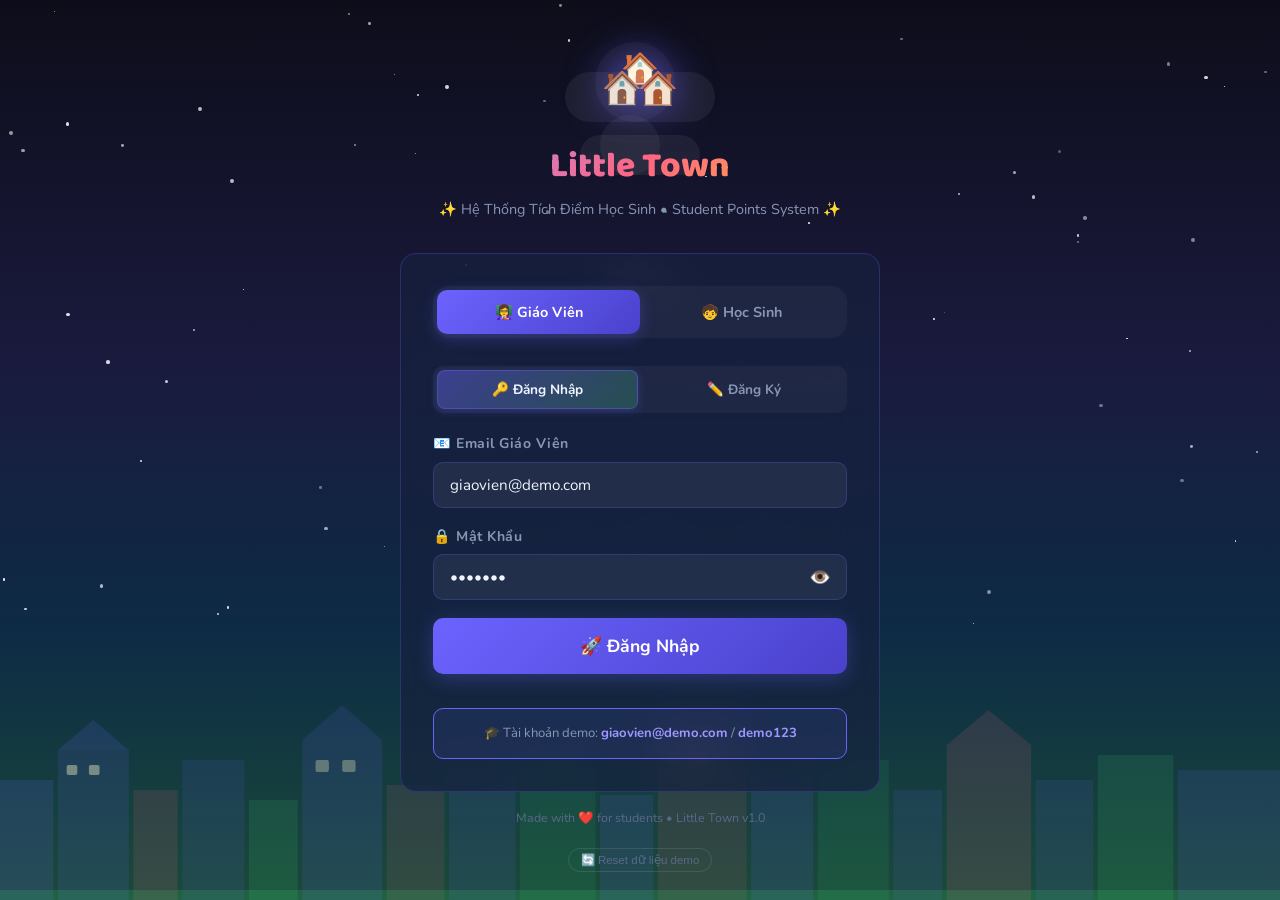
<file: index.html>
<!DOCTYPE html>
<html lang="vi">
<head>
  <meta charset="UTF-8">
  <meta name="viewport" content="width=device-width, initial-scale=1.0">
  <title>Little Town 🏘️ - Hệ Thống Tích Điểm Học Sinh</title>
  <meta name="description" content="Little Town - Trang web tích điểm học sinh thú vị với thú cưng, nhà cửa và con phố sôi động!">
  <link rel="stylesheet" href="css/main.css?v=3">
  <link rel="stylesheet" href="css/login.css?v=3">
  <link rel="stylesheet" href="css/shop.css?v=3">
</head>
<body>
  <div class="login-bg" id="loginBg">
    <!-- Stars -->
    <div class="stars-layer" id="starsLayer"></div>

    <!-- Animated clouds -->
    <div class="cloud" style="width:120px;height:40px;top:15%;--speed:18s;--delay:0s;"><div style="width:60px;height:60px;background:rgba(255,255,255,0.05);border-radius:50%;position:absolute;top:-20px;left:20px;"></div></div>
    <div class="cloud" style="width:80px;height:28px;top:30%;--speed:25s;--delay:-8s;"><div style="width:40px;height:40px;background:rgba(255,255,255,0.04);border-radius:50%;position:absolute;top:-12px;left:15px;"></div></div>
    <div class="cloud" style="width:150px;height:50px;top:8%;--speed:22s;--delay:-5s;"><div style="width:80px;height:80px;background:rgba(255,255,255,0.04);border-radius:50%;position:absolute;top:-30px;left:30px;"></div></div>

    <!-- Bottom town silhouette -->
    <div class="login-town-scene">
      <svg viewBox="0 0 1440 200" preserveAspectRatio="none" width="100%" height="100%">
        <!-- Buildings silhouette -->
        <rect x="0" y="80" width="60" height="120" fill="rgba(108,99,255,0.15)"/>
        <rect x="65" y="50" width="80" height="150" fill="rgba(108,99,255,0.12)"/>
        <rect x="150" y="90" width="50" height="110" fill="rgba(255,101,132,0.12)"/>
        <rect x="205" y="60" width="70" height="140" fill="rgba(108,99,255,0.1)"/>
        <rect x="280" y="100" width="55" height="100" fill="rgba(67,233,123,0.1)"/>
        <rect x="340" y="40" width="90" height="160" fill="rgba(108,99,255,0.12)"/>
        <rect x="435" y="85" width="65" height="115" fill="rgba(255,101,132,0.1)"/>
        <rect x="505" y="70" width="75" height="130" fill="rgba(108,99,255,0.1)"/>
        <rect x="585" y="55" width="85" height="145" fill="rgba(67,233,123,0.08)"/>
        <rect x="675" y="95" width="60" height="105" fill="rgba(108,99,255,0.12)"/>
        <rect x="740" y="35" width="100" height="165" fill="rgba(255,101,132,0.1)"/>
        <rect x="845" y="75" width="70" height="125" fill="rgba(108,99,255,0.12)"/>
        <rect x="920" y="60" width="80" height="140" fill="rgba(67,233,123,0.08)"/>
        <rect x="1005" y="90" width="55" height="110" fill="rgba(108,99,255,0.1)"/>
        <rect x="1065" y="45" width="95" height="155" fill="rgba(255,101,132,0.12)"/>
        <rect x="1165" y="80" width="65" height="120" fill="rgba(108,99,255,0.1)"/>
        <rect x="1235" y="55" width="85" height="145" fill="rgba(67,233,123,0.1)"/>
        <rect x="1325" y="70" width="115" height="130" fill="rgba(108,99,255,0.12)"/>
        <!-- Roof triangles -->
        <polygon points="65,50 105,20 145,50" fill="rgba(108,99,255,0.15)"/>
        <polygon points="340,40 385,5 430,40" fill="rgba(108,99,255,0.12)"/>
        <polygon points="740,35 790,0 840,35" fill="rgba(255,101,132,0.12)"/>
        <polygon points="1065,45 1112,10 1160,45" fill="rgba(255,101,132,0.12)"/>
        <!-- Ground -->
        <rect x="0" y="190" width="1440" height="10" fill="rgba(67,233,123,0.15)"/>
        <!-- Windows lit up -->
        <rect x="75" y="65" width="12" height="10" rx="2" fill="rgba(255,255,200,0.4)"/>
        <rect x="100" y="65" width="12" height="10" rx="2" fill="rgba(255,255,200,0.4)"/>
        <rect x="355" y="60" width="15" height="12" rx="2" fill="rgba(255,255,200,0.3)"/>
        <rect x="385" y="60" width="15" height="12" rx="2" fill="rgba(255,255,200,0.3)"/>
        <rect x="750" y="50" width="18" height="14" rx="2" fill="rgba(255,255,200,0.3)"/>
        <rect x="780" y="50" width="18" height="14" rx="2" fill="rgba(255,255,200,0.3)"/>
      </svg>
    </div>

    <!-- Main Login Card -->
    <div class="login-container">
      <div class="login-logo">
        <span class="login-logo-icon">🏘️</span>
        <div class="login-logo-title">Little Town</div>
        <div class="login-logo-sub">✨ Hệ Thống Tích Điểm Học Sinh • Student Points System ✨</div>
      </div>

      <div class="glass login-card">
        <!-- Tabs -->
        <div class="login-tabs">
          <button class="login-tab active" id="tabTeacher" onclick="switchLoginTab('teacher')">
            👩‍🏫 Giáo Viên
          </button>
          <button class="login-tab" id="tabStudent" onclick="switchLoginTab('student')">
            🧒 Học Sinh
          </button>
        </div>

        <!-- Teacher Login / Register -->
        <div id="teacherPanel">
          <!-- Sub-tabs: Đăng nhập | Đăng ký -->
          <div class="teacher-subtabs">
            <button class="teacher-subtab active" id="subTabLogin" onclick="switchTeacherSubTab('login')">
              🔑 Đăng Nhập
            </button>
            <button class="teacher-subtab" id="subTabRegister" onclick="switchTeacherSubTab('register')">
              ✏️ Đăng Ký
            </button>
          </div>

          <!-- LOGIN FORM -->
          <div id="teacherLoginForm" class="teacher-form">
            <div class="input-group">
              <label>📧 Email Giáo Viên</label>
              <input class="input" type="email" id="teacherEmail" placeholder="giaovien@truong.edu.vn" value="giaovien@demo.com">
            </div>
            <div class="input-group">
              <label>🔒 Mật Khẩu</label>
              <div class="input-password-wrap">
                <input class="input" type="password" id="teacherPass" placeholder="••••••••" value="demo123">
                <button type="button" class="pass-toggle-btn" onclick="togglePass('teacherPass',this)" title="Hiện/ẩn mật khẩu">👁️</button>
              </div>
            </div>
            <button class="btn btn-primary btn-block btn-lg" onclick="loginTeacher()" id="loginTeacherBtn">
              🚀 Đăng Nhập
            </button>
            <div class="demo-hint">
              🎓 Tài khoản demo: <strong>giaovien@demo.com</strong> / <strong>demo123</strong>
            </div>
          </div>

          <!-- REGISTER FORM -->
          <div id="teacherRegisterForm" class="teacher-form" style="display:none;">
            <div class="input-group">
              <label>👩‍🏫 Họ và tên</label>
              <input class="input" type="text" id="regName" placeholder="Nguyễn Thị Lan">
            </div>
            <div class="input-group">
              <label>📧 Email</label>
              <input class="input" type="email" id="regEmail" placeholder="giaovien@truong.edu.vn">
            </div>
            <div class="input-group">
              <label>🔒 Mật khẩu</label>
              <div class="input-password-wrap">
                <input class="input" type="password" id="regPass" placeholder="Tối thiểu 6 ký tự">
                <button type="button" class="pass-toggle-btn" onclick="togglePass('regPass',this)" title="Hiện/ẩn">👁️</button>
              </div>
            </div>
            <div class="input-group">
              <label>🔒 Xác nhận mật khẩu</label>
              <div class="input-password-wrap">
                <input class="input" type="password" id="regPassConfirm" placeholder="Nhập lại mật khẩu">
                <button type="button" class="pass-toggle-btn" onclick="togglePass('regPassConfirm',this)" title="Hiện/ẩn">👁️</button>
              </div>
            </div>
            <button class="btn btn-accent btn-block btn-lg" onclick="registerTeacher()" id="registerTeacherBtn">
              🎉 Tạo Tài Khoản
            </button>
          </div>
        </div>

        <!-- Student Login -->
        <div id="studentPanel" style="display:none;">
          <div id="studentMethodSelect">
            <p style="text-align:center;color:var(--text-muted);font-size:0.88rem;margin-bottom:16px;">
              Chọn cách đăng nhập của bạn 👇
            </p>
            <div class="student-login-methods">
              <div class="student-method-card" onclick="showStudentMethod('class')">
                <div class="student-method-icon">🏫</div>
                <div class="student-method-label">Chọn Lớp & Tên</div>
                <div class="student-method-desc">Tìm lớp và chọn tên học sinh</div>
              </div>
              <div class="student-method-card" onclick="showStudentMethod('link')">
                <div class="student-method-icon">🔗</div>
                <div class="student-method-label">Nhập Link</div>
                <div class="student-method-desc">Dán link đăng nhập từ giáo viên</div>
              </div>
            </div>
          </div>

          <!-- Class picker -->
          <div id="studentClassPicker" style="display:none;">
            <div class="back-btn" onclick="backToMethod()">← Quay lại</div>
            <div class="class-picker" id="classPicker"></div>
          </div>

          <!-- Student list -->
          <div id="studentListView" style="display:none;">
            <div class="back-btn" onclick="backToClassPicker()">← Chọn lớp khác</div>
            <div style="margin-bottom:12px; font-weight:700; font-size:0.9rem;">Chọn tên của bạn:</div>
            <div class="student-list-small" id="studentListSmall"></div>
          </div>

          <!-- Link input -->
          <div id="studentLinkInput" style="display:none;">
            <div class="back-btn" onclick="backToMethod()">← Quay lại</div>
            <div class="input-group">
              <label>🔗 Link đăng nhập</label>
              <input class="input" type="text" id="studentLinkVal" placeholder="Dán link đăng nhập vào đây...">
            </div>
            <button class="btn btn-accent btn-block mt-12" onclick="loginByLink()">
              ✅ Đăng Nhập
            </button>
          </div>
        </div>
      </div>

      <!-- Footer -->
      <div style="text-align:center;margin-top:16px;font-size:0.78rem;color:var(--text-dim);">
        Made with ❤️ for students • Little Town v1.0
        <br><br>
        <button onclick="resetDemo()" style="background:none;border:1px solid rgba(255,255,255,0.1);color:var(--text-dim);padding:4px 12px;border-radius:20px;font-size:0.72rem;cursor:pointer;transition:all 0.2s;" 
          onmouseover="this.style.borderColor='rgba(255,255,255,0.3)';this.style.color='var(--text-muted)'"
          onmouseout="this.style.borderColor='rgba(255,255,255,0.1)';this.style.color='var(--text-dim)'">
          🔄 Reset dữ liệu demo
        </button>
      </div>
    </div>
  </div>

  <!-- Toast -->
  <div id="toast-container"></div>

  <script src="js/data.js?v=10"></script>
  <script src="js/sync.js?v=10"></script>
  <script src="js/auth.js?v=10"></script>
  <script>
    // ---- INIT (load from server first, then init) ----
    async function bootApp() {
      // Load dữ liệu từ server nếu đang chạy qua http://
      await SYNC.load();

      // Áp theme mới nhất từ server
      const t = localStorage.getItem('lt_theme') || 'dark';
      if (t === 'light') {
        document.body.classList.add('light-mode');
      } else {
        document.body.classList.remove('light-mode');
      }

      AUTH.initDefaultData();

      // Check nếu có token học sinh trong URL (lần đầu click link)
      const studentToken = AUTH.checkStudentToken();
      if (studentToken) {
        const result = AUTH.studentLogin(studentToken);
        if (result.success) {
          // Xóa token ra khỏi URL để gọn hơn (không ảnh hưởng localStorage)
          window.history.replaceState({}, '', window.location.pathname);
          window.location.href = 'student.html';
          return;
        } else {
          // Hiện thông báo lỗi nhẹ
          setTimeout(() => showToast('Không tìm thấy tài khoản. Vui lòng liên hệ giáo viên!', 'error'), 300);
        }
      }

      // Check nếu thiết bị này đã từng đăng nhập (auto-login bằng device ID)
      const deviceStudentId = AUTH.getDeviceStudentId();
      if (deviceStudentId) {
        const result = AUTH.studentLogin(deviceStudentId);
        if (result.success) {
          window.location.href = 'student.html';
          return;
        } else {
          // ID không còn tồn tại, xóa bộ nhớ thiết bị
          AUTH.clearDeviceStudent();
        }
      }

      // Check nếu đã đăng nhập (session còn tồn tại)
      if (AUTH.getCurrentTeacher()) { window.location.href = 'teacher.html'; return; }
      if (AUTH.getCurrentStudent()) { window.location.href = 'student.html'; return; }
    }
    bootApp();

    // ---- Áp theme lưu trước ----
    const _savedTheme = localStorage.getItem('lt_theme') || 'dark';
    if (_savedTheme === 'light') document.body.classList.add('light-mode');

    // ---- STARS ANIMATION ----
    const starsLayer = document.getElementById('starsLayer');
    for (let i = 0; i < 80; i++) {
      const star = document.createElement('div');
      star.className = 'star-dot';
      const size = Math.random() * 3 + 1;
      star.style.cssText = `
        width:${size}px; height:${size}px;
        left:${Math.random() * 100}%; top:${Math.random() * 70}%;
        --dur:${2 + Math.random() * 3}s; --delay:${Math.random() * 4}s;
        opacity:${0.3 + Math.random() * 0.7};
      `;
      starsLayer.appendChild(star);
    }

    // ---- TAB SWITCH (main: teacher/student) ----
    function switchLoginTab(tab) {
      document.getElementById('teacherPanel').style.display = tab === 'teacher' ? 'block' : 'none';
      document.getElementById('studentPanel').style.display = tab === 'student' ? 'block' : 'none';
      document.getElementById('tabTeacher').className = 'login-tab' + (tab === 'teacher' ? ' active' : '');
      document.getElementById('tabStudent').className = 'login-tab' + (tab === 'student' ? ' active' : '');
    }

    // ---- TEACHER SUB-TAB: Đăng nhập / Đăng ký ----
    function switchTeacherSubTab(mode) {
      const isLogin = mode === 'login';
      document.getElementById('teacherLoginForm').style.display   = isLogin ? 'block' : 'none';
      document.getElementById('teacherRegisterForm').style.display = isLogin ? 'none'  : 'block';
      document.getElementById('subTabLogin').className    = 'teacher-subtab' + (isLogin ? ' active' : '');
      document.getElementById('subTabRegister').className = 'teacher-subtab' + (!isLogin ? ' active' : '');
      // Clear form khi chuyển tab
      if (!isLogin) {
        document.getElementById('regName').value = '';
        document.getElementById('regEmail').value = '';
        document.getElementById('regPass').value = '';
        document.getElementById('regPassConfirm').value = '';
      }
    }

    // ---- TEACHER LOGIN ----
    function loginTeacher() {
      const email = document.getElementById('teacherEmail').value.trim();
      const pass = document.getElementById('teacherPass').value;
      if (!email || !pass) { showToast('Vui lòng nhập đầy đủ thông tin!', 'error'); return; }

      const btn = document.getElementById('loginTeacherBtn');
      btn.textContent = '⏳ Đang đăng nhập...'; btn.disabled = true;

      setTimeout(() => {
        const result = AUTH.teacherLogin(email, pass);
        if (result.success) {
          showToast('Chào mừng, ' + result.teacher.name + '! 👩‍🏫', 'success');
          setTimeout(() => window.location.href = 'teacher.html', 800);
        } else {
          showToast(result.error, 'error');
          btn.textContent = '🚀 Đăng Nhập'; btn.disabled = false;
        }
      }, 400);
    }
    document.getElementById('teacherPass').addEventListener('keypress', e => e.key === 'Enter' && loginTeacher());

    // ---- TEACHER REGISTER ----
    function registerTeacher() {
      const name  = document.getElementById('regName').value.trim();
      const email = document.getElementById('regEmail').value.trim().toLowerCase();
      const pass  = document.getElementById('regPass').value;
      const pass2 = document.getElementById('regPassConfirm').value;

      // Validate
      if (!name)  { showToast('Vui lòng nhập họ tên!', 'error'); return; }
      if (!email) { showToast('Vui lòng nhập email!', 'error'); return; }
      if (!/^[^@]+@[^@]+\.[^@]+$/.test(email)) { showToast('Email không hợp lệ!', 'error'); return; }
      if (!pass)  { showToast('Vui lòng nhập mật khẩu!', 'error'); return; }
      if (pass.length < 6) { showToast('Mật khẩu tối thiểu 6 ký tự!', 'error'); return; }
      if (pass !== pass2)  { showToast('Mật khẩu xác nhận không khớp!', 'error'); return; }

      const btn = document.getElementById('registerTeacherBtn');
      btn.textContent = '⏳ Đang tạo tài khoản...'; btn.disabled = true;

      setTimeout(() => {
        const result = AUTH.teacherRegister({ name, email, password: pass });
        if (result.success) {
          showToast('Tài khoản đã được tạo! Chào mừng ' + name + ' 🎉', 'success');
          setTimeout(() => window.location.href = 'teacher.html', 900);
        } else {
          showToast(result.error, 'error');
          btn.textContent = '🎉 Tạo Tài Khoản'; btn.disabled = false;
        }
      }, 500);
    }
    document.getElementById('regPassConfirm').addEventListener('keypress', e => e.key === 'Enter' && registerTeacher());


    // ---- STUDENT LOGIN METHODS ----
    function showStudentMethod(method) {
      document.getElementById('studentMethodSelect').style.display = 'none';
      if (method === 'class') {
        loadClasses();
        document.getElementById('studentClassPicker').style.display = 'block';
      } else {
        document.getElementById('studentLinkInput').style.display = 'block';
      }
    }

    function backToMethod() {
      document.getElementById('studentClassPicker').style.display = 'none';
      document.getElementById('studentListView').style.display = 'none';
      document.getElementById('studentLinkInput').style.display = 'none';
      document.getElementById('studentMethodSelect').style.display = 'block';
    }

    function backToClassPicker() {
      document.getElementById('studentListView').style.display = 'none';
      document.getElementById('studentClassPicker').style.display = 'block';
    }

    function loadClasses() {
      const classes = DB.getClasses();
      const students = DB.getStudents();
      const picker = document.getElementById('classPicker');
      picker.innerHTML = classes.length === 0 ? '<div class="empty-state"><div class="empty-state-icon">📭</div><div class="empty-state-text">Chưa có lớp nào</div></div>' : 
        classes.map(cls => {
          const count = students.filter(s => s.classId === cls.id).length;
          return `<div class="class-item" onclick="loadStudents('${cls.id}', '${cls.name}')">
            <span class="class-item-icon">🏫</span>
            <div>
              <div class="class-item-name">${cls.name}</div>
              <div class="class-item-count">${count} học sinh</div>
            </div>
            <span style="margin-left:auto;color:var(--text-dim)">›</span>
          </div>`;
        }).join('');
    }

    function loadStudents(classId, className) {
      const students = DB.getStudents().filter(s => s.classId === classId);
      document.getElementById('studentClassPicker').style.display = 'none';
      document.getElementById('studentListView').style.display = 'block';

      const listEl = document.getElementById('studentListSmall');
      const genders = { male: '👦', female: '👧' };
      listEl.innerHTML = students.length === 0 ? '<div class="empty-state"><div class="empty-state-text">Chưa có học sinh nào</div></div>' :
        students.map(s => `
          <div class="student-item-login" onclick="loginAsStudent('${s.id}')">
            <div class="student-avatar-sm">${s.gender ? genders[s.gender] : '🧒'}</div>
            <div class="student-name-sm">${s.name}</div>
            <div class="student-pts-sm">⭐ ${s.points || 0}</div>
          </div>
        `).join('');
    }

    function loginAsStudent(studentId) {
      const result = AUTH.studentLogin(studentId);
      if (result.success) {
        showToast('Chào ' + result.student.name + '! 🎉', 'success');
        setTimeout(() => window.location.href = 'student.html', 600);
      } else {
        showToast(result.error, 'error');
      }
    }

    function loginByLink() {
      const val = document.getElementById('studentLinkVal').value.trim();
      if (!val) { showToast('Vui lòng dán link vào!', 'error'); return; }
      try {
        const url = new URL(val);
        const token = url.searchParams.get('student');
        if (!token) throw new Error();
        const studentId = atob(token);
        loginAsStudent(studentId);
      } catch (e) {
        showToast('Link không hợp lệ!', 'error');
      }
    }

    // ---- TOAST ----
    function showToast(msg, type = 'info') {
      const icons = { success: '✅', error: '❌', info: 'ℹ️' };
      const el = document.createElement('div');
      el.className = `toast toast-${type}`;
      el.innerHTML = `<span>${icons[type]}</span> ${msg}`;
      document.getElementById('toast-container').appendChild(el);
      setTimeout(() => el.remove(), 3100);
    }

    // ---- TOGGLE PASSWORD VISIBILITY ----
    function togglePass(inputId, btn) {
      const input = document.getElementById(inputId);
      if (input.type === 'password') {
        input.type = 'text';
        btn.textContent = '🙈';
      } else {
        input.type = 'password';
        btn.textContent = '👁️';
      }
    }

    // ---- RESET DEMO ----
    async function resetDemo() {
      if (!confirm('⚠️ Bạn chắc chắn muốn xóa toàn bộ dữ liệu và reset về demo ban đầu?')) return;
      // Reset trên server (nếu chạy qua http)
      await SYNC.reset();
      // Reset tất cả dữ liệu (cả auth state)
      ['lt_initialized','lt_teachers','lt_classes','lt_students','lt_history',
       'lt_current_teacher','lt_current_student','lt_deleted_students','lt_deleted_classes',
       'lt_messages','lt_deleted_messages']
        .forEach(k => localStorage.removeItem(k));
      showToast('Đã reset! Đang tải lại...', 'info');
      setTimeout(() => window.location.reload(), 800);
    }
  </script>
</body>
</html>
</file>
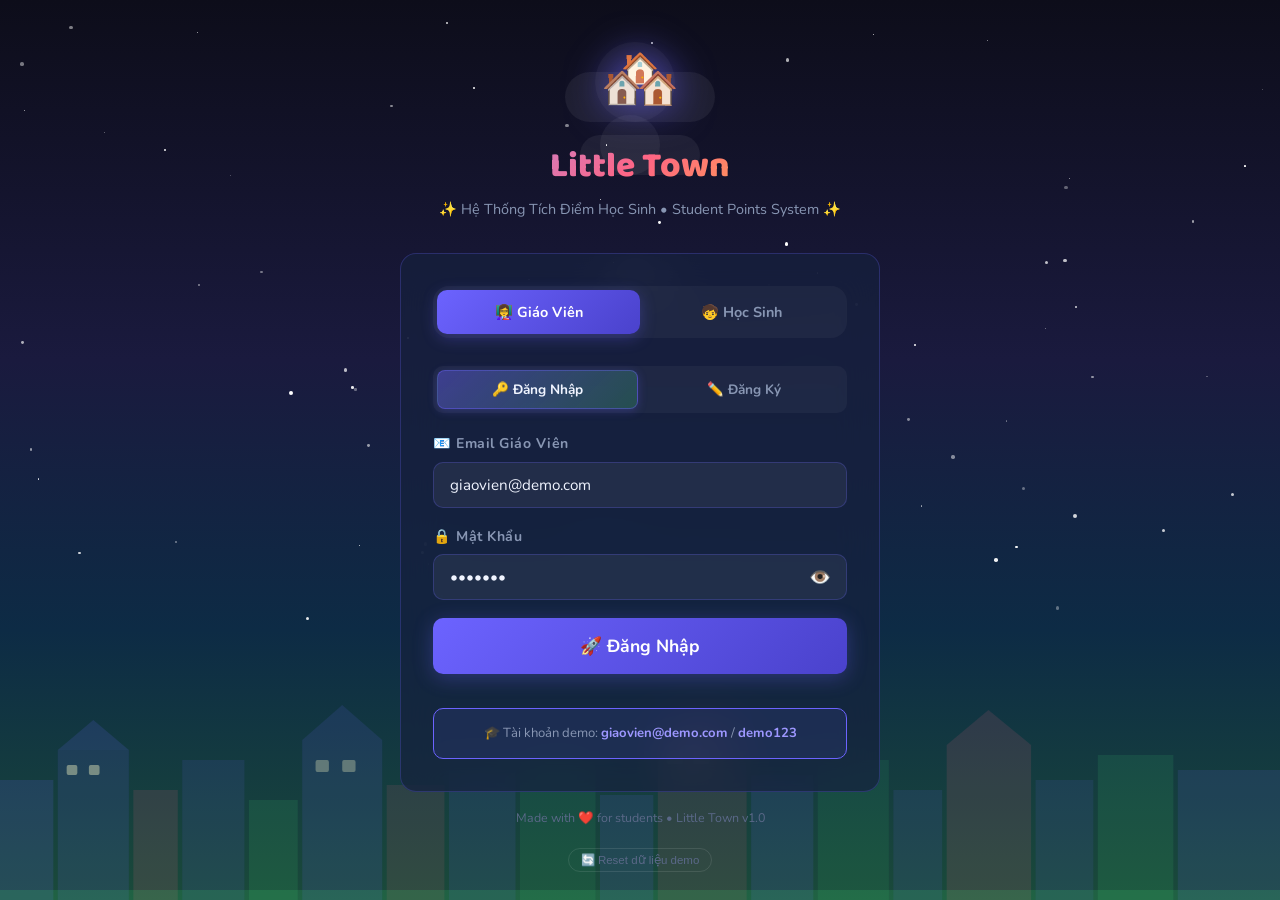
<file: student.html>
<!DOCTYPE html>
<html lang="vi">
<head>
  <meta charset="UTF-8">
  <meta name="viewport" content="width=device-width, initial-scale=1.0">
  <title>Little Town 🏘️ - Nhà của bạn</title>
  <meta name="description" content="Little Town - Student Home">
  <link rel="stylesheet" href="css/main.css?v=3">
  <link rel="stylesheet" href="css/student.css?v=3">
  <link rel="stylesheet" href="css/shop.css?v=3">
  <style>
    .remove-handle {
      position: absolute;
      top: -4px; left: -4px;
      width: 16px; height: 16px;
      background: #E74C3C;
      color: white;
      border-radius: 50%;
      cursor: pointer;
      display: flex;
      align-items: center;
      justify-content: center;
      font-size: 8px;
      font-weight: bold;
      opacity: 0;
      transition: opacity 0.2s;
      z-index: 11;
      border: 2px solid white;
      box-shadow: 0 2px 6px rgba(0,0,0,0.4);
    }
    .room-furniture-item:hover .remove-handle {
      opacity: 1;
    }
    .rotate-handle {
      position: absolute;
      top: -4px; right: -4px;
      width: 16px; height: 16px;
      background: #F7971E;
      color: white;
      border-radius: 50%;
      cursor: pointer;
      display: flex;
      align-items: center;
      justify-content: center;
      font-size: 8px;
      font-weight: bold;
      opacity: 0;
      transition: opacity 0.2s;
      z-index: 11;
      border: 2px solid white;
      box-shadow: 0 2px 6px rgba(0,0,0,0.4);
    }
    .room-furniture-item:hover .rotate-handle {
      opacity: 1;
    }
    .flip-handle {
      position: absolute;
      bottom: -4px; left: -4px;
      width: 16px; height: 16px;
      background: #3498DB;
      color: white;
      border-radius: 50%;
      cursor: pointer;
      display: flex;
      align-items: center;
      justify-content: center;
      font-size: 8px;
      font-weight: bold;
      opacity: 0;
      transition: opacity 0.2s;
      z-index: 11;
      border: 2px solid white;
      box-shadow: 0 2px 6px rgba(0,0,0,0.4);
    }
    .room-furniture-item:hover .flip-handle {
      opacity: 1;
    }
    .room-furniture-item {
      position: absolute !important;
      display: inline-block;
      user-select: none;
      touch-action: none;
    }
    .room-furniture-item.resizing, .room-furniture-item.dragging {
      animation: none !important;
    }
    
    /* Special Match-3 Tile effects */
    .board-tile.special-tile {
      box-shadow: inset 0 0 10px rgba(255, 255, 255, 0.4);
      animation: specialGlow 1.5s infinite alternate;
    }
    .board-tile.special-row::before {
      content: '';
      position: absolute;
      left: 0; right: 0; top: calc(50% - 2px);
      height: 4px;
      background: linear-gradient(to right, transparent, #FFF, transparent);
      box-shadow: 0 0 8px #FFF;
      pointer-events: none;
      z-index: 2;
    }
    .board-tile.special-col::before {
      content: '';
      position: absolute;
      top: 0; bottom: 0; left: calc(50% - 2px);
      width: 4px;
      background: linear-gradient(to bottom, transparent, #FFF, transparent);
      box-shadow: 0 0 8px #FFF;
      pointer-events: none;
      z-index: 2;
    }
    .board-tile.special-bomb {
      background: rgba(231, 76, 60, 0.25) !important;
      border: 2px solid #E74C3C;
      animation: bombPulse 0.8s infinite alternate !important;
    }
    .board-tile.special-bomb::after {
      content: '💣';
      position: absolute;
      font-size: 0.9rem;
      bottom: 2px;
      right: 2px;
      z-index: 3;
    }
    @keyframes specialGlow {
      0% { box-shadow: inset 0 0 6px rgba(255,255,255,0.2), 0 0 4px rgba(255,255,255,0.1); }
      100% { box-shadow: inset 0 0 16px rgba(255,255,255,0.6), 0 0 12px rgba(255,255,255,0.4); }
    }
    @keyframes bombPulse {
      0% { transform: scale(1); box-shadow: 0 0 5px rgba(231, 76, 60, 0.5); }
      100% { transform: scale(0.92); box-shadow: 0 0 15px rgba(231, 76, 60, 0.9); }
    }
  </style>
</head>
<body>
<!-- ===== TOP NAVIGATION ===== -->
<nav class="top-nav" id="studentNav">
  <div class="nav-logo">🏘️ Little Town</div>
  <div class="nav-menu">
    <button class="nav-btn active" id="navHome" onclick="switchView('home')">🏠 Nhà</button>
    <button class="nav-btn" id="navStreet" onclick="switchView('street')">🏘️ Phố</button>
    <button class="nav-btn" id="navShop" onclick="switchView('shop')">🛍️ Cửa hàng</button>
    <button class="nav-btn" id="navGame" onclick="switchView('game')">🎮 Giải trí</button>
  </div>
  <div class="nav-student">
    <button class="btn btn-ghost btn-sm" id="btnAudioMute" onclick="window.toggleMute()" title="Tắt/Bật âm thanh" style="padding:6px 10px; font-size:1.05rem; border-radius:50%; margin-right:4px;">🔊</button>
    <div class="nav-points" id="navPoints">⭐ 0</div>
    <div class="nav-student-name" id="navName">Loading...</div>
    <div style="position:relative;display:inline-block;">
      <button class="btn btn-ghost btn-sm" onclick="logout()" title="Thoát (thiết bị nhớ tài khoản, lần sau tự vào)" style="padding:6px 12px;font-size:0.78rem;">🚪</button>
    </div>
  </div>
</nav>

<nav class="top-nav" id="teacherModeNav" style="display:none; background: linear-gradient(135deg, var(--warm), #E65C00); border-bottom: 2px solid var(--warm-light); color: white;">
  <div class="nav-logo" style="color: white; font-weight: 800; display:flex; align-items:center; gap:8px;">
    <span>🛠️ Chế độ Giáo viên</span>
    <span id="teacherModeClassLabel" style="font-size:0.75rem; background:rgba(0,0,0,0.3); padding:2px 8px; border-radius:20px; font-weight:normal;">Lớp: -</span>
  </div>
  <div style="font-weight:700; font-size:0.9rem;" id="teacherModeName">Đang xem con phố</div>
  <div>
    <button class="btn btn-ghost btn-sm" onclick="exitTeacherMode()" style="color:white; border-color:white; font-weight:bold; background:rgba(255,255,255,0.1); padding:8px 16px;">
      🚪 Quay lại Bảng điều khiển
    </button>
  </div>
</nav>

<!-- ===== STUDENT MAIN ===== -->
<div class="student-main">

  <!-- ===================== HOME VIEW ===================== -->
  <div class="view active home-view" id="viewHome">
    <!-- Room Hero -->
    <div class="home-hero">
      <div class="room-bg bedroom">
        <div class="room-walls"></div>
        <div class="room-wall-pattern"></div>
        <div class="room-floor-pattern"></div>

        <!-- Window -->
        <div class="room-window">
          <div class="window-outside">☀️🌳</div>
        </div>

        <!-- Furniture in room -->
        <div class="room-furniture-area" id="roomFurniture"></div>

        <!-- Pet(s) -->
        <div id="roomPets"></div>

        <!-- Character -->
        <div class="room-character" id="roomCharacter">
          <div class="char-tooltip" id="charTooltip">Xin chào! 👋</div>
          <!-- Character rendered here by JS -->
        </div>
      </div>

      <!-- Room tabs -->
      <div class="room-tabs">
        <button class="room-tab-btn active" id="roomTabBedroom" onclick="switchRoomTab('bedroom')">🛏️ Phòng ngủ</button>
        <button class="room-tab-btn" id="roomTabLiving" onclick="switchRoomTab('living')">🛋️ Phòng khách</button>
        <button class="room-tab-btn" id="roomTabKitchen" onclick="switchRoomTab('kitchen')">🍳 Bếp</button>
      </div>
    </div>

    <!-- Dashboard grid -->
    <div class="home-grid">
      <!-- Pet Panel -->
      <div class="glass home-panel pet-panel">
        <div class="panel-title">
          <span class="panel-title-icon">🐾</span>
          Thú Cưng của tôi
          <span id="petCount" style="margin-left:auto;font-size:0.8rem;color:var(--text-muted);">0/3</span>
        </div>
        <div class="pets-container" id="petsContainer">
          <div class="empty-state">
            <div class="empty-state-icon">🐾</div>
            <div class="empty-state-text">Chưa có thú cưng. Ghé cửa hàng để mua!</div>
          </div>
        </div>
      </div>

      <!-- Outfit Panel -->
      <div class="glass home-panel outfit-panel">
        <div class="panel-title">
          <span class="panel-title-icon">👗</span>
          Trang Phục Nhân Vật
        </div>
        <div class="character-display" id="outfitDisplay">
          <div id="outfitCharPreview" style="flex-shrink:0;"></div>
          <div class="outfit-slots" id="outfitSlots"></div>
        </div>
        <button class="btn btn-primary btn-sm btn-block" onclick="openOutfitModal()">
          ✨ Thay đồ
        </button>
      </div>
    </div>

    <!-- Inventory Panel -->
    <div class="glass home-panel inventory-panel" style="margin-bottom:20px;">
      <div class="panel-title" style="margin-bottom:8px;">
        <span class="panel-title-icon">🎒</span>
        Ba Lô của tôi
        <button class="btn btn-warm btn-sm" style="margin-left:auto;" onclick="switchView('shop')">🛍️ Mua thêm</button>
      </div>
      <!-- Inventory Categorized Tabs -->
      <div class="tab-nav" id="inventoryTabs" style="margin-bottom:12px; gap:4px; padding:4px; background: rgba(255,255,255,0.02); border-radius:8px; display:flex; flex-wrap:wrap;">
        <button class="tab-btn active" data-tab="all" onclick="switchInventoryTab('all')" style="padding: 6px 10px; font-size: 0.75rem; flex:1;">🎒 Tất cả</button>
        <button class="tab-btn" data-tab="furniture" onclick="switchInventoryTab('furniture')" style="padding: 6px 10px; font-size: 0.75rem; flex:1;">🛋️ Nội thất</button>
        <button class="tab-btn" data-tab="food" onclick="switchInventoryTab('food')" style="padding: 6px 10px; font-size: 0.75rem; flex:1;">🍖 Đồ ăn</button>
        <button class="tab-btn" data-tab="clothes" onclick="switchInventoryTab('clothes')" style="padding: 6px 10px; font-size: 0.75rem; flex:1;">👕 Trang phục</button>
      </div>
      <div class="inventory-grid" id="inventoryGrid">
        <div class="empty-state" style="grid-column:1/-1;">
          <div class="empty-state-text">Túi đồ trống. Mua vật phẩm từ cửa hàng!</div>
        </div>
      </div>
    </div>
  </div>

  <!-- ===================== STREET VIEW ===================== -->
  <div class="view" id="viewStreet">
    <div class="street-view">
      <!-- Sky -->
      <div class="street-sky"></div>
      <div class="street-sun"></div>

      <!-- Birds -->
      <div class="street-bird" style="top:12%;--speed:18s;--delay:0s;">🐦</div>
      <div class="street-bird" style="top:18%;--speed:22s;--delay:-7s;">🐦</div>
      <div class="street-bird" style="top:8%;--speed:15s;--delay:-3s;">🐦</div>

      <!-- Clouds -->
      <div style="position:absolute;top:10%;font-size:3rem;animation:cloudMove 20s linear infinite;opacity:0.3;">☁️</div>
      <div style="position:absolute;top:22%;font-size:2rem;animation:cloudMove 28s linear infinite;animation-delay:-10s;opacity:0.2;">☁️</div>
      <div style="position:absolute;top:5%;font-size:4rem;animation:cloudMove 25s linear infinite;animation-delay:-5s;opacity:0.15;">☁️</div>

      <!-- Trees & Lamps -->
      <div class="street-tree" style="left:5%;--delay:0s;">🌳</div>
      <div class="street-tree" style="left:25%;--delay:0.5s;">🌲</div>
      <div class="street-tree" style="left:65%;--delay:1s;">🌳</div>
      <div class="street-tree" style="left:88%;--delay:0.3s;">🌲</div>

      <!-- Lampposts -->
      <div class="street-lamp" style="left:15%;"><div class="lamp-pole"></div><div class="lamp-base"></div></div>
      <div class="street-lamp" style="left:45%;"><div class="lamp-pole"></div><div class="lamp-base"></div></div>
      <div class="street-lamp" style="left:75%;"><div class="lamp-pole"></div><div class="lamp-base"></div></div>

      <!-- Houses Row -->
      <div class="houses-row" id="housesRow"></div>

      <!-- Walking character on street -->
      <div class="street-character" id="streetWalkChar"></div>

      <!-- Ground elements -->
      <div class="street-grass"></div>
      <div class="street-sidewalk"></div>
      <div class="street-road"></div>

      <!-- Street sign -->
      <div style="position:absolute;bottom:160px;left:50%;transform:translateX(-50%);z-index:20;text-align:center;pointer-events:none;">
        <div style="background: linear-gradient(135deg, var(--primary), var(--primary-dark)); border: 2px solid var(--accent); color: #FFFFFF; padding: 8px 24px; border-radius: 30px; font-size: 1.1rem; font-weight: 800; font-family: var(--font-title); box-shadow: 0 4px 15px rgba(0,0,0,0.3); text-shadow: 0 1px 2px rgba(0,0,0,0.4); display: inline-flex; align-items: center; gap: 8px;" id="streetClassName">🏘️ Con Phố của Lớp</div>
      </div>
    </div>
  </div>

  <!-- ===================== SHOP VIEW ===================== -->
  <div class="view" id="viewShop">
    <div class="shop-view">
      <div class="section-header">
        <div class="section-title">🛍️ <span>Khu Mua Sắm</span></div>
        <div class="points-badge">
          <span class="star">⭐</span>
          <span id="shopPoints">0</span> điểm
        </div>
      </div>

      <!-- Shop Selector -->
      <div class="shop-selector">
        <div class="shop-selector-card active" id="shopCard-pets" onclick="selectShop('pets')">
          <div class="shop-selector-icon">🐾</div>
          <div class="shop-selector-name">Thú Cưng</div>
          <div class="shop-selector-count">10 loại</div>
        </div>
        <div class="shop-selector-card" id="shopCard-food" onclick="selectShop('food')">
          <div class="shop-selector-icon">🍖</div>
          <div class="shop-selector-name">Đồ Ăn</div>
          <div class="shop-selector-count">15 loại</div>
        </div>
        <div class="shop-selector-card" id="shopCard-clothes" onclick="selectShop('clothes')">
          <div class="shop-selector-icon">👗</div>
          <div class="shop-selector-name">Quần Áo</div>
          <div class="shop-selector-count">200 loại</div>
        </div>
        <div class="shop-selector-card" id="shopCard-accessories" onclick="selectShop('accessories')">
          <div class="shop-selector-icon">💍</div>
          <div class="shop-selector-name">Phụ Kiện</div>
          <div class="shop-selector-count">80 loại</div>
        </div>
        <div class="shop-selector-card" id="shopCard-furniture" onclick="selectShop('furniture')">
          <div class="shop-selector-icon">🛋️</div>
          <div class="shop-selector-name">Nội Thất</div>
          <div class="shop-selector-count">100 loại</div>
        </div>
        <div class="shop-selector-card" id="shopCard-decor" onclick="selectShop('decor')">
          <div class="shop-selector-icon">🌸</div>
          <div class="shop-selector-name">Trang Trí</div>
          <div class="shop-selector-count">60 loại</div>
        </div>
      </div>

      <!-- Shop Content -->
      <div class="shop-content-area glass">
        <div class="shop-header">
          <span class="shop-header-icon" id="currentShopIcon">🐾</span>
          <div>
            <div class="shop-header-name" id="currentShopName">Cửa Hàng Thú Cưng</div>
            <div class="shop-header-desc" id="currentShopDesc">Chọn bạn đồng hành lý tưởng</div>
          </div>
          <div class="shop-filter" id="shopFilterArea"></div>
        </div>
        <div class="shop-items-grid">
          <div class="shop-grid" id="shopItemsGrid"></div>
        </div>
      </div>
    </div>
  </div>

  <!-- ===================== GAME VIEW ===================== -->
  <div class="view" id="viewGame">
    <div class="game-view-container">
      <div class="section-header">
        <div class="section-title">🎮 <span>Hành Trình Tri Thức</span></div>
        <div class="game-lives-container">
          <div class="game-lives-badge" id="gameLivesDisplay">❤️ 3/3</div>
          <div class="game-timer-badge" id="gameRegenTimer" style="display: none;">Hồi phục: 15:00</div>
          <button class="btn btn-sm btn-warning" onclick="buyGameLife()">Mua lượt (+1 ❤️): 10 ⭐</button>
        </div>
      </div>

      <div class="game-layout">
        <!-- Left: Level list -->
        <div class="game-levels-panel glass">
          <h3>Màn Chơi</h3>
          <div class="levels-list" id="gameLevelsList">
            <!-- Rendered by JS -->
          </div>
        </div>

        <!-- Right: Board or Level start preview -->
        <div class="game-board-panel glass">
          <div id="gameStartScreen" class="game-screen">
            <!-- Level info preview before start -->
            <div class="level-intro">
              <h2 id="introLevelTitle">Màn 1</h2>
              <p id="introLevelDesc">Xếp các đồ dùng giống nhau để ghi điểm học tập!</p>
              <div class="level-target-card">
                <div>Mục tiêu: <strong id="introLevelTarget">1000</strong> điểm</div>
                <div>Giới hạn: <strong id="introLevelMoves">30</strong> lượt đi</div>
              </div>
              <button class="btn btn-lg btn-primary" id="btnStartGame" onclick="startGamePlay()">Bắt đầu học tập 🎒</button>
            </div>
          </div>

          <div id="gamePlayScreen" class="game-screen" style="display: none;">
            <div class="game-hud">
              <div class="hud-item">
                <span class="hud-label">Điểm</span>
                <span class="hud-val" id="hudScore">0 / 1000</span>
              </div>
              <div class="hud-item">
                <span class="hud-label">Lượt đi</span>
                <span class="hud-val" id="hudMoves">30</span>
              </div>
              <button class="btn btn-sm btn-ghost" onclick="exitGamePlay()">🏳️ Đầu hàng</button>
              <button class="btn btn-sm btn-ghost" onclick="window.toggleDebugControls()" title="Mở bảng gỡ lỗi" style="margin-left: 5px;">⚙️</button>
            </div>
            
            <!-- Debug Panel -->
            <div id="debugMatch3Controls" style="display: none; margin: 10px 0; padding: 10px; background: rgba(0,0,0,0.5); border-radius: 8px; flex-wrap: wrap; gap: 8px; justify-content: center; z-index: 100;">
              <button class="btn btn-sm btn-warning" onclick="window.setup4MatchTest()" id="btnDebug4Match">Setup 4-Match</button>
              <button class="btn btn-sm btn-warning" onclick="window.setup5MatchTest()" id="btnDebug5Match">Setup 5-Match</button>
              <button class="btn btn-sm btn-warning" onclick="window.setupLineLineCombo()" id="btnDebugLineLine">Setup Line-Line</button>
              <button class="btn btn-sm btn-warning" onclick="window.setupLineBombCombo()" id="btnDebugLineBomb">Setup Line-Bomb</button>
              <button class="btn btn-sm btn-warning" onclick="window.setupBombBombCombo()" id="btnDebugBombBomb">Setup Bomb-Bomb</button>
              <button class="btn btn-sm btn-danger" onclick="if(window.currentStudent){currentStudent.gameLives=3;gameMovesLeft=30;updateGameLivesRegen();updateNavInfo();document.getElementById('hudMoves').textContent=gameMovesLeft;}" id="btnDebugLives">Lives/Moves</button>
            </div>
            
            <div class="game-grid-container">
              <div id="match3Board" class="match3-board">
                <!-- Rendered dynamically by JS -->
              </div>
            </div>
          </div>
        </div>
      </div>
    </div>
  </div>

</div><!-- /student-main -->

<!-- ===================== SETUP OVERLAY ===================== -->
<div class="setup-overlay" id="setupOverlay" style="display:none;">
  <div class="glass setup-card">
    <div style="text-align:center;margin-bottom:4px;font-size:2.5rem;">🏘️</div>

    <div class="setup-progress" id="setupProgress">
      <div class="setup-progress-dot active" id="setupDot0"></div>
      <div class="setup-progress-dot" id="setupDot1"></div>
      <div class="setup-progress-dot" id="setupDot2"></div>
      <div class="setup-progress-dot" id="setupDot3"></div>
    </div>

    <!-- Step 0: Welcome -->
    <div class="setup-step active" id="setupStep0">
      <div class="setup-title">Chào mừng đến Little Town! 🎉</div>
      <div class="setup-desc">Hãy cùng thiết lập nhân vật của bạn trước nhé. Chỉ mất vài phút thôi!</div>
      <div style="text-align:center;padding:20px 0;">
        <div style="font-size:4rem;animation:bounce 2s ease-in-out infinite;">🏘️</div>
        <div style="margin-top:12px;color:var(--text-muted);font-size:0.88rem;">Con phố xinh đẹp đang chờ bạn khám phá...</div>
      </div>
      <button class="btn btn-primary btn-block btn-lg" onclick="nextSetupStep()">Bắt đầu thôi! 🚀</button>
    </div>

    <!-- Step 1: Gender -->
    <div class="setup-step" id="setupStep1">
      <div class="setup-title">Bạn là ai? 👤</div>
      <div class="setup-desc">Chọn giới tính cho nhân vật của bạn</div>
      <div class="gender-cards">
        <div class="gender-card" id="genderMale" onclick="selectGender('male')">
          <div class="gender-icon">👦</div>
          <div class="gender-label">Bạn Nam</div>
        </div>
        <div class="gender-card" id="genderFemale" onclick="selectGender('female')">
          <div class="gender-icon">👧</div>
          <div class="gender-label">Bạn Nữ</div>
        </div>
      </div>
      <div style="text-align:center;margin-top:8px;">
        <button class="btn btn-ghost btn-sm" onclick="prevSetupStep()">← Quay lại</button>
      </div>
    </div>

    <!-- Step 2: Character Style -->
    <div class="setup-step" id="setupStep2">
      <div class="setup-title">Chọn kiểu nhân vật ✨</div>
      <div class="setup-desc">Chọn kiểu dáng nhân vật bạn thích</div>
      <div class="style-grid" id="styleGrid"></div>
      <div style="text-align:center;margin-top:16px;">
        <button class="btn btn-ghost btn-sm" onclick="prevSetupStep()">← Quay lại</button>
      </div>
    </div>

    <!-- Step 3: Pet -->
    <div class="setup-step" id="setupStep3">
      <div class="setup-title">Chọn thú cưng đầu tiên 🐾</div>
      <div class="setup-desc">Người bạn đồng hành đặc biệt của bạn!</div>
      <div class="pet-type-tabs">
        <button class="pet-type-btn active" id="petTypedog" onclick="filterSetupPets('dog')">🐕 Chó</button>
        <button class="pet-type-btn" id="petTypecat" onclick="filterSetupPets('cat')">🐈 Mèo</button>
      </div>
      <div class="pet-grid" id="petGrid"></div>
      <div style="text-align:center;margin-top:16px;">
        <button class="btn btn-ghost btn-sm" onclick="prevSetupStep()">← Quay lại</button>
      </div>
    </div>
  </div>
</div>

<!-- ===================== MODALS ===================== -->

<!-- Outfit Modal -->
<div class="modal-overlay" id="outfitModal">
  <div class="modal glass" style="max-width:700px;">
    <div class="modal-header">
      <div class="modal-title">👗 Thay Đồ Cho Nhân Vật</div>
      <button class="btn btn-ghost btn-sm btn-icon" onclick="closeModal('outfitModal')">✕</button>
    </div>
    <div class="modal-body">
      <div style="display:grid;grid-template-columns:140px 1fr;gap:20px;">
        <!-- Character preview -->
        <div style="text-align:center;">
          <div id="outfitPreviewChar" style="margin-bottom:12px;"></div>
          <div style="font-size:0.8rem;color:var(--text-muted);">Xem trước</div>
          <div style="margin-top:8px;font-size:0.78rem;color:var(--text-muted);">Đang mặc:</div>
          <div id="outfitCurrentList" style="margin-top:4px;font-size:0.75rem;color:var(--text-white);"></div>
        </div>
        <!-- Slot tabs and items -->
        <div>
          <div class="tab-nav" id="outfitSlotTabs" style="margin-bottom:16px;flex-wrap:wrap;"></div>
          <div id="outfitSlotItems" style="display:grid;grid-template-columns:repeat(auto-fill,minmax(90px,1fr));gap:8px;max-height:350px;overflow-y:auto;"></div>
        </div>
      </div>
    </div>
    <div class="modal-footer">
      <button class="btn btn-ghost" onclick="closeModal('outfitModal')">Đóng</button>
      <button class="btn btn-accent" onclick="saveOutfit()">✅ Lưu trang phục</button>
    </div>
  </div>
</div>

<!-- Feed Pet Modal -->
<div class="modal-overlay" id="feedModal">
  <div class="modal glass" style="max-width:500px;">
    <div class="modal-header">
      <div class="modal-title" id="feedModalTitle">🍖 Cho Thú Cưng Ăn</div>
      <button class="btn btn-ghost btn-sm btn-icon" onclick="closeModal('feedModal')">✕</button>
    </div>
    <div class="modal-body">
      <div id="feedPetStats" style="margin-bottom:16px;"></div>
      <div style="font-weight:700;margin-bottom:12px;font-size:0.9rem;">Chọn vật phẩm từ ba lô:</div>
      <div id="feedInventory" style="display:grid;grid-template-columns:repeat(auto-fill,minmax(100px,1fr));gap:10px;max-height:250px;overflow-y:auto;"></div>
    </div>
    <div class="modal-footer">
      <button class="btn btn-ghost" onclick="closeModal('feedModal')">Đóng</button>
    </div>
  </div>
</div>

<!-- Communal House Modal -->
<div class="modal-overlay" id="communalHouseModal">
  <div class="modal glass" style="max-width:700px; width:95vw;">
    <div class="modal-header">
      <div class="modal-title" style="display:flex; align-items:center; gap:10px;">
        <span style="font-size: 1.5rem;">🏛️</span>
        <div>
          <div style="font-weight:800; font-size:1.15rem;">Nhà Chung Lớp Học</div>
          <div id="communalClassSubtitle" style="font-size:0.75rem; color:var(--text-muted); font-weight:normal;">Bảng tin lớp học</div>
        </div>
      </div>
      <button class="btn btn-ghost btn-sm btn-icon" onclick="closeModal('communalHouseModal')">✕</button>
    </div>
    <div class="modal-body" style="display:flex; flex-direction:column; gap:16px;">
      <!-- Post message area -->
      <div class="glass-light" style="padding:16px; border:1px solid var(--border); display:flex; flex-direction:column; gap:12px;">
        <div style="display:flex; gap:12px; align-items:flex-start;">
          <div id="communalUserAvatar" style="width:40px; height:40px; border-radius:50%; background:linear-gradient(135deg, var(--primary), var(--secondary)); display:flex; align-items:center; justify-content:center; font-size:1.2rem; flex-shrink:0;">👤</div>
          <textarea class="input" id="communalPostInput" placeholder="Viết bài viết mới hoặc để lại lời nhắn... ✍️" rows="3" style="resize:none; background:rgba(0,0,0,0.15); border-color:var(--border-light); font-size:0.9rem; flex-grow:1;"></textarea>
        </div>
        <div style="display:flex; justify-content:flex-end;">
          <button class="btn btn-accent btn-sm" onclick="submitNewMessage()" style="padding: 8px 16px;">🚀 Đăng bài</button>
        </div>
      </div>
      
      <!-- Messages timeline scrollbox -->
      <div id="communalMessagesContainer" style="max-height:400px; overflow-y:auto; display:flex; flex-direction:column; gap:12px; padding-right:4px;">
        <!-- Dynamically rendered -->
      </div>
    </div>
    <div class="modal-footer">
      <button class="btn btn-ghost" onclick="closeModal('communalHouseModal')">Đóng</button>
    </div>
  </div>
</div>

<!-- Visit House Modal -->
<div class="visit-overlay" id="visitOverlay">
  <div class="glass visit-card" style="max-width:700px;max-height:90vh;overflow-y:auto;">
    <div class="visit-header">
      <div>
        <div style="font-weight:800;font-size:1.1rem;" id="visitStudentName">-</div>
        <div style="font-size:0.8rem;color:var(--text-muted);" id="visitClassLabel">-</div>
      </div>
      <button class="btn btn-ghost btn-sm btn-icon" onclick="closeVisit()">✕</button>
    </div>
    <div style="padding:24px;" id="visitContent"></div>
  </div>
</div>

<!-- Toast -->
<div id="toast-container"></div>

<script src="js/audio.js?v=10"></script>
<script src="js/data.js?v=10"></script>
<script src="js/sync.js?v=10"></script>
<script src="js/auth.js?v=10"></script>
<script src="js/ui.js?v=10"></script>
<script>
// ============================================
// LITTLE TOWN - STUDENT.JS (inline)
// ============================================

// ---- Apply saved theme ----
(function() {
  const t = localStorage.getItem('lt_theme') || 'dark';
  if (t === 'light') document.body.classList.add('light-mode');
})();

AUTH.initDefaultData();
let currentStudent = AUTH.getCurrentStudent();

// ---- TEACHER MODE STATE ----
let isTeacherMode = false;
let teacherClassId = null;
let teacherInfo = null;

// ---- Boot: load từ server rồi init (có guard tránh double-init) ----
let _studentInited = false;
async function _startStudent() {
  if (_studentInited) return;
  _studentInited = true;

  // Check teacher mode query params first
  const urlParams = new URLSearchParams(window.location.search);
  const teacherModeParam = urlParams.get('teacherMode') === 'true';
  const classIdParam = urlParams.get('classId');
  
  if (teacherModeParam && classIdParam) {
    const teacherStored = Object.getPrototypeOf(localStorage).getItem.call(localStorage, 'lt_current_teacher');
    if (teacherStored) {
      isTeacherMode = true;
      teacherClassId = classIdParam;
      teacherInfo = JSON.parse(teacherStored);
    }
  }

  if (isTeacherMode) {
    initTeacherMode();
    return;
  }

  // Thử lấy session hiện tại
  currentStudent = AUTH.getCurrentStudent();

  // Nếu không có session → thử auto-login bằng device ID đã lưu
  if (!currentStudent) {
    const deviceId = AUTH.getDeviceStudentId();
    if (deviceId) {
      const result = AUTH.studentLogin(deviceId);
      if (result.success) {
        currentStudent = result.student;
      }
    }
  }

  if (!currentStudent) {
    // Không có tài khoản → về trang đăng nhập
    window.location.href = 'index.html';
    return;
  }
  init();
}
SYNC.load().then(_startStudent);

function initTeacherMode() {
  if (window.AudioSynth) {
    AudioSynth.init();
  }
  
  // Hide normal student nav and show teacher mode nav
  document.getElementById('studentNav').style.display = 'none';
  const teacherNav = document.getElementById('teacherModeNav');
  teacherNav.style.display = 'flex';
  
  // Set class label and name
  const cls = DB.getClasses().find(c => c.id === teacherClassId);
  document.getElementById('teacherModeClassLabel').textContent = 'Lớp: ' + (cls?.name || '');
  document.getElementById('teacherModeName').textContent = 'Đang xem với tư cách: GV ' + (teacherInfo?.name || '');
  
  applyTheme();
  
  // Switch to street view directly
  switchView('street');
  
  // Start polling
  startPolling();
}

function exitTeacherMode() {
  window.location.href = `teacher.html?page=classes`;
}

// ---- SETUP STATE ----
let setupState = { gender: null, style: null, pet: null, petName: null, currentStep: 0 };
let currentOutfitDraft = {};
let currentOutfitSlot = 'top';
let feedingPetIndex = 0;
let currentInventoryTab = 'all';

// ---- INIT ----
function init() {
  if (window.AudioSynth) {
    AudioSynth.init();
    const startAudioOnInteraction = () => {
      AudioSynth.getContext();
      if (!AudioSynth.isMuted) {
        // Play main BGM only if not in match-3 play screen
        const gamePlayVisible = document.getElementById('gamePlayScreen') && document.getElementById('gamePlayScreen').style.display === 'flex';
        const gameViewActive = document.getElementById('viewGame') && document.getElementById('viewGame').classList.contains('active');
        if (gameViewActive && gamePlayVisible) {
          AudioSynth.startGameBgm();
        } else {
          AudioSynth.startMainBgm();
        }
      }
      document.removeEventListener('click', startAudioOnInteraction);
      document.removeEventListener('touchstart', startAudioOnInteraction);
    };
    document.addEventListener('click', startAudioOnInteraction);
    document.addEventListener('touchstart', startAudioOnInteraction);
  }

  currentStudent = AUTH.getCurrentStudent();
  updateNavInfo();
  applyTheme();

  if (!currentStudent.setupDone) {
    showSetupOverlay();
  } else {
    renderHome();
    renderStreet();
    renderShop('pets');
  }
  PET_DECAY.startDecay();
  startPolling();
  if (currentStudent && currentStudent.setupDone) {
    if (currentStudent.gameLevel === undefined) currentStudent.gameLevel = 1;
    if (currentStudent.gameLives === undefined) currentStudent.gameLives = 3;
    if (currentStudent.lastLifeLostTime === undefined) currentStudent.lastLifeLostTime = null;
    updateGameLivesRegen();
  }
}

function startPolling() {
  setInterval(async () => {
    const dataChanged = await SYNC.load();
    if (dataChanged) {
      console.log('Dữ liệu mạng nội bộ đã được đồng bộ!');
      applyTheme();
      if (isTeacherMode) {
        renderStreet();
        if (document.getElementById('communalHouseModal') && document.getElementById('communalHouseModal').classList.contains('active')) {
          renderCommunalMessages();
        }
        return;
      }
      currentStudent = AUTH.getCurrentStudent();
      if (currentStudent) {
        updateNavInfo();
        if (currentStudent.setupDone) {
          renderRoomCharacter();
          renderRoomPets();
          renderRoomFurniture();
          renderPetsPanel();
          renderOutfitPanel();
          renderInventory();
          renderStreet();
          if (document.getElementById('communalHouseModal') && document.getElementById('communalHouseModal').classList.contains('active')) {
            renderCommunalMessages();
          }
        }
      }
    }
  }, 8000);
}

function applyTheme() {
  const t = localStorage.getItem('lt_theme') || 'dark';
  if (t === 'light') {
    document.body.classList.add('light-mode');
  } else {
    document.body.classList.remove('light-mode');
  }
}

function updateNavInfo() {
  document.getElementById('navName').textContent = currentStudent.name;
  document.getElementById('navPoints').textContent = '⭐ ' + (currentStudent.points || 0);
  document.getElementById('shopPoints').textContent = currentStudent.points || 0;
}

// ---- VIEW SWITCHING ----
function switchView(viewName) {
  if (isTeacherMode && viewName !== 'street') return;

  document.querySelectorAll('.view').forEach(v => v.classList.remove('active'));
  document.querySelectorAll('.nav-btn').forEach(b => b.classList.remove('active'));
  document.getElementById('view' + viewName.charAt(0).toUpperCase() + viewName.slice(1)).classList.add('active');
  const navBtn = document.getElementById('nav' + viewName.charAt(0).toUpperCase() + viewName.slice(1));
  if (navBtn) navBtn.classList.add('active');

  if (viewName === 'home') renderHome();
  if (viewName === 'street') renderStreet();
  if (viewName === 'shop') { renderShop(currentShop); updateNavInfo(); }
  if (viewName === 'game') initGameView();

  // BGM Transition on View Switch
  if (window.AudioSynth) {
    const gamePlayVisible = document.getElementById('gamePlayScreen') && document.getElementById('gamePlayScreen').style.display === 'flex';
    if (viewName === 'game' && gamePlayVisible) {
      AudioSynth.startGameBgm();
    } else {
      AudioSynth.startMainBgm();
    }
  }
}

// ============================================
// HOME VIEW
// ============================================
let currentRoom = 'bedroom';

function renderHome() {
  currentStudent = AUTH.getCurrentStudent();
  updateNavInfo();
  renderRoomCharacter();
  renderRoomPets();
  renderRoomFurniture();
  renderPetsPanel();
  renderOutfitPanel();
  renderInventory();
}

function renderRoomCharacter() {
  const charEl = document.getElementById('roomCharacter');
  if (!currentStudent.characterStyle || !currentStudent.gender) {
    charEl.innerHTML = `
      <div class="char-tooltip" id="charTooltip">Xin chào! 👋</div>
      <div style="font-size:3rem;animation:charBob 0.6s ease-in-out infinite alternate;">🧒</div>`;
    return;
  }
  charEl.innerHTML = `
    <div class="char-tooltip" id="charTooltip">Xin chào, ${escapeHTML(currentStudent.name)}! 👋</div>
    ${UI.renderCharacter(currentStudent.gender, currentStudent.characterStyle, currentStudent.outfit, 100, true)}
  `;

  if (typeof startRoomRoaming === 'function') {
    startRoomRoaming();
  }
}

function renderRoomPets() {
  const petsEl = document.getElementById('roomPets');
  const pets = currentStudent.pets || [];
  const positions = ['room-pet room-pet-1', 'room-pet room-pet-2', 'room-pet room-pet-3'];
  petsEl.innerHTML = pets.slice(0, 3).map((pet, i) => `
    <div class="${positions[i]}" id="room_pet_${i}" onclick="window.playPetSound('${pet.type}')" style="cursor:pointer;">
      ${UI.renderPet(pet, 70, true)}
    </div>
  `).join('');

  if (typeof startRoomRoaming === 'function') {
    startRoomRoaming();
  }
}

function getFurnitureZIndex(item, allItems) {
  const bottom = item.bottom || 10;
  return Math.round(150 - bottom);
}

function rotatePlacedFurniture(instId) {
  const placed = [...(currentStudent.placedFurniture || [])];
  const idx = placed.findIndex(item => item.id === instId);
  if (idx !== -1) {
    placed[idx].rotation = ((placed[idx].rotation || 0) + 90) % 360;
    DB.updateStudent(currentStudent.id, { placedFurniture: placed });
    currentStudent = AUTH.getCurrentStudent();
    renderRoomFurniture();
    showToast('Đã xoay vật phẩm 🔄', 'info');
    if (window.playFurnitureSound) window.playFurnitureSound();
  }
}

function flipPlacedFurniture(instId) {
  const placed = [...(currentStudent.placedFurniture || [])];
  const idx = placed.findIndex(item => item.id === instId);
  if (idx !== -1) {
    placed[idx].flipX = !placed[idx].flipX;
    DB.updateStudent(currentStudent.id, { placedFurniture: placed });
    currentStudent = AUTH.getCurrentStudent();
    renderRoomFurniture();
    showToast('Đã lật đối xứng vật phẩm ↔️', 'info');
    if (window.playFurnitureSound) window.playFurnitureSound();
  }
}

function renderRoomFurniture() {
  const placed = currentStudent.placedFurniture || [];
  const currentRoomItems = placed.filter(item => item.room === currentRoom);
  const furEl = document.getElementById('roomFurniture');
  
  if (currentRoomItems.length === 0) {
    furEl.innerHTML = `
      <div class="empty-state-hint" style="position:absolute; bottom:12px; left:50%; transform:translateX(-50%); font-size:0.78rem; color:rgba(255,255,255,0.4); pointer-events:none; white-space:nowrap;">
        Trống. Mở ba lô và chọn đồ để đặt vào phòng!
      </div>`;
    return;
  }
  
  furEl.innerHTML = currentRoomItems.map((item) => {
    const dbItem = GAME_DATA.shops.furniture.items.find(f => f.id === item.itemId) ||
                   GAME_DATA.shops.decor.items.find(d => d.id === item.itemId);
    if (!dbItem) return '';
    const size = item.scale || 2.2;
    const left = item.left || 50;
    const bottom = item.bottom || 10;
    
    // Get actual dimensions and convert to em
    const dims = UI.ITEM_DIMENSIONS[item.itemId] || { w: 50, h: 50 };
    const wEm = (dims.w / 35).toFixed(2) + "em";
    const hEm = (dims.h / 35).toFixed(2) + "em";
    const svgHtml = UI.renderFurnitureSVG(item.itemId, wEm, hEm);
    
    const zIndex = getFurnitureZIndex(item, currentRoomItems);
    
    return `
    <div class="room-furniture-item" id="fur_${item.id}"
         style="font-size:${size}em; left:${left}%; bottom:${bottom}px; position:absolute; z-index:${zIndex};"
         title="${dbItem.nameVi} — Kéo để di chuyển, kéo góc để phóng to/thu nhỏ"
         onmousedown="startFurnitureDrag(event, '${item.id}')"
         ontouchstart="startFurnitureDrag(event, '${item.id}')">
      <div style="transform: rotate(${item.rotation || 0}deg) scaleX(${item.flipX ? -1 : 1}); transition: transform 0.2s; display: flex; justify-content: center; align-items: center;">
        ${svgHtml}
      </div>
      <div class="resize-size-label">${size.toFixed(1)}x</div>
      <div class="resize-handle" onmousedown="startFurnitureResize(event,'${item.id}')" ontouchstart="startFurnitureResize(event,'${item.id}')"></div>
      <div class="remove-handle" onmousedown="event.stopPropagation(); removePlacedFurniture('${item.id}')" ontouchstart="event.stopPropagation(); removePlacedFurniture('${item.id}')" title="Thu hồi về ba lô">✕</div>
      <div class="rotate-handle" onmousedown="event.stopPropagation(); rotatePlacedFurniture('${item.id}')" ontouchstart="event.stopPropagation(); rotatePlacedFurniture('${item.id}')" title="Xoay 90°">🔄</div>
      <div class="flip-handle" onmousedown="event.stopPropagation(); flipPlacedFurniture('${item.id}')" ontouchstart="event.stopPropagation(); flipPlacedFurniture('${item.id}')" title="Lật đối xứng">↔️</div>
    </div>`;
  }).join('');
}

// ---- 2D ROAMING LOGIC ----
let roamingEntities = [];
let roamingInterval = null;

function startRoomRoaming() {
  const prevCoords = {};
  roamingEntities.forEach(ent => {
    if (ent.id) prevCoords[ent.id] = { x: ent.x, y: ent.y, tx: ent.tx, ty: ent.ty };
  });

  roamingEntities = [];

  const charEl = document.getElementById('roomCharacter');
  if (charEl) {
    charEl.style.animation = 'none';
    const prev = prevCoords['char'];
    roamingEntities.push({
      id: 'char',
      el: charEl,
      x: prev ? prev.x : 50,
      y: prev ? prev.y : 20,
      tx: prev ? prev.tx : 50,
      ty: prev ? prev.ty : 20,
      speed: 0.15,
      isChar: true
    });
  }

  const pets = currentStudent.pets || [];
  pets.slice(0, 3).forEach((pet, i) => {
    const petEl = document.getElementById(`room_pet_${i}`);
    if (petEl) {
      petEl.style.animation = 'none';
      const prev = prevCoords[`pet_${i}`];
      
      const stats = pet.stats || { hunger: 100, happiness: 100, cleanliness: 100, energy: 100 };
      const hunger = stats.hunger !== undefined ? stats.hunger : 100;
      const energy = stats.energy !== undefined ? stats.energy : 100;
      
      const isSleeping = energy < 15;
      const isSlow = (hunger < 35) || (energy < 35);
      
      let speed = 0.1 + Math.random() * 0.1;
      if (isSleeping) {
        speed = 0;
      } else if (isSlow) {
        speed = 0.03;
      }
      
      // Determine initial coordinates if sleeping and there's a pet bed
      let x = prev ? prev.x : (20 + i * 25);
      let y = prev ? prev.y : 15;
      
      if (isSleeping) {
        const placed = currentStudent.placedFurniture || [];
        const petBed = placed.find(item => item.itemId === 'fur_pet_bed' && item.room === currentRoom);
        if (petBed) {
          x = petBed.left;
          y = petBed.bottom + 6;
        } else {
          x = 80;
          y = 10;
        }
      }
      
      roamingEntities.push({
        id: `pet_${i}`,
        el: petEl,
        x: x,
        y: y,
        tx: x,
        ty: y,
        speed: speed,
        isChar: false,
        petIndex: i,
        petId: pet.id
      });
    }
  });

  if (roamingInterval) clearInterval(roamingInterval);
  roamingInterval = setInterval(() => {
    roamingEntities.forEach(ent => {
      // Fetch latest stats for this pet dynamically
      let isSleeping = false;
      let isSlow = false;
      let targetPetBed = null;
      
      if (!ent.isChar) {
        const petObj = (currentStudent.pets || [])[ent.petIndex];
        if (petObj) {
          const stats = petObj.stats || { hunger: 100, happiness: 100, cleanliness: 100, energy: 100 };
          const hunger = stats.hunger !== undefined ? stats.hunger : 100;
          const energy = stats.energy !== undefined ? stats.energy : 100;
          
          isSleeping = energy < 15;
          isSlow = (hunger < 35) || (energy < 35);
          
          if (isSleeping) {
            ent.speed = 0;
            // Look for pet bed
            const placed = currentStudent.placedFurniture || [];
            targetPetBed = placed.find(item => item.itemId === 'fur_pet_bed' && item.room === currentRoom);
          } else if (isSlow) {
            ent.speed = 0.03;
          } else {
            // Restore speed
            if (ent.speed === 0 || ent.speed === 0.03) {
              ent.speed = 0.1 + Math.random() * 0.1;
            }
          }
        }
      }

      if (isSleeping) {
        if (targetPetBed) {
          ent.tx = targetPetBed.left;
          ent.ty = targetPetBed.bottom + 6;
        } else {
          ent.tx = 80;
          ent.ty = 10;
        }
        ent.x = ent.tx;
        ent.y = ent.ty;
        
        ent.el.style.left = ent.x + '%';
        ent.el.style.bottom = ent.y + 'px';
        ent.el.style.zIndex = Math.round(150 - ent.y);
        ent.el.style.transform = `scaleX(1)`;
        return;
      }

      const dx = ent.tx - ent.x;
      const dy = ent.ty - ent.y;
      const dist = Math.sqrt(dx * dx + dy * dy);

      if (dist < 2) {
        ent.tx = 10 + Math.random() * 80;
        ent.ty = 5 + Math.random() * 75;
        if (Math.random() < 0.25) {
          ent.tx = ent.x;
          ent.ty = ent.y;
        }
      } else {
        const angle = Math.atan2(ent.ty - ent.y, ent.tx - ent.x);
        ent.x += Math.cos(angle) * ent.speed;
        ent.y += Math.sin(angle) * ent.speed;

        ent.el.style.left = ent.x + '%';
        ent.el.style.bottom = ent.y + 'px';
        ent.el.style.zIndex = Math.round(150 - ent.y);

        const isRight = Math.cos(angle) >= 0;
        if (ent.isChar) {
          ent.el.style.transform = `translateX(-50%) scaleX(${isRight ? 1 : -1})`;
        } else {
          ent.el.style.transform = `scaleX(${isRight ? 1 : -1})`;
        }
      }
    });
  }, 30);
}

// ---- FURNITURE DRAG, RESIZE, REMOVE LOGIC ----
function startFurnitureDrag(e, instId) {
  if (e.target.classList.contains('resize-handle') || 
      e.target.classList.contains('remove-handle') ||
      e.target.classList.contains('rotate-handle') ||
      e.target.classList.contains('flip-handle')) {
    return;
  }
  e.preventDefault();
  
  const isTouch = e.type.startsWith('touch');
  const clientX = isTouch ? e.touches[0].clientX : e.clientX;
  const clientY = isTouch ? e.touches[0].clientY : e.clientY;

  const el = document.getElementById('fur_' + instId);
  if (!el) return;
  el.classList.add('dragging');

  const parent = el.parentElement;
  const parentRect = parent.getBoundingClientRect();

  const startX = clientX;
  const startY = clientY;

  const startLeftPct = parseFloat(el.style.left) || 50;
  const startBottomPx = parseFloat(el.style.bottom) || 10;

  function onMove(ev) {
    const curX = ev.type.startsWith('touch') ? ev.touches[0].clientX : ev.clientX;
    const curY = ev.type.startsWith('touch') ? ev.touches[0].clientY : ev.clientY;

    const dx = curX - startX;
    const dy = curY - startY;

    const dLeftPct = (dx / parentRect.width) * 100;
    const dBottomPx = -dy;

    let newLeft = startLeftPct + dLeftPct;
    let newBottom = startBottomPx + dBottomPx;

    newLeft = Math.max(0, Math.min(95, newLeft));
    newBottom = Math.max(0, Math.min(140, newBottom));

    el.style.left = newLeft.toFixed(1) + '%';
    el.style.bottom = newBottom.toFixed(0) + 'px';
    
    // Preview standard z-index during drag (actual z-index will re-evaluate on up)
    el.style.zIndex = Math.round(150 - newBottom);
  }

  function onUp() {
    el.classList.remove('dragging');
    if (isTouch) {
      document.removeEventListener('touchmove', onMove);
      document.removeEventListener('touchend', onUp);
    } else {
      document.removeEventListener('mousemove', onMove);
      document.removeEventListener('mouseup', onUp);
    }

    const finalLeft = parseFloat(el.style.left);
    const finalBottom = parseFloat(el.style.bottom);

    const placed = [...(currentStudent.placedFurniture || [])];
    const idx = placed.findIndex(item => item.id === instId);
    if (idx !== -1) {
      placed[idx].left = +finalLeft.toFixed(1);
      placed[idx].bottom = +finalBottom.toFixed(0);
      DB.updateStudent(currentStudent.id, { placedFurniture: placed });
      currentStudent = AUTH.getCurrentStudent();
      renderRoomFurniture();
      if (window.playFurnitureSound) window.playFurnitureSound();
    }
  }

  if (isTouch) {
    document.addEventListener('touchmove', onMove, { passive: false });
    document.addEventListener('touchend', onUp);
  } else {
    document.addEventListener('mousemove', onMove);
    document.addEventListener('mouseup', onUp);
  }
}

function startFurnitureResize(e, instId) {
  e.preventDefault();
  e.stopPropagation();
  
  const isTouch = e.type.startsWith('touch');
  const startX = isTouch ? e.touches[0].clientX : e.clientX;
  
  const el = document.getElementById('fur_' + instId);
  if (!el) return;
  
  const startFontSize = parseFloat(el.style.fontSize) || 2.2;
  el.classList.add('resizing');

  function onMove(ev) {
    const curX = ev.type.startsWith('touch') ? ev.touches[0].clientX : ev.clientX;
    const dx = curX - startX;
    const newSize = Math.min(5.0, Math.max(0.8, startFontSize + dx * 0.025));
    el.style.fontSize = newSize.toFixed(2) + 'em';
    const label = el.querySelector('.resize-size-label');
    if (label) label.textContent = newSize.toFixed(1) + 'x';
  }
  
  function onUp() {
    const newSize = parseFloat(el.style.fontSize);
    el.classList.remove('resizing');
    
    if (isTouch) {
      document.removeEventListener('touchmove', onMove);
      document.removeEventListener('touchend', onUp);
    } else {
      document.removeEventListener('mousemove', onMove);
      document.removeEventListener('mouseup', onUp);
    }
    
    const placed = [...(currentStudent.placedFurniture || [])];
    const idx = placed.findIndex(item => item.id === instId);
    if (idx !== -1) {
      placed[idx].scale = +newSize.toFixed(2);
      DB.updateStudent(currentStudent.id, { placedFurniture: placed });
      currentStudent = AUTH.getCurrentStudent();
      showToast('Đã lưu kích cỡ ' + newSize.toFixed(1) + 'x ✅', 'info');
      if (window.playFurnitureSound) window.playFurnitureSound();
    }
  }

  if (isTouch) {
    document.addEventListener('touchmove', onMove, { passive: false });
    document.addEventListener('touchend', onUp);
  } else {
    document.addEventListener('mousemove', onMove);
    document.addEventListener('mouseup', onUp);
  }
}

function removePlacedFurniture(instId) {
  const placed = [...(currentStudent.placedFurniture || [])];
  const idx = placed.findIndex(item => item.id === instId);
  if (idx !== -1) {
    placed.splice(idx, 1);
    DB.updateStudent(currentStudent.id, { placedFurniture: placed });
    currentStudent = AUTH.getCurrentStudent();
    renderRoomFurniture();
    showToast('Đã thu hồi vật phẩm về ba lô 📦', 'info');
    if (window.playFurnitureSound) window.playFurnitureSound();
  }
}

function switchRoomTab(room) {
  currentRoom = room;
  document.querySelectorAll('.room-tab-btn').forEach(b => b.classList.remove('active'));
  document.getElementById('roomTab' + room.charAt(0).toUpperCase() + room.slice(1)).classList.add('active');
  
  // Cập nhật giao diện hình ảnh nền và sàn của phòng
  const roomBg = document.querySelector('.home-hero .room-bg');
  if (roomBg) {
    roomBg.className = 'room-bg ' + room;
  }
  
  renderRoomFurniture();
}

// ---- PET PANEL ----
function renderPetsPanel() {
  const pets = currentStudent.pets || [];
  const container = document.getElementById('petsContainer');
  document.getElementById('petCount').textContent = pets.length + '/3';

  if (pets.length === 0) {
    container.innerHTML = `<div class="empty-state">
      <div class="empty-state-icon">🐾</div>
      <div class="empty-state-text">Chưa có thú cưng. Ghé cửa hàng để mua!</div>
      <button class="btn btn-primary btn-sm mt-12" onclick="switchView('shop')">🛍️ Mua ngay</button>
    </div>`;
    return;
  }

  container.innerHTML = pets.map((pet, i) => `
    <div class="pet-card" id="petCard${i}">
      <div class="pet-card-header">
        <div style="position:relative; cursor:pointer;" onclick="window.playPetSound('${pet.type}')">
          ${UI.renderPet(pet, 50, true)}
          <div class="pet-happy-aura ${pet.stats?.happiness >= 60 ? 'happy' : 'sad'}"></div>
        </div>
        <div>
          <div class="pet-name" style="display:flex;align-items:center;gap:6px;">
            <input class="pet-name-editable" value="${escapeHTML(pet.customName || pet.nameVi)}"
              onchange="renamePet(${i}, this.value)"
              onclick="this.select()"
              title="Nhấn để đổi tên"
            />
            <span title="Nhấn vào tên để đổi" style="font-size:0.7rem;cursor:pointer;">✏️</span>
          </div>
          <div style="font-size:0.75rem;color:var(--text-muted);">${pet.nameVi}</div>
        </div>
        <span class="pet-type-badge">${pet.type === 'dog' ? '🐕 Chó' : '🐈 Mèo'}</span>
      </div>
      <div class="pet-stats">${UI.renderPetStats(pet)}</div>
      <div class="pet-actions">
        <button class="pet-action-btn pet-action-feed" onclick="openFeedModal(${i})">🍖 Cho ăn</button>
        <button class="pet-action-btn pet-action-play" onclick="playWithPet(${i})">🎮 Vui chơi</button>
        <button class="pet-action-btn pet-action-clean" onclick="cleanPet(${i})">🛁 Tắm</button>
      </div>
    </div>
  `).join('');
}

// ---- OUTFIT PANEL ----
function getSlotsForTab(tabKey) {
  if (tabKey === 'neck') return ['neck', 'chest', 'wrist', 'ring', 'ears'];
  if (tabKey === 'back') return ['back', 'bag'];
  return [tabKey];
}

function renderOutfitPanel() {
  const outfit = currentStudent.outfit || {};
  const charEl = document.getElementById('outfitCharPreview');
  charEl.innerHTML = UI.renderCharacter(currentStudent.gender, currentStudent.characterStyle, outfit, 85, false);

  const slots = [
    { key: 'top', label: 'Áo', icon: '👕' },
    { key: 'bottom', label: 'Quần/Váy', icon: '👖' },
    { key: 'shoes', label: 'Giày', icon: '👟' },
    { key: 'head', label: 'Mũ', icon: '🧢' },
    { key: 'glasses', label: 'Kính', icon: '👓' },
    { key: 'neck', label: 'Cổ', icon: '🧣' },
    { key: 'hair', label: 'Tóc', icon: '🎀' },
    { key: 'back', label: 'Lưng/Cánh', icon: '🧚' },
    { key: 'hand', label: 'Cầm tay', icon: '☂️' },
    { key: 'face', label: 'Mặt nạ', icon: '🎭' },
  ];
  
  const allItems = [
    ...GAME_DATA.shops.clothes.items,
    ...GAME_DATA.shops.accessories.items
  ];

  document.getElementById('outfitSlots').innerHTML = slots.map(s => {
    const subSlots = getSlotsForTab(s.key);
    let equippedItem = null;
    for (const slotKey of subSlots) {
      if (outfit[slotKey]) {
        equippedItem = allItems.find(i => i.id === outfit[slotKey]);
        if (equippedItem) break;
      }
    }
    return `<div class="outfit-slot" onclick="openOutfitModal('${s.key}')">
      <span class="outfit-slot-icon">${s.icon}</span>
      <span class="outfit-slot-name">${s.label}:</span>
      <span class="outfit-slot-item">${equippedItem ? equippedItem.nameVi : 'Trống'}</span>
    </div>`;
  }).join('');
}

// ---- INVENTORY ----
function switchInventoryTab(tab) {
  currentInventoryTab = tab;
  const tabs = document.querySelectorAll('#inventoryTabs .tab-btn');
  tabs.forEach(btn => {
    if (btn.getAttribute('data-tab') === tab) {
      btn.classList.add('active');
    } else {
      btn.classList.remove('active');
    }
  });
  renderInventory();
}

function renderInventory() {
  let inv = (currentStudent.inventory || []).filter(i => !i.type || (i.type !== 'dog' && i.type !== 'cat'));
  
  // Apply category filtering
  if (currentInventoryTab === 'furniture') {
    inv = inv.filter(item => item.id.startsWith('fur_') || item.id.startsWith('dec_'));
  } else if (currentInventoryTab === 'food') {
    inv = inv.filter(item => item.effect);
  } else if (currentInventoryTab === 'clothes') {
    inv = inv.filter(item => item.id.startsWith('top_') || item.id.startsWith('bot_') || item.id.startsWith('shoe_') || item.id.startsWith('head_') || item.id.startsWith('acc_'));
  }

  const grid = document.getElementById('inventoryGrid');
  if (inv.length === 0) {
    grid.innerHTML = '<div class="empty-state" style="grid-column:1/-1;"><div class="empty-state-text">Ngăn này trống rỗng!</div></div>';
    return;
  }
  grid.innerHTML = inv.map((item, i) => {
    let iconHtml = `<span>${item.icon || item.emoji || '📦'}</span>`;
    if (item.id.startsWith('fur_') || item.id.startsWith('dec_')) {
      iconHtml = `<div style="width:40px; height:40px; display:flex; align-items:center; justify-content:center; margin: 0 auto 4px;">${UI.renderFurnitureSVG(item.id, "100%", "100%")}</div>`;
    }
    return `
      <div class="inv-slot" title="${item.nameVi}" onclick="useInventoryItem('${item.id}')">
        ${iconHtml}
        <span class="inv-slot-qty">x${item.qty || 1}</span>
        <span class="inv-slot-name">${item.nameVi?.substring(0,12)}</span>
      </div>
    `;
  }).join('');
}

function useInventoryItem(itemId) {
  const inv = (currentStudent.inventory || []);
  const item = inv.find(i => i.id === itemId);
  if (!item) return;

  // Food items - open feed modal
  if (item.effect) {
    if ((currentStudent.pets || []).length === 0) {
      showToast('Bạn chưa có thú cưng!', 'error'); return;
    }
    feedingPetIndex = 0;
    openFeedModal(0);
    return;
  }

  // Furniture/decor - place in house
  const houseItem = GAME_DATA.shops.furniture.items.find(f => f.id === itemId) ||
                    GAME_DATA.shops.decor.items.find(d => d.id === itemId);
  if (houseItem) {
    const placed = currentStudent.placedFurniture || [];
    const countPlaced = placed.filter(p => p.itemId === itemId).length;
    const invItem = currentStudent.inventory.find(i => i.id === itemId);
    const qtyOwned = invItem ? (invItem.qty || 1) : 0;
    
    if (countPlaced >= qtyOwned) {
      showToast('Bạn đã đặt hết số lượng vật phẩm này có trong ba lô!', 'error');
      return;
    }

    showToast(item.nameVi + ' đã được đặt vào phòng! 🏠', 'success');
    
    const newInstance = {
      id: itemId + '_' + Date.now(),
      itemId: itemId,
      left: 30 + Math.random() * 40,
      bottom: 10 + Math.random() * 40,
      scale: 2.2,
      room: currentRoom
    };
    placed.push(newInstance);
    DB.updateStudent(currentStudent.id, { placedFurniture: placed });
    currentStudent = AUTH.getCurrentStudent();
    renderRoomFurniture();
    if (window.playFurnitureSound) window.playFurnitureSound();
    return;
  }

  // Clothing/accessories - equip
  const clothItem = GAME_DATA.shops.clothes.items.find(c => c.id === itemId) ||
                    GAME_DATA.shops.accessories.items.find(a => a.id === itemId);
  if (clothItem && clothItem.slot) {
    const outfit = { ...(currentStudent.outfit || {}), [clothItem.slot]: itemId };
    DB.updateStudent(currentStudent.id, { outfit });
    currentStudent = AUTH.getCurrentStudent();
    renderOutfitPanel();
    renderRoomCharacter();
    showToast(item.nameVi + ' đã được mặc! 👗', 'success');
  }
}

// ============================================
// STREET VIEW
// ============================================
function renderStreet() {
  if (isTeacherMode) {
    const cls = DB.getClasses().find(c => c.id === teacherClassId);
    document.getElementById('streetClassName').textContent = '🏘️ ' + (cls?.name || 'Con Phố');

    const students = DB.getStudents().filter(s => s.classId === teacherClassId);
    const row = document.getElementById('housesRow');

    let html = `
      <div class="house-wrapper" onclick="openCommunalHouseModal()" style="transform: scale(1.05); filter: drop-shadow(0 4px 8px rgba(0,0,0,0.3));">
        ${UI.renderCommunalHouse(105)}
        <div class="house-name-tag" style="border-color:var(--accent);color:var(--accent);font-weight:900;">🏛️ Nhà Chung</div>
        <div class="house-pts-tag" style="background:var(--accent);color:#000;font-weight:bold;">Bản tin lớp</div>
      </div>
    `;

    html += students.map(s => `
      <div class="house-wrapper" onclick="visitHouse('${s.id}')">
        ${UI.renderHouseFront(s, 90)}
        <div class="house-name-tag">${escapeHTML(s.name)}</div>
        <div class="house-pts-tag">⭐${s.points || 0}</div>
      </div>
    `).join('');

    row.innerHTML = html;

    const walkEl = document.getElementById('streetWalkChar');
    walkEl.innerHTML = UI.renderCharacter('girl', 'gen_skin_medium', {}, 70, true);
    return;
  }

  currentStudent = AUTH.getCurrentStudent();
  const cls = DB.getClasses().find(c => c.id === currentStudent.classId);
  document.getElementById('streetClassName').textContent = '🏘️ ' + (cls?.name || 'Con Phố');

  const students = DB.getStudents().filter(s => s.classId === currentStudent.classId);
  const row = document.getElementById('housesRow');

  let html = `
    <div class="house-wrapper" onclick="openCommunalHouseModal()" style="transform: scale(1.05); filter: drop-shadow(0 4px 8px rgba(0,0,0,0.3));">
      ${UI.renderCommunalHouse(105)}
      <div class="house-name-tag" style="border-color:var(--accent);color:var(--accent);font-weight:900;">🏛️ Nhà Chung</div>
      <div class="house-pts-tag" style="background:var(--accent);color:#000;font-weight:bold;">Bản tin lớp</div>
    </div>
  `;

  html += students.map(s => `
    <div class="house-wrapper" onclick="${s.id !== currentStudent.id ? `visitHouse('${s.id}')` : 'showToast(\"Đây là nhà của bạn! 🏠\", \"info\")'}">
      ${UI.renderHouseFront(s, 90)}
      <div class="house-name-tag" style="${s.id === currentStudent.id ? 'border-color:var(--accent);color:var(--accent)' : ''}">${s.id === currentStudent.id ? '🏠' : ''} ${escapeHTML(s.name)}</div>
      <div class="house-pts-tag">⭐${s.points || 0}</div>
    </div>
  `).join('');

  row.innerHTML = html;

  // Walking character on street
  const walkEl = document.getElementById('streetWalkChar');
  walkEl.innerHTML = UI.renderCharacter(currentStudent.gender, currentStudent.characterStyle, currentStudent.outfit, 70, true);
}

// ============================================
// SHOP VIEW
// ============================================
let currentShop = 'pets';
let shopFilter = '';
let shopGenderFilter = 'all';

function selectShop(shopId) {
  currentShop = shopId;
  shopFilter = '';
  shopGenderFilter = 'all';
  document.querySelectorAll('.shop-selector-card').forEach(c => c.classList.remove('active'));
  document.getElementById('shopCard-' + shopId)?.classList.add('active');
  renderShop(shopId);
}

function renderShop(shopId) {
  currentStudent = AUTH.getCurrentStudent();
  const shop = GAME_DATA.shops[shopId];
  if (!shop) return;

  document.getElementById('currentShopIcon').textContent = shop.icon;
  document.getElementById('currentShopName').textContent = shop.nameVi;
  const descs = { pets: 'Chọn bạn đồng hành lý tưởng', food: 'Đồ ăn cho thú cưng yêu', clothes: 'Thời trang học sinh năng động', accessories: 'Phụ kiện cá tính', furniture: 'Trang bị nội thất cho nhà', decor: 'Làm đẹp không gian sống' };
  document.getElementById('currentShopDesc').textContent = descs[shopId] || '';

  const inventory = (currentStudent.inventory || []);
  const ownedIds = inventory.map(i => i.id);
  const petsOwned = (currentStudent.pets || []).map(p => p.id);

  // Filters for clothes, accessories, and furniture
  const filterArea = document.getElementById('shopFilterArea');
  let filterHtml = '';
  
  if (shopId === 'clothes' || shopId === 'accessories') {
    const genders = [
      { id: 'all', label: '🌟 Tất cả' },
      { id: 'male', label: '👦 Đồ Nam' },
      { id: 'female', label: '👧 Đồ Nữ' }
    ];
    filterHtml += `<div class="gender-filter-row" style="display:flex; gap:6px;">` + 
      genders.map(g => `<button class="shop-filter-btn ${shopGenderFilter === g.id ? 'active' : ''}" onclick="setShopGenderFilter('${g.id}')">${g.label}</button>`).join('') +
      `</div>`;
      
    if (shopId === 'clothes') {
      const categories = [
        { id: '', label: '🌟 Tất cả' },
        { id: 'top', label: '👕 Áo' },
        { id: 'bottom', label: '👖 Quần/Váy' },
        { id: 'shoes', label: '👟 Giày' },
        { id: 'head', label: '🧢 Mũ' }
      ];
      filterHtml += `<div class="category-filter-row" style="display:flex; gap:4px; overflow-x:auto; padding-bottom:4px; max-width:400px; justify-content:flex-end;">` +
        categories.map(c => `<button class="shop-filter-btn ${shopFilter === c.id ? 'active' : ''}" onclick="setShopFilter('${c.id}')">${c.label}</button>`).join('') +
        `</div>`;
    } else if (shopId === 'accessories') {
      const categories = [
        { id: '', label: '🌟 Tất cả' },
        { id: 'glasses', label: '👓 Kính' },
        { id: 'neck', label: '🧣 Cổ/Vòng' },
        { id: 'hair', label: '🎀 Tóc' },
        { id: 'back', label: '🧚 Cánh/Túi' },
        { id: 'hand', label: '☂️ Cầm tay' },
        { id: 'face', label: '🎭 Mặt nạ' }
      ];
      filterHtml += `<div class="category-filter-row" style="display:flex; gap:4px; overflow-x:auto; padding-bottom:4px; max-width:400px; justify-content:flex-end;">` +
        categories.map(c => `<button class="shop-filter-btn ${shopFilter === c.id ? 'active' : ''}" onclick="setShopFilter('${c.id}')">${c.label}</button>`).join('') +
        `</div>`;
    }
  } else if (shopId === 'furniture') {
    const rooms = [
      { id: '', label: '🌟 Tất cả' },
      { id: 'bedroom', label: '🛏️ Phòng ngủ' },
      { id: 'living', label: '🛋️ Phòng khách' },
      { id: 'kitchen', label: '🍳 Phòng bếp/ăn' },
      { id: 'bathroom', label: '🚿 Phòng tắm/vệ sinh' }
    ];
    filterHtml += `<div class="room-filter-row" style="display:flex; gap:4px; overflow-x:auto; padding-bottom:4px; max-width:400px; justify-content:flex-end;">` +
      rooms.map(r => `<button class="shop-filter-btn ${shopFilter === r.id ? 'active' : ''}" onclick="setShopFilter('${r.id}')">${r.label}</button>`).join('') +
      `</div>`;
  }

  if (filterHtml) {
    filterArea.style.display = 'flex';
    filterArea.style.flexDirection = 'column';
    filterArea.style.alignItems = 'flex-end';
    filterArea.style.gap = '6px';
    filterArea.innerHTML = filterHtml;
  } else {
    filterArea.style.display = 'none';
    filterArea.innerHTML = '';
  }
  
  let items = shop.items;
  if (shopId === 'clothes' || shopId === 'accessories') {
    if (shopGenderFilter === 'male') {
      items = items.filter(i => i.gender === 'male' || i.gender === 'all');
    } else if (shopGenderFilter === 'female') {
      items = items.filter(i => i.gender === 'female' || i.gender === 'all');
    }
  }
  
  if (shopFilter) {
    if (shopId === 'clothes') {
      items = items.filter(i => i.slot === shopFilter);
    } else if (shopId === 'accessories') {
      if (shopFilter === 'neck') {
        items = items.filter(i => ['neck', 'chest', 'wrist', 'ring', 'ears'].includes(i.slot));
      } else if (shopFilter === 'back') {
        items = items.filter(i => ['back', 'bag'].includes(i.slot));
      } else {
        items = items.filter(i => i.slot === shopFilter);
      }
    } else if (shopId === 'furniture') {
      items = items.filter(i => i.room === shopFilter);
    }
  }

  const grid = document.getElementById('shopItemsGrid');
  grid.innerHTML = items.map(item => {
    const isOwned = ownedIds.includes(item.id) || petsOwned.includes(item.id);
    const canAfford = currentStudent.points >= item.price;
    const isPetMax = (item.type === 'dog' || item.type === 'cat') && (currentStudent.pets || []).length >= 3;
    
    const gender = currentStudent?.gender || 'male';
    const styleId = currentStudent?.characterStyle || 'boy_1';

    let iconHtml = '';
    if (shopId === 'furniture' || shopId === 'decor') {
      iconHtml = `<div style="width:60px; height:60px; display:flex; align-items:center; justify-content:center; margin:0 auto 6px;">${UI.renderItemPreview(item, gender, styleId, 60)}</div>`;
    } else if (shopId === 'clothes' || shopId === 'accessories') {
      iconHtml = `<div style="width:60px; height:60px; display:flex; align-items:center; justify-content:center; margin:0 auto 6px; overflow:visible;">${UI.renderItemPreview(item, gender, styleId, 44)}</div>`;
    } else if (shopId === 'pets') {
      iconHtml = `<div style="width:60px; height:60px; display:flex; align-items:center; justify-content:center; margin:0 auto 6px;">${UI.renderItemPreview(item, gender, styleId, 50)}</div>`;
    } else {
      iconHtml = `<div style="width:60px; height:60px; display:flex; align-items:center; justify-content:center; margin:0 auto 6px; font-size:2.2rem;">${UI.renderItemPreview(item, gender, styleId, 60)}</div>`;
    }

    return `
    <div class="shop-item ${isOwned ? 'owned' : ''} ${(!canAfford || isPetMax) ? 'cant-afford' : ''}"
         onclick="${(!canAfford || isPetMax) ? '' : `buyItem('${shopId}', '${item.id}')`}">
      <div class="shop-item-icon">${iconHtml}</div>
      <div class="shop-item-name">${item.nameVi}</div>
      ${item.desc ? `<div style="font-size:0.68rem;color:var(--text-muted);margin-bottom:4px;">${item.desc}</div>` : ''}
      <div class="shop-item-price ${!canAfford ? 'cant-afford-price' : ''}">
        <span class="coin-icon">⭐</span> ${item.price}
      </div>
      ${isOwned ? '<div class="owned-badge">Có rồi</div>' : ''}
      ${isPetMax ? '<div class="owned-badge" style="background:var(--secondary);">Đầy rồi</div>' : ''}
      ${!canAfford && !isOwned && !isPetMax ? `<div style="font-size:0.68rem;color:var(--secondary);margin-top:4px;">Thiếu ${item.price - currentStudent.points} ⭐</div>` : ''}
    </div>`;
  }).join('');
}

function setShopFilter(filter) {
  shopFilter = shopFilter === filter ? '' : filter;
  renderShop(currentShop);
}

function setShopGenderFilter(gender) {
  shopGenderFilter = gender;
  renderShop(currentShop);
}

function buyItem(shopId, itemId) {
  currentStudent = AUTH.getCurrentStudent();
  const shop = GAME_DATA.shops[shopId];
  const item = shop.items.find(i => i.id === itemId);
  if (!item) return;

  if (currentStudent.points < item.price) {
    showToast('Không đủ điểm! Cần thêm ' + (item.price - currentStudent.points) + ' ⭐', 'error');
    return;
  }

  const result = DB.buyItem(currentStudent.id, item);
  if (result.success) {
    currentStudent = AUTH.getCurrentStudent();
    showToast('Đã mua ' + item.nameVi + '! 🎉', 'success');
    spawnConfetti();
    flyPoints('-' + item.price);
    updateNavInfo();
    renderShop(shopId);
    // Add bounce class to clicked item
    const clickedItem = event?.target?.closest('.shop-item');
    if (clickedItem) clickedItem.classList.add('just-bought');
    setTimeout(() => renderHome(), 300);
  } else {
    showToast(result.error, 'error');
  }
}

// ---- CONFETTI ----
function spawnConfetti() {
  const colors = ['#6C63FF','#FF6584','#43E97B','#F7971E','#FFD700','#FF69B4','#00CED1'];
  for (let i = 0; i < 20; i++) {
    const el = document.createElement('div');
    el.className = 'confetti-piece';
    el.style.cssText = `
      left: ${Math.random() * 100}vw;
      top: 0;
      background: ${colors[Math.floor(Math.random() * colors.length)]};
      --dur: ${1.2 + Math.random() * 1}s;
      --delay: ${Math.random() * 0.5}s;
      width: ${6 + Math.random() * 8}px;
      height: ${6 + Math.random() * 8}px;
      border-radius: ${Math.random() > 0.5 ? '50%' : '2px'};
    `;
    document.body.appendChild(el);
    setTimeout(() => el.remove(), 2500);
  }
}

// ---- FLYING POINTS ----
function flyPoints(text) {
  const el = document.createElement('div');
  el.className = 'points-fly';
  el.textContent = text + ' ⭐';
  el.style.left = (Math.random() * 60 + 20) + '%';
  el.style.top = '80px';
  document.body.appendChild(el);
  setTimeout(() => el.remove(), 1200);
}

// ============================================
// PET INTERACTIONS
// ============================================
function openFeedModal(petIndex) {
  feedingPetIndex = petIndex;
  const pet = (currentStudent.pets || [])[petIndex];
  if (!pet) return;

  document.getElementById('feedModalTitle').textContent = '🍖 Cho ' + (pet.customName || pet.nameVi) + ' Ăn';
  document.getElementById('feedPetStats').innerHTML = UI.renderPetStats(pet);

  const foodItems = (currentStudent.inventory || []).filter(i => i.effect);
  const feedInv = document.getElementById('feedInventory');
  feedInv.innerHTML = foodItems.length === 0 ?
    '<div class="empty-state"><div class="empty-state-icon">🍖</div><div class="empty-state-text">Không có đồ ăn! Mua từ cửa hàng nhé.</div></div>' :
    foodItems.map(item => `
      <div class="shop-item" onclick="useFoodOnPet('${item.id}', ${petIndex})" style="padding:12px;">
        <div class="shop-item-icon">${item.icon}</div>
        <div class="shop-item-name">${item.nameVi}</div>
        <div style="font-size:0.68rem;color:var(--text-muted);">
          ${Object.entries(item.effect || {}).map(([k,v]) => {
            const labels = { hunger:'no bụng', happiness:'hạnh phúc', cleanliness:'vệ sinh', energy:'năng lượng' };
            return `+${v} ${labels[k] || k}`;
          }).join(', ')}
        </div>
        <div style="font-size:0.72rem;color:var(--warm-light);margin-top:4px;">x${item.qty || 1}</div>
      </div>
    `).join('');
  openModal('feedModal');
}

function useFoodOnPet(itemId, petIndex) {
  const result = DB.useFoodItem(currentStudent.id, itemId, petIndex);
  if (result.success) {
    currentStudent = AUTH.getCurrentStudent();
    showToast('Thú cưng đã được cho ăn! 🍖', 'success');
    renderPetsPanel();
    renderRoomPets();
    openFeedModal(petIndex); // refresh modal
  } else {
    showToast(result.error || 'Có lỗi xảy ra', 'error');
  }
}

function playWithPet(petIndex) {
  const pet = (currentStudent.pets || [])[petIndex];
  if (!pet) return;
  const pets = [...currentStudent.pets];
  pets[petIndex] = { ...pet, stats: { ...pet.stats, happiness: Math.min(100, (pet.stats?.happiness || 0) + 15), energy: Math.max(0, (pet.stats?.energy || 0) - 10) }, lastUpdate: Date.now() };
  DB.updateStudent(currentStudent.id, { pets });
  currentStudent = AUTH.getCurrentStudent();
  showToast(pet.customName + ' vui lắm! 😊', 'success');
  renderPetsPanel();
}

function cleanPet(petIndex) {
  const pet = (currentStudent.pets || [])[petIndex];
  if (!pet) return;
  const pets = [...currentStudent.pets];
  pets[petIndex] = { ...pet, stats: { ...pet.stats, cleanliness: Math.min(100, (pet.stats?.cleanliness || 0) + 40) }, lastUpdate: Date.now() };
  DB.updateStudent(currentStudent.id, { pets });
  currentStudent = AUTH.getCurrentStudent();
  showToast(pet.customName + ' đã được tắm sạch sẽ! 🛁', 'success');
  renderPetsPanel();
}

function renamePet(petIndex, newName) {
  if (!newName.trim()) return;
  const pets = [...(currentStudent.pets || [])];
  if (!pets[petIndex]) return;
  pets[petIndex] = { ...pets[petIndex], customName: newName.trim() };
  DB.updateStudent(currentStudent.id, { pets });
  currentStudent = AUTH.getCurrentStudent();
  showToast('Đã đổi tên thành ' + newName.trim() + '! ✏️', 'success');
}


// ============================================
// OUTFIT SYSTEM
// ============================================
function openOutfitModal(initSlot = 'top') {
  currentStudent = AUTH.getCurrentStudent();
  currentOutfitDraft = { ...(currentStudent.outfit || {}) };
  currentOutfitSlot = initSlot;

  renderOutfitModalUI();
  openModal('outfitModal');
}

function renderOutfitModalUI() {
  // Character preview
  document.getElementById('outfitPreviewChar').innerHTML = UI.renderCharacter(
    currentStudent.gender, currentStudent.characterStyle, currentOutfitDraft, 110, false
  );

  // Slot tabs
  const slots = [
    { key: 'top', icon: '👕', label: 'Áo' },
    { key: 'bottom', icon: '👖', label: 'Dưới' },
    { key: 'shoes', icon: '👟', label: 'Giày' },
    { key: 'head', icon: '🧢', label: 'Mũ' },
    { key: 'glasses', icon: '👓', label: 'Kính' },
    { key: 'neck', icon: '🧣', label: 'Cổ' },
    { key: 'hair', icon: '🎀', label: 'Tóc' },
    { key: 'back', icon: '🧚', label: 'Cánh' },
    { key: 'hand', icon: '☂️', label: 'Cầm tay' },
    { key: 'face', icon: '🎭', label: 'Mặt nạ' },
  ];
  document.getElementById('outfitSlotTabs').innerHTML = slots.map(s => `
    <button class="tab-btn ${currentOutfitSlot === s.key ? 'active' : ''}" onclick="switchOutfitSlot('${s.key}')" style="padding: 6px 10px; font-size: 0.75rem;">
      ${s.icon} ${s.label}
    </button>
  `).join('');

  // Owned items in current slot group (clothing + accessories)
  const slotGroup = getSlotsForTab(currentOutfitSlot);
  const owned = (currentStudent.inventory || []);
  const allSlotItems = [
    ...GAME_DATA.shops.clothes.items,
    ...GAME_DATA.shops.accessories.items
  ].filter(i => slotGroup.includes(i.slot));
  const ownedInSlot = allSlotItems.filter(i => owned.some(o => o.id === i.id));

  const noneEquipped = slotGroup.every(s => !currentOutfitDraft[s]);

  document.getElementById('outfitSlotItems').innerHTML = `
    <div class="shop-item ${noneEquipped ? 'owned' : ''}" onclick="setOutfitSlotItem(null)" style="padding:10px;">
      <div class="shop-item-icon">❌</div>
      <div class="shop-item-name">Không mặc</div>
    </div>
    ${ownedInSlot.map(item => {
      const isEquipped = slotGroup.some(s => currentOutfitDraft[s] === item.id);
      return `
        <div class="shop-item ${isEquipped ? 'owned' : ''}" onclick="setOutfitSlotItem('${item.id}')" style="padding:10px;">
          <div class="shop-item-icon">${item.icon}</div>
          <div class="shop-item-name">${item.nameVi}</div>
          ${item.color ? `<div style="width:20px;height:20px;border-radius:50%;background:${item.color};margin:4px auto;border:2px solid rgba(255,255,255,0.3);"></div>` : ''}
        </div>
      `;
    }).join('')}
    ${ownedInSlot.length === 0 ? `<div class="empty-state" style="grid-column:1/-1;"><div class="empty-state-icon">${slots.find(s=>s.key===currentOutfitSlot)?.icon || '👕'}</div><div class="empty-state-text">Chưa có đồ! Mua từ cửa hàng.</div><button class="btn btn-primary btn-sm mt-12" onclick="closeModal(\'outfitModal\');switchView(\'shop\')">🛍️ Mua ngay</button></div>` : ''}
  `;

  // Current outfit list (all 15 slots)
  const allSlots = ['top', 'bottom', 'shoes', 'head', 'glasses', 'neck', 'chest', 'wrist', 'ring', 'ears', 'hair', 'back', 'bag', 'hand', 'face'];
  document.getElementById('outfitCurrentList').innerHTML = allSlots.map(s => {
    const item = [
      ...GAME_DATA.shops.clothes.items,
      ...GAME_DATA.shops.accessories.items
    ].find(i => i.id === currentOutfitDraft[s]);
    return item ? `<div style="margin-bottom:2px;">${item.icon} ${item.nameVi}</div>` : '';
  }).filter(Boolean).join('') || '<div style="color:var(--text-dim);">Chưa mặc gì</div>';
}

function switchOutfitSlot(slot) {
  currentOutfitSlot = slot;
  renderOutfitModalUI();
}

function setOutfitSlotItem(itemId) {
  const slotGroup = getSlotsForTab(currentOutfitSlot);
  if (itemId === null) {
    slotGroup.forEach(s => delete currentOutfitDraft[s]);
  } else {
    const item = [
      ...GAME_DATA.shops.clothes.items,
      ...GAME_DATA.shops.accessories.items
    ].find(i => i.id === itemId);
    if (item && item.slot) {
      slotGroup.forEach(s => delete currentOutfitDraft[s]);
      currentOutfitDraft[item.slot] = itemId;
    }
  }
  renderOutfitModalUI();
}

function saveOutfit() {
  DB.updateStudent(currentStudent.id, { outfit: currentOutfitDraft });
  currentStudent = AUTH.getCurrentStudent();
  closeModal('outfitModal');
  renderOutfitPanel();
  renderRoomCharacter();
  renderStreet();
  showToast('Trang phục đã được lưu! 👗', 'success');
}

// ============================================
// VISIT HOUSE
// ============================================
let visitStudentData = null;

function visitHouse(studentId) {
  const student = DB.getStudent(studentId);
  if (!student) return;
  visitStudentData = student;
  const cls = DB.getClasses().find(c => c.id === student.classId);
  
  document.getElementById('visitStudentName').textContent = student.name + ' 🏠';
  document.getElementById('visitClassLabel').textContent = cls?.name || '';

  const characterHtml = `
    <div class="room-character" style="position:absolute; bottom:10px; left:50%; transform:translateX(-50%); z-index:10; pointer-events:none;">
      ${UI.renderCharacter(student.gender, student.characterStyle, student.outfit, 95, false)}
    </div>`;

  document.getElementById('visitContent').innerHTML = `
    <!-- Mini room visual -->
    <div class="room-bg" style="width:100%; min-height:280px; border-radius:var(--radius-lg); overflow:hidden; position:relative; margin-bottom:16px; border: 1px solid var(--border);">
      <div class="room-walls"></div>
      <div class="room-wall-pattern"></div>
      <div class="room-floor-pattern"></div>
      <div class="room-window"><div class="window-outside">☀️🌳</div></div>
      
      <!-- Furniture container -->
      <div id="visitRoomFurniture" style="position:absolute; left:0; right:0; bottom:0; top:0; pointer-events:none;">
      </div>

      <!-- Pets container -->
      <div id="visitRoomPets" style="position:absolute; left:0; right:0; bottom:0; top:0; pointer-events:none;">
      </div>

      <!-- Character -->
      ${characterHtml}
    </div>

    <!-- Room tabs -->
    <div class="room-tabs" style="justify-content:center;margin-bottom:16px;margin-top:0;">
      <button class="room-tab-btn visit-room-tab-btn active" id="visitTab_bedroom" onclick="switchVisitRoomTab('bedroom')">🛏️ Phòng ngủ</button>
      <button class="room-tab-btn visit-room-tab-btn" id="visitTab_living" onclick="switchVisitRoomTab('living')">🛋️ Phòng khách</button>
      <button class="room-tab-btn visit-room-tab-btn" id="visitTab_kitchen" onclick="switchVisitRoomTab('kitchen')">🍳 Bếp</button>
    </div>

    <div style="display:grid;grid-template-columns:1fr 1fr;gap:16px;margin-top:16px;">
      <div style="text-align:center;background:var(--bg-surface2);padding:16px;border-radius:var(--radius);border:1px solid var(--border);">
        <div style="font-weight:800;font-size:1.2rem;">${escapeHTML(student.name)}</div>
        <div class="points-badge" style="margin:8px auto;display:inline-flex;">⭐ ${student.points || 0} điểm</div>
      </div>
      <div style="background:var(--bg-surface2);padding:16px;border-radius:var(--radius);border:1px solid var(--border);">
        <div style="font-weight:700;margin-bottom:10px;">🐾 Thú cưng (${(student.pets || []).length}):</div>
        ${(student.pets || []).length === 0 ? '<div style="color:var(--text-muted);font-size:0.85rem;">Không có thú cưng</div>' :
          student.pets.map(pet => `
            <div style="display:flex;align-items:center;gap:10px;margin-bottom:8px;">
              <span>${pet.emoji}</span>
              <div>
                <span style="font-weight:700;font-size:0.85rem;">${escapeHTML(pet.customName || pet.nameVi)}</span>
                <span style="font-size:0.75rem;color:var(--text-muted);"> (${pet.nameVi})</span>
              </div>
            </div>
          `).join('')
        }
      </div>
    </div>
  `;

  // Load default room bedroom
  switchVisitRoomTab('bedroom');

  document.getElementById('visitOverlay').classList.add('active');
}

function switchVisitRoomTab(room) {
  if (!visitStudentData) return;
  const placed = visitStudentData.placedFurniture || [];
  const roomItems = placed.filter(item => item.room === room);
  
  // Cập nhật giao diện hình ảnh nền và sàn của phòng khi đi thăm
  const visitBg = document.querySelector('#visitContent .room-bg');
  if (visitBg) {
    visitBg.className = 'room-bg ' + room;
  }
  
  const furnitureHtml = roomItems.map((item) => {
    const dbItem = GAME_DATA.shops.furniture.items.find(f => f.id === item.itemId) ||
                   GAME_DATA.shops.decor.items.find(d => d.id === item.itemId);
    if (!dbItem) return '';
    const size = item.scale || 2.2;
    const left = item.left || 50;
    const bottom = item.bottom || 10;
    
    // Get actual dimensions and convert to em
    const dims = UI.ITEM_DIMENSIONS[item.itemId] || { w: 50, h: 50 };
    const wEm = (dims.w / 35).toFixed(2) + "em";
    const hEm = (dims.h / 35).toFixed(2) + "em";
    const svgHtml = UI.renderFurnitureSVG(item.itemId, wEm, hEm);
    
    const zIndex = getFurnitureZIndex(item, roomItems);
    
    return `
    <div class="room-furniture-item" 
         style="font-size:${size}em; left:${left}%; bottom:${bottom}px; position:absolute; pointer-events:none; z-index:${zIndex};">
      <div style="transform: rotate(${item.rotation || 0}deg) scaleX(${item.flipX ? -1 : 1}); transition: transform 0.2s; display: flex; justify-content: center; align-items: center;">
        ${svgHtml}
      </div>
    </div>`;
  }).join('');

  document.getElementById('visitRoomFurniture').innerHTML = furnitureHtml;

  // Render pets dynamically with stat-dependent position (using pet bed if sleeping)
  const petBed = placed.find(item => item.itemId === 'fur_pet_bed' && item.room === room);
  const petsHtml = (visitStudentData.pets || []).slice(0, 3).map((pet, i) => {
    const stats = pet.stats || { hunger: 100, happiness: 100, cleanliness: 100, energy: 100 };
    const energy = stats.energy !== undefined ? stats.energy : 100;
    const isSleeping = energy < 15;
    
    let left = 25 + i * 20;
    let bottom = 8 + i * 2;
    if (isSleeping) {
      if (petBed) {
        left = petBed.left;
        bottom = petBed.bottom + 6;
      } else {
        left = 80;
        bottom = 10;
      }
    }
    
    return `
    <div style="position:absolute; bottom:${bottom}px; left:${left}%; z-index:${Math.round(150 - bottom)}; pointer-events:none;">
      ${UI.renderPet(pet, 65, false)}
    </div>`;
  }).join('');

  document.getElementById('visitRoomPets').innerHTML = petsHtml;
  
  document.querySelectorAll('.visit-room-tab-btn').forEach(btn => btn.classList.remove('active'));
  document.getElementById('visitTab_' + room).classList.add('active');
}

function closeVisit() {
  document.getElementById('visitOverlay').classList.remove('active');
  visitStudentData = null;
}

// ============================================
// SETUP FLOW
// ============================================
function showSetupOverlay() {
  document.getElementById('setupOverlay').style.display = 'flex';
  setupState.currentStep = 0;
  updateSetupProgress(0);
}

function nextSetupStep() {
  const step = setupState.currentStep;
  if (step === 1 && !setupState.gender) { showToast('Chọn giới tính trước nhé!', 'error'); return; }
  if (step === 2 && !setupState.style) { showToast('Chọn kiểu nhân vật trước nhé!', 'error'); return; }
  if (step === 3 && !setupState.pet) { showToast('Chọn thú cưng trước nhé!', 'error'); return; }

  if (step < 3) {
    setupState.currentStep++;
    showSetupStep(setupState.currentStep);
  } else {
    finishSetup();
  }
}

function prevSetupStep() {
  if (setupState.currentStep > 0) {
    setupState.currentStep--;
    showSetupStep(setupState.currentStep);
  }
}

function showSetupStep(n) {
  document.querySelectorAll('.setup-step').forEach(s => s.classList.remove('active'));
  document.getElementById('setupStep' + n).classList.add('active');
  updateSetupProgress(n);

  if (n === 2 && setupState.gender) renderStyleGrid();
  if (n === 3) renderPetGrid('dog');
}

function updateSetupProgress(activeStep) {
  for (let i = 0; i < 4; i++) {
    const dot = document.getElementById('setupDot' + i);
    dot.classList.remove('active', 'done');
    if (i < activeStep) dot.classList.add('done');
    else if (i === activeStep) dot.classList.add('active');
  }
}

function selectGender(gender) {
  setupState.gender = gender;
  setupState.style = null;
  document.querySelectorAll('.gender-card').forEach(c => c.classList.remove('selected'));
  document.getElementById('gender' + gender.charAt(0).toUpperCase() + gender.slice(1)).classList.add('selected');
  setTimeout(() => nextSetupStep(), 300);
}

function renderStyleGrid() {
  const styles = CHARACTER_STYLES[setupState.gender] || [];
  document.getElementById('styleGrid').innerHTML = styles.map(s => `
    <div class="style-card ${setupState.style === s.id ? 'selected' : ''}" id="style_${s.id}" onclick="selectStyle('${s.id}')">
      <div class="style-preview">
        ${UI.renderCharacter(setupState.gender, s.id, {}, 70, false)}
      </div>
      <div class="style-name">${s.name}</div>
    </div>
  `).join('');
}

function selectStyle(styleId) {
  setupState.style = styleId;
  document.querySelectorAll('.style-card').forEach(c => c.classList.remove('selected'));
  document.getElementById('style_' + styleId)?.classList.add('selected');
  setTimeout(() => nextSetupStep(), 300);
}

function filterSetupPets(type) {
  document.querySelectorAll('.pet-type-btn').forEach(b => b.classList.remove('active'));
  document.getElementById('petType' + type)?.classList.add('active');
  renderPetGrid(type);
}

function renderPetGrid(type) {
  const pets = type === 'dog' ? GAME_DATA.pets.dogs : GAME_DATA.pets.cats;
  document.getElementById('petGrid').innerHTML = pets.map(pet => `
    <div class="pet-option ${setupState.pet?.id === pet.id ? 'selected' : ''}" id="petOpt_${pet.id}" onclick="selectPet('${pet.id}', '${type}')">
      ${UI.renderPet({ ...pet, stats: { hunger: 100, happiness: 100, cleanliness: 100, energy: 100 } }, 55, true)}
      <div class="pet-option-name">${pet.nameVi}</div>
    </div>
  `).join('');
}

function selectPet(petId, type) {
  const pets = type === 'dog' ? GAME_DATA.pets.dogs : GAME_DATA.pets.cats;
  setupState.pet = pets.find(p => p.id === petId);
  document.querySelectorAll('.pet-option').forEach(c => c.classList.remove('selected'));
  document.getElementById('petOpt_' + petId)?.classList.add('selected');
  setTimeout(() => finishSetup(), 400);
}

function finishSetup() {
  if (!setupState.gender || !setupState.style || !setupState.pet) {
    showToast('Hãy hoàn tất tất cả các bước!', 'error');
    return;
  }
  const pet = {
    ...setupState.pet,
    customName: setupState.pet.nameVi,
    stats: { hunger: 100, happiness: 100, cleanliness: 100, energy: 100 },
    lastUpdate: Date.now()
  };
  DB.updateStudent(currentStudent.id, {
    gender: setupState.gender,
    characterStyle: setupState.style,
    pets: [pet],
    setupDone: true,
    houseColor: Math.floor(Math.random() * HOUSE_COLORS.length)
  });
  currentStudent = AUTH.getCurrentStudent();
  document.getElementById('setupOverlay').style.display = 'none';
  showToast('Chào mừng đến Little Town, ' + currentStudent.name + '! 🎉', 'success');
  renderHome();
  renderStreet();
  renderShop('pets');
}

// ============================================
// COMMUNAL HOUSE (NHÀ CHUNG)
// ============================================
function openCommunalHouseModal() {
  const classId = isTeacherMode ? teacherClassId : currentStudent.classId;
  const cls = DB.getClasses().find(c => c.id === classId);
  document.getElementById('communalClassSubtitle').textContent = 'Con phố ' + (cls?.name || 'lớp học') + ' • Bản tin và thảo luận';
  
  // Render user avatar in input area
  const userAvatarEl = document.getElementById('communalUserAvatar');
  if (userAvatarEl) {
    userAvatarEl.innerHTML = isTeacherMode ? '👨‍🏫' : (currentStudent.gender === 'boy' ? '👦' : '👧');
  }
  
  // Clean input
  document.getElementById('communalPostInput').value = '';
  
  // Render messages
  renderCommunalMessages();
  
  openModal('communalHouseModal');
}

function renderCommunalMessages() {
  const classId = isTeacherMode ? teacherClassId : currentStudent.classId;
  const messages = DB.getMessagesForClass(classId);
  const container = document.getElementById('communalMessagesContainer');
  
  if (messages.length === 0) {
    container.innerHTML = `
      <div class="empty-state">
        <div class="empty-state-icon">🏛️</div>
        <div class="empty-state-text">Nhà Chung chưa có tin nhắn nào.<br>Hãy là người đầu tiên chia sẻ lời nhắn!</div>
      </div>
    `;
    return;
  }
  
  // Sort messages descending by timestamp
  messages.sort((a, b) => b.timestamp - a.timestamp);
  
  let html = '';
  messages.forEach(msg => {
    const isTeacher = msg.authorRole === 'teacher';
    const isOwnMsg = isTeacherMode ? true : (msg.authorId === currentStudent.id);
    
    // Style differently for teacher posts
    const borderStyle = isTeacher ? 'border: 2.5px solid var(--warm); background: rgba(247,151,30,0.08);' : '';
    const nameColor = isTeacher ? 'color: var(--warm-light);' : 'color: var(--primary-light);';
    const badgeHtml = isTeacher 
      ? `<span class="badge badge-warm" style="font-size:0.75rem; padding: 2px 8px;">📢 Giáo Viên</span>` 
      : `<span class="badge badge-primary" style="font-size:0.75rem; padding: 2px 8px;">Học Sinh</span>`;
      
    const formattedTime = new Date(msg.timestamp).toLocaleString('vi-VN', { hour: '2-digit', minute: '2-digit', day: '2-digit', month: '2-digit', year: 'numeric' });
    const escapedContent = escapeHTML(msg.content).replace(/\n/g, '<br>');
    
    // Render delete button if it's the student's own message (or under teacher mode)
    const deleteBtn = isOwnMsg 
      ? `<button class="btn btn-ghost btn-sm" onclick="deleteOwnMessage('${msg.id}')" style="padding:4px 10px; font-size:0.75rem; border-color:rgba(255,101,132,0.4); color:var(--secondary); height:auto; min-height:unset;">${isTeacherMode ? 'Kiểm duyệt / Xóa' : 'Xóa'}</button>` 
      : '';
      
    // Replies HTML
    let repliesHtml = '';
    const replies = msg.replies || [];
    // Sort replies ascending by timestamp
    replies.sort((a, b) => a.timestamp - b.timestamp);
    
    if (replies.length > 0) {
      repliesHtml = `
        <div style="margin-top:12px; padding-left:16px; border-left: 2px solid var(--border-light); display:flex; flex-direction:column; gap:8px;">
          ${replies.map(r => {
            const isRepTeacher = r.authorRole === 'teacher';
            const isOwnRep = isTeacherMode ? true : (r.authorId === currentStudent.id);
            const repNameColor = isRepTeacher ? 'color: var(--warm-light); font-weight: 800;' : 'color: var(--primary-light); font-weight: 700;';
            const repBadgeHtml = isRepTeacher 
              ? `<span class="badge badge-warm" style="font-size:0.65rem; padding: 1px 5px; transform: scale(0.9); margin-left: 4px;">GV</span>` 
              : ``;
            const formattedRepTime = new Date(r.timestamp).toLocaleString('vi-VN', { hour: '2-digit', minute: '2-digit', day: '2-digit', month: '2-digit' });
            const escapedRepContent = escapeHTML(r.content).replace(/\n/g, '<br>');
            const repDeleteBtn = isOwnRep 
              ? `<button class="btn btn-ghost btn-icon" onclick="deleteOwnReply('${msg.id}', '${r.id}')" style="width:20px; height:20px; font-size:0.65rem; border:none; color:var(--secondary); padding:0; display:inline-flex; align-items:center; justify-content:center;">✕</button>` 
              : '';
              
            return `
              <div style="background: rgba(255,255,255,0.02); padding: 8px 12px; border-radius: var(--radius-sm); font-size:0.85rem; position:relative; border: 1px solid var(--border-light);">
                <div style="display:flex; justify-content:space-between; align-items:center; margin-bottom:4px;">
                  <div style="display:flex; align-items:center; gap:6px;">
                    <span style="${repNameColor}">${escapeHTML(r.authorName)}</span>
                    ${repBadgeHtml}
                    <span style="font-size:0.7rem; color:var(--text-muted);">${formattedRepTime}</span>
                  </div>
                  <div style="margin-left: auto;">
                    ${repDeleteBtn}
                  </div>
                </div>
                <div style="color:var(--text-white); word-break:break-word; line-height: 1.4;">${escapedRepContent}</div>
              </div>
            `;
          }).join('')}
        </div>
      `;
    }
    
    html += `
      <div class="glass-light fade-in" style="padding:16px; border-radius:var(--radius); border-color:var(--border-light); ${borderStyle}">
        <!-- Author info & timestamp -->
        <div style="display:flex; justify-content:space-between; align-items:flex-start; margin-bottom:10px;">
          <div style="display:flex; align-items:center; gap:10px;">
            <div style="width: 36px; height: 36px; border-radius: 50%; background: rgba(255,255,255,0.08); display:flex; align-items:center; justify-content:center; font-size: 1.1rem; border: 1.5px solid var(--border-light);">
              ${isTeacher ? '👨‍🏫' : '👤'}
            </div>
            <div>
              <div style="display:flex; align-items:center; gap:6px;">
                <strong style="${nameColor} font-size:0.95rem;">${escapeHTML(msg.authorName)}</strong>
                ${badgeHtml}
              </div>
              <div style="font-size:0.72rem; color:var(--text-muted);">${formattedTime}</div>
            </div>
          </div>
          ${deleteBtn}
        </div>
        
        <!-- Post content -->
        <div style="font-size:0.92rem; color:var(--text-white); margin-bottom:12px; word-break:break-word; line-height:1.5; padding-left: 2px;">
          ${escapedContent}
        </div>
        
        <div class="divider" style="margin: 10px 0; opacity: 0.5;"></div>
        
        <!-- Replies list -->
        ${repliesHtml}
        
        <!-- Add Reply Form -->
        <div style="display:flex; gap:8px; margin-top:12px; align-items:center;">
          <input type="text" class="input" placeholder="${isTeacherMode ? 'Viết phản hồi của giáo viên...' : 'Viết bình luận hoặc phản hồi...'}" id="replyInput_${msg.id}" style="padding: 8px 12px; font-size:0.85rem; flex-grow:1; background:rgba(0,0,0,0.25); border-color:var(--border-light); border-radius:var(--radius-sm);" onkeydown="if(event.key === 'Enter') submitReply('${msg.id}')">
          <button class="btn btn-accent btn-sm" onclick="submitReply('${msg.id}')" style="padding:8px 16px; font-size:0.8rem; border-radius:var(--radius-sm); height:34px; font-weight:bold;">Phản hồi</button>
        </div>
      </div>
    `;
  });
  
  container.innerHTML = html;
}

function submitNewMessage() {
  const classId = isTeacherMode ? teacherClassId : currentStudent.classId;
  const input = document.getElementById('communalPostInput');
  const content = input.value.trim();
  
  if (!content) {
    showToast('Vui lòng nhập nội dung lời nhắn! ✍️', 'error');
    return;
  }
  
  if (isTeacherMode) {
    DB.addMessage(classId, teacherInfo.id || 'teacher', teacherInfo.name || 'Giáo Viên', 'teacher', content);
    showToast('Đã đăng thông báo giáo viên lên Nhà Chung! 🏛️', 'success');
  } else {
    DB.addMessage(classId, currentStudent.id, currentStudent.name, 'student', content);
    showToast('Đã đăng lời nhắn lên Nhà Chung! 🏛️', 'success');
  }
  input.value = '';
  renderCommunalMessages();
}

function submitReply(messageId) {
  const input = document.getElementById('replyInput_' + messageId);
  const content = input.value.trim();
  
  if (!content) {
    showToast('Vui lòng nhập phản hồi! 💬', 'error');
    return;
  }
  
  if (isTeacherMode) {
    DB.addReply(messageId, teacherInfo.id || 'teacher', teacherInfo.name || 'Giáo Viên', 'teacher', content);
    showToast('Đã gửi phản hồi của giáo viên! 💬', 'success');
  } else {
    DB.addReply(messageId, currentStudent.id, currentStudent.name, 'student', content);
    showToast('Đã gửi phản hồi! 💬', 'success');
  }
  input.value = '';
  renderCommunalMessages();
}

function deleteOwnMessage(messageId) {
  const confirmMsg = isTeacherMode ? 'Kiểm duyệt: Bạn chắc chắn muốn xóa bài đăng này? Lệnh xóa sẽ được đồng bộ. 🗑/' : 'Bạn chắc chắn muốn xóa bài đăng này? 🗑️';
  if (confirm(confirmMsg)) {
    DB.removeMessage(messageId);
    showToast('Đã xóa bài đăng! 🗑️', 'success');
    renderCommunalMessages();
  }
}

function deleteOwnReply(messageId, replyId) {
  const confirmMsg = isTeacherMode ? 'Kiểm duyệt: Bạn chắc chắn muốn xóa phản hồi này? Lệnh xóa sẽ được đồng bộ. 🗑/' : 'Bạn chắc chắn muốn xóa phản hồi này? 🗑️';
  if (confirm(confirmMsg)) {
    DB.removeReply(messageId, replyId);
    showToast('Đã xóa phản hồi! 🗑️', 'success');
    renderCommunalMessages();
  }
}

// ============================================
// UTILITIES
// ============================================
function openModal(id) { document.getElementById(id).classList.add('active'); }
function closeModal(id) { document.getElementById(id).classList.remove('active'); }

document.querySelectorAll('.modal-overlay').forEach(overlay => {
  overlay.addEventListener('click', e => { if (e.target === overlay) overlay.classList.remove('active'); });
});

document.getElementById('visitOverlay').addEventListener('click', e => {
  if (e.target === document.getElementById('visitOverlay')) closeVisit();
});

function showToast(msg, type = 'info') {
  const icons = { success: '✅', error: '❌', info: 'ℹ️' };
  const el = document.createElement('div');
  el.className = `toast toast-${type}`;
  el.innerHTML = `<span>${icons[type]}</span> ${msg}`;
  document.getElementById('toast-container').appendChild(el);
  setTimeout(() => el.remove(), 3100);
}

function logout() {
  // Logout thường: thiết bị ghi nhớ tài khoản → lần sau tự vào
  // Nếu muốn đổi tài khoản, giữ phím Shift khi click 🚪
  AUTH.studentLogout();
}

function logoutFull() {
  // Logout hoàn toàn: xóa luôn bộ nhớ thiết bị
  if (confirm('Bạn muốn đổi sang tài khoản khác?\n\nLần sau sẽ cần link đăng nhập mới từ giáo viên.')) {
    AUTH.studentLogoutFull();
  }
}

// Refresh pet display (called by PET_DECAY)
function refreshPetDisplay() {
  currentStudent = AUTH.getCurrentStudent();
  renderPetsPanel();
  renderRoomPets();
}

// ============================================
// GAME VIEW "HÀNH TRÌNH TRI THỨC" LOGIC
// ============================================
const GAME_LEVELS = [
  { id: 1, name: 'Màn 1: Nhập môn', target: 800, moves: 30, desc: 'Làm quen với việc sắp xếp bút chì và thước kẻ.' },
  { id: 2, name: 'Màn 2: Rèn luyện', target: 1200, moves: 28, desc: 'Tập trung sắp xếp sách vở và hộp màu.' },
  { id: 3, name: 'Màn 3: Năng động', target: 1800, moves: 26, desc: 'Hoàn thành bài tập để tích lũy kiến thức.' },
  { id: 4, name: 'Màn 4: Học nhóm', target: 2400, moves: 24, desc: 'Hợp tác cùng bạn bè để vượt qua thử thách.' },
  { id: 5, name: 'Màn 5: Thi học kỳ', target: 3200, moves: 22, desc: 'Kỳ thi quan trọng bắt đầu, hãy cố gắng hết sức!' },
  { id: 6, name: 'Màn 6: Ngoại khóa', target: 4000, moves: 20, desc: 'Hoạt động dã ngoại vui nhộn ngoài trời.' },
  { id: 7, name: 'Màn 7: Nghiên cứu', target: 5000, moves: 18, desc: 'Nghiên cứu khoa học, khám phá tri thức.' },
  { id: 8, name: 'Màn 8: Học sinh giỏi', target: 6000, moves: 17, desc: 'Đấu trường trí tuệ đầy cam go.' },
  { id: 9, name: 'Màn 9: Đỉnh vinh quang', target: 7500, moves: 16, desc: 'Chinh phục những đỉnh cao học thuật.' },
  { id: 10, name: 'Màn 10: Tốt nghiệp', target: 9000, moves: 15, desc: 'Bài thi tốt nghiệp quyết định. Chúc mừng!' }
];

const GAME_ITEMS = ['✏️', '📏', '📘', '🎒', '🎨', '✂️'];

let activeLevel = 1;
let gameScore = 0;
let gameMovesLeft = 0;
let gameBoard = [];
let selectedTile = null;
let isProcessingMatches = false;
let gameIntervalId = null;

function initGameView() {
  currentStudent = AUTH.getCurrentStudent();
  
  if (currentStudent.gameLevel === undefined) currentStudent.gameLevel = 1;
  if (currentStudent.gameLives === undefined) currentStudent.gameLives = 3;
  if (currentStudent.lastLifeLostTime === undefined) currentStudent.lastLifeLostTime = null;
  
  updateGameLivesRegen();
  renderLevelsList();
  showLevelIntro(activeLevel);
  
  if (gameIntervalId) clearInterval(gameIntervalId);
  gameIntervalId = setInterval(() => {
    updateGameLivesRegen();
    updateRegenTimerUI();
  }, 1000);
}

function updateGameLivesRegen() {
  const now = Date.now();
  let lives = currentStudent.gameLives !== undefined ? currentStudent.gameLives : 3;
  let lostTime = currentStudent.lastLifeLostTime || null;
  
  if (lives < 3 && lostTime) {
    const REGEN_TIME = 15 * 60 * 1000; // 15 mins
    const elapsed = now - lostTime;
    const livesRecovered = Math.floor(elapsed / REGEN_TIME);
    
    if (livesRecovered > 0) {
      lives = Math.min(3, lives + livesRecovered);
      if (lives === 3) {
        lostTime = null;
      } else {
        lostTime = lostTime + livesRecovered * REGEN_TIME;
      }
      
      currentStudent = DB.updateStudent(currentStudent.id, {
        gameLives: lives,
        lastLifeLostTime: lostTime
      });
      updateNavInfo();
    }
  }
  updateLivesUI();
}

function updateLivesUI() {
  const lives = currentStudent.gameLives !== undefined ? currentStudent.gameLives : 3;
  const display = document.getElementById('gameLivesDisplay');
  if (display) {
    display.textContent = '❤️ ' + lives + '/3';
  }
}

function updateRegenTimerUI() {
  const timerEl = document.getElementById('gameRegenTimer');
  if (!timerEl) return;
  
  const lives = currentStudent.gameLives !== undefined ? currentStudent.gameLives : 3;
  if (lives >= 3) {
    timerEl.style.display = 'none';
    return;
  }
  
  const now = Date.now();
  const lostTime = currentStudent.lastLifeLostTime;
  if (!lostTime) {
    timerEl.style.display = 'none';
    return;
  }
  
  const REGEN_TIME = 15 * 60 * 1000;
  const elapsed = now - lostTime;
  const remainingMs = REGEN_TIME - (elapsed % REGEN_TIME);
  
  if (remainingMs > 0) {
    const min = Math.floor(remainingMs / 60000);
    const sec = Math.floor((remainingMs % 60000) / 1000);
    timerEl.textContent = `Hồi mạng sau: ${min.toString().padStart(2, '0')}:${sec.toString().padStart(2, '0')}`;
    timerEl.style.display = 'inline-block';
  } else {
    timerEl.style.display = 'none';
  }
}

function buyGameLife() {
  currentStudent = AUTH.getCurrentStudent();
  if (currentStudent.points < 10) {
    showToast('Bạn không đủ điểm! Cần ít nhất 10 ⭐ để mua mạng.', 'error');
    return;
  }
  
  let lives = currentStudent.gameLives !== undefined ? currentStudent.gameLives : 3;
  let lostTime = currentStudent.lastLifeLostTime;
  
  if (lives >= 3) {
    showToast('Bạn đã có tối đa 3 mạng rồi!', 'info');
    return;
  }
  
  lives += 1;
  if (lives === 3) {
    lostTime = null;
  }
  
  const newPoints = currentStudent.points - 10;
  
  currentStudent = DB.updateStudent(currentStudent.id, {
    points: newPoints,
    gameLives: lives,
    lastLifeLostTime: lostTime
  });
  
  const history = DB.getHistory();
  history.push({
    id: 'hist_' + Date.now(),
    studentId: currentStudent.id,
    studentName: currentStudent.name,
    change: -10,
    newTotal: newPoints,
    note: 'Mua lượt chơi game giải trí',
    timestamp: Date.now()
  });
  DB.saveHistory(history);
  
  showToast('Mua mạng thành công! ❤️ +1', 'success');
  flyPoints('-10');
  updateNavInfo();
  updateGameLivesRegen();
  updateRegenTimerUI();
}

function renderLevelsList() {
  const unlocked = currentStudent.gameLevel || 1;
  const listEl = document.getElementById('gameLevelsList');
  if (!listEl) return;
  
  listEl.innerHTML = GAME_LEVELS.map(lvl => {
    const isUnlocked = lvl.id <= unlocked;
    const isActive = lvl.id === activeLevel;
    const cardClass = `level-card ${isUnlocked ? '' : 'locked'} ${isActive ? 'active' : ''}`;
    
    return `
      <div class="${cardClass}" onclick="selectLevel(${lvl.id}, ${isUnlocked})">
        <div>
          <span class="level-number">${lvl.name}</span>
        </div>
        ${isUnlocked ? `<span class="level-stars">⭐⭐⭐</span>` : `<span class="level-lock">🔒 Khóa</span>`}
      </div>
    `;
  }).join('');
}

function selectLevel(id, isUnlocked) {
  if (!isUnlocked) {
    showToast('Màn chơi này đang khóa. Hãy hoàn thành các màn trước đó nhé!', 'error');
    return;
  }
  activeLevel = id;
  renderLevelsList();
  showLevelIntro(activeLevel);
}

function showLevelIntro(id) {
  const lvl = GAME_LEVELS.find(l => l.id === id);
  if (!lvl) return;
  
  document.getElementById('gameStartScreen').style.display = 'flex';
  document.getElementById('gamePlayScreen').style.display = 'none';
  
  document.getElementById('introLevelTitle').textContent = lvl.name;
  document.getElementById('introLevelDesc').textContent = lvl.desc;
  document.getElementById('introLevelTarget').textContent = lvl.target;
  document.getElementById('introLevelMoves').textContent = lvl.moves;
}

function consumeOneGameLife() {
  currentStudent = AUTH.getCurrentStudent();
  let lives = currentStudent.gameLives !== undefined ? currentStudent.gameLives : 3;
  if (lives > 0) {
    const newLives = lives - 1;
    let lostTime = currentStudent.lastLifeLostTime;
    if (lives === 3) {
      lostTime = Date.now();
    }
    
    currentStudent = DB.updateStudent(currentStudent.id, {
      gameLives: newLives,
      lastLifeLostTime: lostTime
    });
    
    updateGameLivesRegen();
    updateRegenTimerUI();
    updateNavInfo();
  }
}

function startGamePlay() {
  updateGameLivesRegen();
  const lives = currentStudent.gameLives !== undefined ? currentStudent.gameLives : 3;
  if (lives <= 0) {
    showToast('Hết mạng chơi! Vui lòng đợi hồi mạng hoặc mua mạng mới.', 'error');
    return;
  }
  
  if (window.AudioSynth) AudioSynth.startGameBgm();
  
  const lvl = GAME_LEVELS.find(l => l.id === activeLevel);
  gameScore = 0;
  gameMovesLeft = lvl.moves;
  isProcessingMatches = false;
  selectedTile = null;
  
  document.getElementById('gameStartScreen').style.display = 'none';
  document.getElementById('gamePlayScreen').style.display = 'flex';
  
  document.getElementById('hudScore').textContent = `0 / ${lvl.target}`;
  document.getElementById('hudMoves').textContent = gameMovesLeft;
  
  initBoard();
  renderBoard();
}

function exitGamePlay() {
  if (confirm('Bạn có chắc chắn muốn bỏ cuộc? Bạn sẽ mất lượt chơi này.')) {
    consumeOneGameLife();
    document.getElementById('gameStartScreen').style.display = 'flex';
    document.getElementById('gamePlayScreen').style.display = 'none';
    updateGameLivesRegen();
    if (window.AudioSynth) AudioSynth.startMainBgm();
  }
}

function initBoard() {
  const size = 8;
  gameBoard = [];
  for (let r = 0; r < size; r++) {
    gameBoard[r] = [];
    for (let c = 0; c < size; c++) {
      let val;
      do {
        val = GAME_ITEMS[Math.floor(Math.random() * GAME_ITEMS.length)];
      } while (
        (r >= 2 && gameBoard[r-1][c] === val && gameBoard[r-2][c] === val) ||
        (c >= 2 && gameBoard[r][c-1] === val && gameBoard[r][c-2] === val)
      );
      gameBoard[r][c] = val;
    }
  }
}

// Helper functions for special match-3 items
function getTileType(tile) {
  if (!tile) return null;
  return typeof tile === 'object' ? tile.type : tile;
}

function getTileSpecial(tile) {
  if (!tile || typeof tile !== 'object') return null;
  return tile.special;
}

function renderBoard() {
  const boardEl = document.getElementById('match3Board');
  if (!boardEl) return;
  
  boardEl.innerHTML = '';
  for (let r = 0; r < 8; r++) {
    for (let c = 0; c < 8; c++) {
      const val = gameBoard[r][c];
      const tile = document.createElement('div');
      tile.className = 'board-tile';
      
      const isObj = typeof val === 'object' && val !== null;
      const emoji = isObj ? val.type : val;
      tile.textContent = emoji || '';
      
      tile.dataset.row = r;
      tile.dataset.col = c;
      
      if (isObj && val.special) {
        tile.classList.add('special-tile', `special-${val.special}`);
      }
      
      if (selectedTile && selectedTile.r === r && selectedTile.c === c) {
        tile.classList.add('selected');
      }
      
      tile.addEventListener('click', () => handleTileClick(r, c));
      boardEl.appendChild(tile);
    }
  }
}

function handleTileClick(r, c) {
  if (isProcessingMatches) return;
  
  if (!selectedTile) {
    selectedTile = { r, c };
    renderBoard();
  } else {
    const dr = Math.abs(selectedTile.r - r);
    const dc = Math.abs(selectedTile.c - c);
    const isAdjacent = (dr === 1 && dc === 0) || (dr === 0 && dc === 1);
    
    if (isAdjacent) {
      swapTiles(selectedTile.r, selectedTile.c, r, c);
    }
    selectedTile = null;
    renderBoard();
  }
}

// Track the last active swap to decide where to spawn special tiles
let lastActiveSwap = null;

function swapTiles(r1, c1, r2, c2) {
  isProcessingMatches = true;
  lastActiveSwap = { r1, c1, r2, c2 };
  
  const t1 = gameBoard[r1][c1];
  const t2 = gameBoard[r2][c2];
  const s1 = getTileSpecial(t1);
  const s2 = getTileSpecial(t2);
  
  // Detect special combo swaps!
  if (s1 && s2) {
    handleSpecialCombo(r1, c1, r2, c2, s1, s2);
    return;
  }
  
  // Normal swap
  const temp = gameBoard[r1][c1];
  gameBoard[r1][c1] = gameBoard[r2][c2];
  gameBoard[r2][c2] = temp;
  
  renderBoard();
  
  const matches = findMatches();
  if (matches.length > 0) {
    gameMovesLeft--;
    document.getElementById('hudMoves').textContent = gameMovesLeft;
    processBoardMatches();
  } else {
    setTimeout(() => {
      const tempBack = gameBoard[r1][c1];
      gameBoard[r1][c1] = gameBoard[r2][c2];
      gameBoard[r2][c2] = tempBack;
      renderBoard();
      isProcessingMatches = false;
      lastActiveSwap = null;
      showToast('Không tạo được tổ hợp! Hoán đổi ngược lại 🔄', 'info');
    }, 300);
  }
}

function handleSpecialCombo(r1, c1, r2, c2, s1, s2) {
  gameMovesLeft--;
  document.getElementById('hudMoves').textContent = gameMovesLeft;

  let clearedTiles = [];
  const size = 8;

  // Perform visual swap
  const temp = gameBoard[r1][c1];
  gameBoard[r1][c1] = gameBoard[r2][c2];
  gameBoard[r2][c2] = temp;
  renderBoard();

  const isLine1 = s1 === 'row' || s1 === 'col';
  const isLine2 = s2 === 'row' || s2 === 'col';

  if (isLine1 && isLine2) {
    // Horizontal/Vertical Blast + Horizontal/Vertical Blast: clear both rows and both columns
    const rowsToClear = new Set([r1, r2]);
    const colsToClear = new Set([c1, c2]);
    for (let r = 0; r < size; r++) {
      colsToClear.forEach(c => clearedTiles.push({ r, c }));
    }
    for (let c = 0; c < size; c++) {
      rowsToClear.forEach(r => clearedTiles.push({ r, c }));
    }
  } else if (s1 === 'bomb' && s2 === 'bomb') {
    // Bomb + Bomb: 6x6 area centered on the midpoint
    const startR = Math.max(0, Math.floor((r1 + r2) / 2) - 2);
    const endR = Math.min(size - 1, startR + 5);
    const startC = Math.max(0, Math.floor((c1 + c2) / 2) - 2);
    const endC = Math.min(size - 1, startC + 5);
    for (let r = startR; r <= endR; r++) {
      for (let c = startC; c <= endC; c++) {
        clearedTiles.push({ r, c });
      }
    }
  } else if ((isLine1 && s2 === 'bomb') || (s1 === 'bomb' && isLine2)) {
    // Line + Bomb combo: 3 rows and 3 columns centered on the midpoint
    const centerR = Math.floor((r1 + r2) / 2);
    const centerC = Math.floor((c1 + c2) / 2);
    for (let r = Math.max(0, centerR - 1); r <= Math.min(size - 1, centerR + 1); r++) {
      for (let c = 0; c < size; c++) {
        clearedTiles.push({ r, c });
      }
    }
    for (let c = Math.max(0, centerC - 1); c <= Math.min(size - 1, centerC + 1); c++) {
      for (let r = 0; r < size; r++) {
        clearedTiles.push({ r, c });
      }
    }
  }

  // Deduplicate
  const uniqueCleared = [];
  const seen = {};
  clearedTiles.forEach(t => {
    const key = `${t.r},${t.c}`;
    if (!seen[key]) {
      seen[key] = true;
      uniqueCleared.push(t);
    }
  });

  // Trigger cascade special tile effects
  const finalCleared = triggerSpecialEffects(uniqueCleared);

  // Animate clearing
  const boardEl = document.getElementById('match3Board');
  const tiles = boardEl.childNodes;
  finalCleared.forEach(m => {
    const idx = m.r * size + m.c;
    if (tiles[idx]) {
      tiles[idx].classList.add('tile-match-clearing');
    }
  });

  // Calculate score
  const pointsAdded = finalCleared.length * 40;
  gameScore += pointsAdded;
  const lvl = GAME_LEVELS.find(l => l.id === activeLevel);
  document.getElementById('hudScore').textContent = `${gameScore} / ${lvl.target}`;

  // Clear tiles, collapse board
  setTimeout(() => {
    finalCleared.forEach(m => {
      gameBoard[m.r][m.c] = null;
    });
    
    lastActiveSwap = null;
    collapseBoard();
    renderBoard();
    
    setTimeout(() => {
      processBoardMatches();
    }, 200);
  }, 250);
}

function findMatchGroups() {
  const size = 8;
  const horizMatches = [];
  const vertMatches = [];

  // 1. Horizontal matches of length >= 3
  for (let r = 0; r < size; r++) {
    let matchLen = 1;
    for (let c = 0; c < size; c++) {
      const isEnd = (c === size - 1);
      const currentType = getTileType(gameBoard[r][c]);
      const nextType = isEnd ? null : getTileType(gameBoard[r][c+1]);
      
      if (!isEnd && currentType === nextType && currentType !== null) {
        matchLen++;
      } else {
        if (matchLen >= 3) {
          const match = [];
          for (let i = 0; i < matchLen; i++) {
            match.push({ r, c: c - i, type: currentType });
          }
          horizMatches.push(match);
        }
        matchLen = 1;
      }
    }
  }

  // 2. Vertical matches of length >= 3
  for (let c = 0; c < size; c++) {
    let matchLen = 1;
    for (let r = 0; r < size; r++) {
      const isEnd = (r === size - 1);
      const currentType = getTileType(gameBoard[r][c]);
      const nextType = isEnd ? null : getTileType(gameBoard[r+1][c]);
      
      if (!isEnd && currentType === nextType && currentType !== null) {
        matchLen++;
      } else {
        if (matchLen >= 3) {
          const match = [];
          for (let i = 0; i < matchLen; i++) {
            match.push({ r: r - i, c, type: currentType });
          }
          vertMatches.push(match);
        }
        matchLen = 1;
      }
    }
  }

  // 3. Group intersecting matches of same type
  const groups = [];
  const allMatches = [...horizMatches, ...vertMatches];

  allMatches.forEach(m => {
    let merged = false;
    for (let g of groups) {
      if (g.type === m[0].type) {
        const intersects = m.some(mTile => 
          g.tiles.some(gTile => gTile.r === mTile.r && gTile.c === mTile.c)
        );
        if (intersects) {
          m.forEach(mTile => {
            if (!g.tiles.some(gTile => gTile.r === mTile.r && gTile.c === mTile.c)) {
              g.tiles.push(mTile);
            }
          });
          merged = true;
          break;
        }
      }
    }
    if (!merged) {
      groups.push({
        type: m[0].type,
        tiles: [...m]
      });
    }
  });

  // Transitive merge groups
  let mergedAny = true;
  while (mergedAny) {
    mergedAny = false;
    for (let i = 0; i < groups.length; i++) {
      for (let j = i + 1; j < groups.length; j++) {
        if (groups[i].type === groups[j].type) {
          const intersects = groups[i].tiles.some(iTile => 
            groups[j].tiles.some(jTile => jTile.r === iTile.r && jTile.c === iTile.c)
          );
          if (intersects) {
            groups[j].tiles.forEach(jTile => {
              if (!groups[i].tiles.some(iTile => iTile.r === jTile.r && iTile.c === jTile.c)) {
                groups[i].tiles.push(jTile);
              }
            });
            groups.splice(j, 1);
            mergedAny = true;
            break;
          }
        }
      }
      if (mergedAny) break;
    }
  }

  return groups;
}

function findMatches() {
  const groups = findMatchGroups();
  const matched = [];
  const seen = {};
  groups.forEach(g => {
    g.tiles.forEach(t => {
      const key = `${t.r},${t.c}`;
      if (!seen[key]) {
        seen[key] = true;
        matched.push({ r: t.r, c: t.c });
      }
    });
  });
  return matched;
}

// Queue-based triggers for row/col blast and bombs, with cascading support
function triggerSpecialEffects(initialMatches) {
  const clearedSet = new Set();
  const queue = [];
  let explodedLine = false;
  let explodedBomb = false;

  initialMatches.forEach(m => {
    const key = `${m.r},${m.c}`;
    if (!clearedSet.has(key)) {
      clearedSet.add(key);
      queue.push(m);
    }
  });

  const size = 8;

  while (queue.length > 0) {
    const curr = queue.shift();
    const tile = gameBoard[curr.r][curr.c];
    if (!tile || typeof tile !== 'object') continue;

    const special = tile.special;
    if (!special) continue;

    if (special === 'row') {
      explodedLine = true;
      for (let c = 0; c < size; c++) {
        const key = `${curr.r},${c}`;
        if (!clearedSet.has(key)) {
          clearedSet.add(key);
          queue.push({ r: curr.r, c });
        }
      }
    } else if (special === 'col') {
      explodedLine = true;
      for (let r = 0; r < size; r++) {
        const key = `${r},${curr.c}`;
        if (!clearedSet.has(key)) {
          clearedSet.add(key);
          queue.push({ r, c: curr.c });
        }
      }
    } else if (special === 'bomb') {
      explodedBomb = true;
      for (let dr = -1; dr <= 1; dr++) {
        for (let dc = -1; dc <= 1; dc++) {
          const nr = curr.r + dr;
          const nc = curr.c + dc;
          if (nr >= 0 && nr < size && nc >= 0 && nc < size) {
            const key = `${nr},${nc}`;
            if (!clearedSet.has(key)) {
              clearedSet.add(key);
              queue.push({ r: nr, c: nc });
            }
          }
        }
      }
    }
  }

  if (window.AudioSynth) {
    if (explodedBomb) AudioSynth.playBombBlastSound();
    if (explodedLine) AudioSynth.playLineBlastSound();
    if (!explodedBomb && !explodedLine && initialMatches.length > 0) {
      AudioSynth.playMatch3Sound();
    }
  }

  return Array.from(clearedSet).map(key => {
    const [r, c] = key.split(',').map(Number);
    return { r, c };
  });
}

function chooseSpecialPlacementTile(matchedTiles) {
  if (lastActiveSwap) {
    const swap1 = matchedTiles.find(t => t.r === lastActiveSwap.r1 && t.c === lastActiveSwap.c1);
    if (swap1) return swap1;
    const swap2 = matchedTiles.find(t => t.r === lastActiveSwap.r2 && t.c === lastActiveSwap.c2);
    if (swap2) return swap2;
  }
  const midIdx = Math.floor(matchedTiles.length / 2);
  return matchedTiles[midIdx];
}

function processBoardMatches() {
  const groups = findMatchGroups();
  if (groups.length === 0) {
    isProcessingMatches = false;
    lastActiveSwap = null;
    checkGameEndConditions();
    return;
  }

  // Flatten matched coordinates
  const initialMatches = [];
  const seen = {};
  groups.forEach(g => {
    g.tiles.forEach(t => {
      const key = `${t.r},${t.c}`;
      if (!seen[key]) {
        seen[key] = true;
        initialMatches.push({ r: t.r, c: t.c });
      }
    });
  });

  // Calculate final cleared list with cascades
  const finalCleared = triggerSpecialEffects(initialMatches);

  // Detect new specials creation
  const pendingSpecials = [];
  groups.forEach(g => {
    if (g.tiles.length >= 5) {
      const target = chooseSpecialPlacementTile(g.tiles);
      pendingSpecials.push({ r: target.r, c: target.c, specialType: 'bomb', baseType: g.type });
    } else if (g.tiles.length === 4) {
      const target = chooseSpecialPlacementTile(g.tiles);
      // Determine if horizontal (row) or vertical (col) match
      let rowCount = {};
      g.tiles.forEach(t => rowCount[t.r] = (rowCount[t.r] || 0) + 1);
      let isRowMatch = Object.values(rowCount).some(count => count >= 4);
      
      const specialType = isRowMatch ? 'row' : 'col';
      pendingSpecials.push({ r: target.r, c: target.c, specialType, baseType: g.type });
    }
  });

  // Visual clear transition
  const boardEl = document.getElementById('match3Board');
  const tiles = boardEl.childNodes;
  finalCleared.forEach(m => {
    const isBecomingSpecial = pendingSpecials.some(p => p.r === m.r && p.c === m.c);
    if (!isBecomingSpecial) {
      const idx = m.r * 8 + m.c;
      if (tiles[idx]) {
        tiles[idx].classList.add('tile-match-clearing');
      }
    }
  });

  // Update score
  const pointsAdded = finalCleared.length * 40;
  gameScore += pointsAdded;
  const lvl = GAME_LEVELS.find(l => l.id === activeLevel);
  document.getElementById('hudScore').textContent = `${gameScore} / ${lvl.target}`;

  // Clear matched board slots & insert specials
  setTimeout(() => {
    finalCleared.forEach(m => {
      gameBoard[m.r][m.c] = null;
    });

    pendingSpecials.forEach(p => {
      gameBoard[p.r][p.c] = { type: p.baseType, special: p.specialType };
    });

    lastActiveSwap = null;
    collapseBoard();
    renderBoard();

    setTimeout(() => {
      processBoardMatches();
    }, 200);
  }, 250);
}

function collapseBoard() {
  const size = 8;
  for (let c = 0; c < size; c++) {
    let writeRow = size - 1;
    for (let r = size - 1; r >= 0; r--) {
      if (gameBoard[r][c] !== null) {
        gameBoard[writeRow][c] = gameBoard[r][c];
        if (writeRow !== r) {
          gameBoard[r][c] = null;
        }
        writeRow--;
      }
    }
    
    for (let r = writeRow; r >= 0; r--) {
      gameBoard[r][c] = GAME_ITEMS[Math.floor(Math.random() * GAME_ITEMS.length)];
    }
  }
}

function checkGameEndConditions() {
  const lvl = GAME_LEVELS.find(l => l.id === activeLevel);
  
  if (gameScore >= lvl.target) {
    isProcessingMatches = true;
    setTimeout(() => {
      handleWin(lvl);
    }, 500);
  } else if (gameMovesLeft <= 0) {
    isProcessingMatches = true;
    setTimeout(() => {
      handleLose(lvl);
    }, 500);
  }
}

function handleWin(lvl) {
  if (window.AudioSynth) {
    AudioSynth.stopAllBgm();
    AudioSynth.playLevelWin();
    AudioSynth.startMainBgm();
  }

  showToast(`Tuyệt vời! Bạn đã vượt qua ${lvl.name}! 🎉`, 'success');
  spawnConfetti();
  
  let currentUnlocked = currentStudent.gameLevel || 1;
  let nextLevelUnlocked = currentUnlocked;
  if (activeLevel === currentUnlocked && activeLevel < 10) {
    nextLevelUnlocked = activeLevel + 1;
  }
  
  currentStudent = DB.updateStudent(currentStudent.id, {
    gameLevel: nextLevelUnlocked
  });
  
  updateNavInfo();
  
  alert(`CHÚC MỪNG!\nBạn đã hoàn thành ${lvl.name}!`);
  
  document.getElementById('gameStartScreen').style.display = 'flex';
  document.getElementById('gamePlayScreen').style.display = 'none';
  
  initGameView();
}

function handleLose(lvl) {
  if (window.AudioSynth) {
    AudioSynth.stopAllBgm();
    AudioSynth.playLevelLose();
    AudioSynth.startMainBgm();
  }

  consumeOneGameLife();
  showToast(`Rất tiếc! Bạn đã hết lượt đi mà chưa đạt điểm mục tiêu.`, 'error');
  alert(`BÀI CHƠI KẾT THÚC!\nBạn không đạt đủ mục tiêu ${lvl.target} điểm.`);
  
  document.getElementById('gameStartScreen').style.display = 'flex';
  document.getElementById('gamePlayScreen').style.display = 'none';
  
  initGameView();
}

// ---- DEBUG HELPER ----
window.debugSetSpecial = function(r, c, specialType) {
  const currentVal = gameBoard[r][c];
  const type = getTileType(currentVal);
  if (type) {
    gameBoard[r][c] = { type, special: specialType };
    renderBoard();
    return `Tile at (${r},${c}) set to ${type} (${specialType})`;
  }
  return "Invalid tile";
};

window.toggleDebugControls = function() {
  const panel = document.getElementById('debugMatch3Controls');
  if (panel) {
    panel.style.display = panel.style.display === 'none' ? 'flex' : 'none';
  }
};

window.setup4MatchTest = function() {
  gameBoard[0][0] = '✏️';
  gameBoard[0][1] = '✏️';
  gameBoard[0][2] = '✏️';
  gameBoard[0][3] = '🎒';
  gameBoard[1][3] = '✏️';
  renderBoard();
  return "4-match setup done. Swap (0,3) and (1,3) to form a horizontal 4-match.";
};

window.setup5MatchTest = function() {
  gameBoard[0][0] = '✏️';
  gameBoard[0][1] = '✏️';
  gameBoard[0][2] = '✏️';
  gameBoard[0][3] = '✏️';
  gameBoard[0][4] = '🎒';
  gameBoard[1][4] = '✏️';
  renderBoard();
  return "5-match setup done. Swap (0,4) and (1,4) to form a horizontal 5-match.";
};

window.setupLineLineCombo = function() {
  gameBoard[0][0] = { type: '✏️', special: 'row' };
  gameBoard[0][1] = { type: '🎒', special: 'col' };
  renderBoard();
  return "Line-Line combo setup done. Swap (0,0) and (0,1).";
};

window.setupBombBombCombo = function() {
  gameBoard[0][0] = { type: '✏️', special: 'bomb' };
  gameBoard[0][1] = { type: '🎒', special: 'bomb' };
  renderBoard();
  return "Bomb-Bomb combo setup done. Swap (0,0) and (0,1).";
};

window.setupLineBombCombo = function() {
  gameBoard[0][0] = { type: '✏️', special: 'row' };
  gameBoard[0][1] = { type: '🎒', special: 'bomb' };
  renderBoard();
  return "Line-Bomb combo setup done. Swap (0,0) and (0,1).";
};

// ---- START ----
init();
</script>
</body>
</html>
</file>
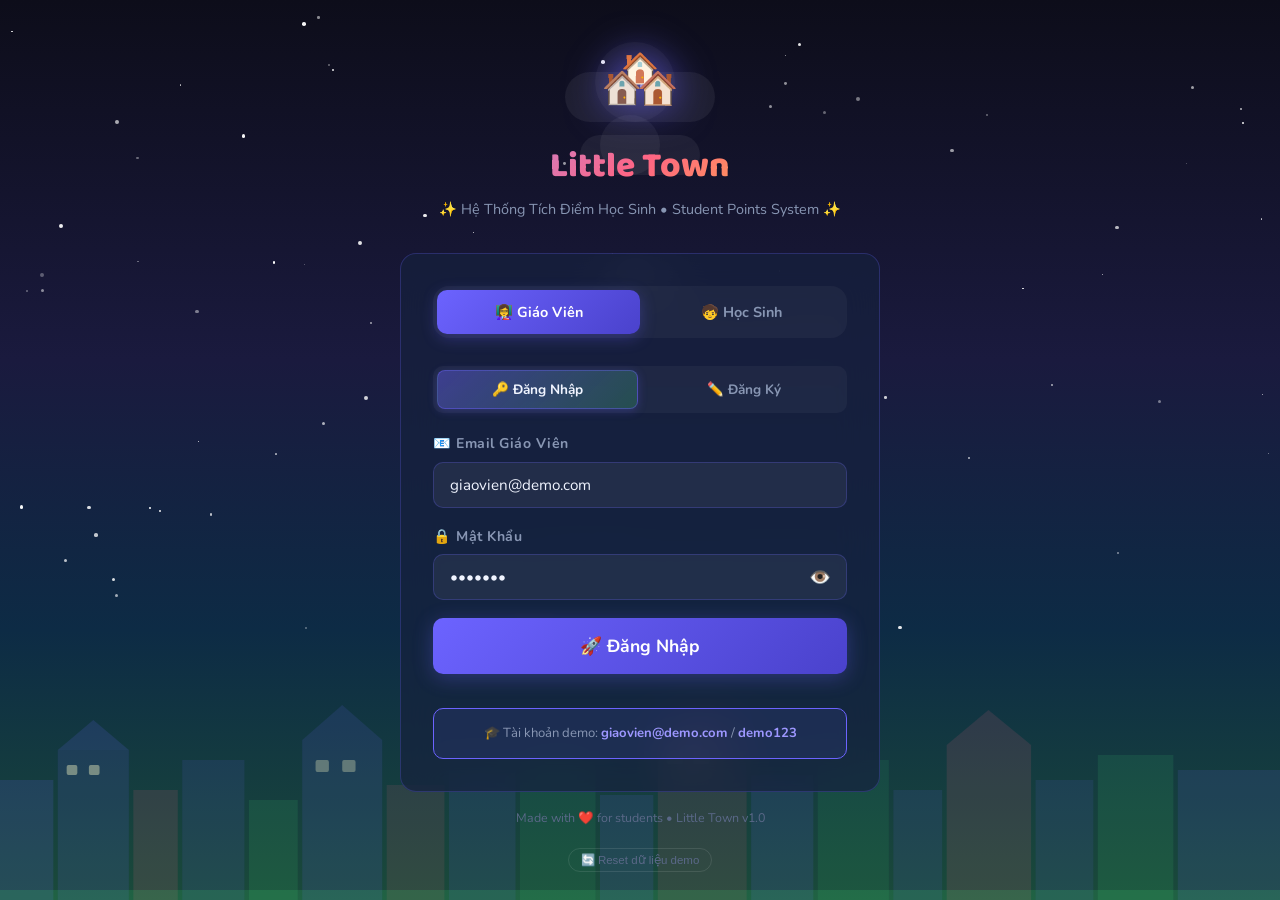
<file: teacher.html>
<!DOCTYPE html>
<html lang="vi">
<head>
  <meta charset="UTF-8">
  <meta name="viewport" content="width=device-width, initial-scale=1.0">
  <title>Little Town 🏘️ - Bảng Điều Khiển Giáo Viên</title>
  <meta name="description" content="Little Town - Teacher Dashboard">
  <link rel="stylesheet" href="css/main.css?v=3">
  <link rel="stylesheet" href="css/teacher.css?v=3">
  <link rel="stylesheet" href="css/shop.css?v=3">
</head>
<body>
<div class="teacher-app" id="teacherApp">
  <!-- SIDEBAR -->
  <aside class="teacher-sidebar" id="teacherSidebar">
    <div class="sidebar-logo">
      <span class="sidebar-logo-icon">🏘️</span>
      <div class="sidebar-logo-text">
        <div class="title">Little Town</div>
        <div class="sub">Teacher Portal</div>
      </div>
    </div>

    <div class="sidebar-teacher-info" id="sidebarTeacherInfo">
      <div class="sidebar-teacher-avatar" id="sidebarAvatar">👩‍🏫</div>
      <div>
        <div class="sidebar-teacher-name" id="sidebarName">Loading...</div>
        <div class="sidebar-teacher-role">Giáo Viên</div>
      </div>
    </div>

    <nav class="sidebar-nav">
      <div class="sidebar-section-label">Tổng quan</div>
      <button class="sidebar-nav-item active" onclick="showPage('dashboard')" id="nav-dashboard">
        <span class="sidebar-nav-icon">📊</span> Dashboard
      </button>

      <div class="sidebar-section-label">Quản lý</div>
      <button class="sidebar-nav-item" onclick="showPage('classes')" id="nav-classes">
        <span class="sidebar-nav-icon">🏫</span> Lớp học
      </button>
      <button class="sidebar-nav-item" onclick="showPage('students')" id="nav-students">
        <span class="sidebar-nav-icon">🧒</span> Học sinh
      </button>
      <button class="sidebar-nav-item" onclick="showPage('points')" id="nav-points">
        <span class="sidebar-nav-icon">⭐</span> Cộng điểm
      </button>

      <div class="sidebar-section-label">Lịch sử</div>
      <button class="sidebar-nav-item" onclick="showPage('history')" id="nav-history">
        <span class="sidebar-nav-icon">📋</span> Lịch sử điểm
      </button>

      <div class="sidebar-section-label">Giao tiếp</div>
      <button class="sidebar-nav-item" onclick="showPage('communal')" id="nav-communal">
        <span class="sidebar-nav-icon">🏛️</span> Nhà Chung
      </button>

      <div class="sidebar-section-label">Công cụ</div>
      <button class="sidebar-nav-item" onclick="showPage('qrcodes')" id="nav-qrcodes">
        <span class="sidebar-nav-icon">📱</span> QR & Link
      </button>
    </nav>

    <div class="sidebar-footer">
      <button class="sidebar-nav-item" onclick="AUTH.teacherLogout()" style="color:var(--secondary);">
        <span class="sidebar-nav-icon">🚪</span> Đăng xuất
      </button>
    </div>
  </aside>

  <!-- MAIN CONTENT -->
  <main class="teacher-main">
    <!-- TOPBAR -->
    <div class="teacher-topbar">
      <div class="topbar-title" id="topbarTitle">📊 Dashboard</div>
      <div class="topbar-actions">
        <button class="btn btn-ghost btn-sm btn-icon" id="themeToggleBtn" onclick="toggleTheme()" title="Đổi giao diện sáng/tối" style="font-size:1.2rem;">🌙</button>
        <button class="btn btn-primary btn-sm" onclick="openAddStudentModal()">
          ➕ Thêm học sinh
        </button>
        <button class="btn btn-warm btn-sm" onclick="openAddClassModal()">
          🏫 Tạo lớp mới
        </button>
      </div>
    </div>

    <div class="teacher-content">

      <!-- ===== DASHBOARD PAGE ===== -->
      <div id="page-dashboard" class="page-view">
        <div class="stats-overview" id="statsOverview"></div>

        <div class="teacher-panels">
          <!-- Quick class list -->
          <div class="glass home-panel classes-panel">
            <div class="panel-title"><span class="panel-title-icon">🏫</span> Các Lớp</div>
            <div class="class-list" id="dashClassList"></div>
            <button class="btn btn-ghost btn-sm btn-block mt-12" onclick="openAddClassModal()">
              ➕ Tạo lớp mới
            </button>
          </div>

          <!-- Recent activity -->
          <div class="glass home-panel">
            <div class="panel-title"><span class="panel-title-icon">📋</span> Hoạt Động Gần Đây</div>
            <div class="history-list" id="dashHistory"></div>
          </div>
        </div>
      </div>

      <!-- ===== CLASSES PAGE ===== -->
      <div id="page-classes" class="page-view" style="display:none;">
        <div class="teacher-panels">
          <div class="glass home-panel">
            <div class="section-header">
              <div class="section-title">🏫 Danh Sách <span>Lớp Học</span></div>
              <button class="btn btn-primary btn-sm" onclick="openAddClassModal()">➕ Tạo lớp</button>
            </div>
            <div class="class-list" id="classListFull"></div>
          </div>

          <div class="glass home-panel" id="classDetailPanel">
            <div class="section-title mb-16">👥 Chi tiết lớp</div>
            <div id="classDetailContent" class="empty-state">
              <div class="empty-state-icon">👈</div>
              <div class="empty-state-text">Chọn một lớp để xem chi tiết</div>
            </div>
          </div>
        </div>
      </div>

      <!-- ===== STUDENTS PAGE ===== -->
      <div id="page-students" class="page-view" style="display:none;">
        <div class="glass home-panel">
          <div class="students-panel-header">
            <div class="section-title">🧒 Danh Sách <span>Học Sinh</span></div>
            <div class="students-search">
              <select class="students-search-input" id="filterClass" onchange="renderStudentsTable()" style="width:160px;">
                <option value="">Tất cả lớp</option>
              </select>
              <input class="students-search-input" type="text" id="searchStudents" placeholder="🔍 Tìm học sinh..." oninput="renderStudentsTable()">
            </div>
          </div>
          <table class="students-table" id="studentsTable">
            <thead>
              <tr>
                <th>Học sinh</th>
                <th>Lớp</th>
                <th>Điểm ⭐</th>
                <th>Thú cưng</th>
                <th>Trạng thái</th>
                <th>Thao tác</th>
              </tr>
            </thead>
            <tbody id="studentsTableBody"></tbody>
          </table>
        </div>
      </div>

      <!-- ===== POINTS PAGE ===== -->
      <div id="page-points" class="page-view" style="display:none;">
        <div class="glass home-panel">
          <div class="section-title mb-16">⭐ Cộng / Trừ <span>Điểm Học Sinh</span></div>

          <!-- Quick add to class -->
          <div style="margin-bottom:24px;">
            <div class="input-group mb-12">
              <label>Chọn lớp</label>
              <select class="input" id="pointsClassFilter" onchange="filterStudentsForPoints()">
                <option value="">-- Chọn lớp --</option>
              </select>
            </div>
            <div id="pointsStudentList" style="display:flex;flex-direction:column;gap:8px;"></div>
          </div>
        </div>
      </div>

      <!-- ===== HISTORY PAGE ===== -->
      <div id="page-history" class="page-view" style="display:none;">
        <div class="glass home-panel">
          <div class="section-header">
            <div class="section-title">📋 Lịch Sử <span>Thay Đổi Điểm</span></div>
            <div>
              <select class="input" id="historyClassFilter" onchange="renderHistory()" style="width:180px;padding:9px 14px;font-size:0.88rem;">
                <option value="">Tất cả lớp</option>
              </select>
            </div>
          </div>
          <div class="history-list" id="historyListFull"></div>
        </div>
      </div>

      <!-- ===== QR CODES PAGE ===== -->
      <div id="page-qrcodes" class="page-view" style="display:none;">
        <div class="glass home-panel">
          <div class="section-header">
            <div class="section-title">📱 QR Code & <span>Link Đăng Nhập</span></div>
            <select class="input" id="qrClassFilter" onchange="renderQRList()" style="width:180px;padding:9px 14px;font-size:0.88rem;">
              <option value="">Tất cả lớp</option>
            </select>
          </div>
          <div style="color:var(--text-muted);font-size:0.85rem;margin-bottom:16px;">
            💡 Chia sẻ link hoặc QR code dưới đây cho học sinh để đăng nhập
          </div>

          <!-- Network info -->
          <div class="glass" style="padding:14px 18px;margin-bottom:20px;display:flex;align-items:center;gap:16px;flex-wrap:wrap;">
            <div>
              <div style="font-size:0.8rem;font-weight:700;color:var(--text-muted);margin-bottom:4px;">🌐 Link mạng nội bộ (mở trên thiết bị khác cùng WiFi)</div>
              <div id="networkUrlDisplay" style="font-size:0.82rem;">—</div>
            </div>
            <button class="btn btn-accent btn-sm" onclick="copyNetworkUrl()">📋 Sao chép</button>
          </div>

          <div id="qrListContainer" style="display:grid;grid-template-columns:repeat(auto-fill,minmax(240px,1fr));gap:16px;"></div>
        </div>
      </div>

      <!-- ===== COMMUNAL HOUSE PAGE ===== -->
      <div id="page-communal" class="page-view" style="display:none;">
        <div class="glass home-panel">
          <div class="section-header" style="flex-wrap: wrap; gap: 12px;">
            <div class="section-title">🏛️ Nhà Chung <span>Bảng tin & Thảo luận</span></div>
            <div style="display:flex; align-items:center; gap:8px;">
              <span style="font-size:0.88rem; font-weight:700; color:var(--text-muted);">Lớp học:</span>
              <select class="input" id="communalClassSelect" onchange="onTeacherClassSelect()" style="width:180px; padding:9px 14px; font-size:0.88rem;">
                <!-- Filled dynamically with teacher's classes -->
              </select>
            </div>
          </div>
          
          <div class="grid-2" style="grid-template-columns: 280px 1fr; align-items: start;">
            <!-- Left panel: Create announcement -->
            <div class="glass-light" style="padding: 20px; border: 1.5px solid var(--border);">
              <h3 style="font-size: 1.05rem; margin-bottom: 12px; display:flex; align-items:center; gap:6px;">
                <span>📢</span> Đăng thông báo
              </h3>
              <div style="color:var(--text-muted); font-size:0.8rem; margin-bottom:12px;">
                Thông báo của giáo viên sẽ hiển thị nổi bật với viền vàng trên bảng tin lớp học của học sinh.
              </div>
              <textarea class="input" id="teacherPostInput" placeholder="Viết thông báo hoặc lời nhắn... ✍️" rows="5" style="resize:none; background:rgba(0,0,0,0.2); border-color:var(--border-light); font-size:0.88rem; margin-bottom:12px;"></textarea>
              <button class="btn btn-accent btn-block" onclick="submitTeacherAnnouncement()" style="padding: 10px 16px;">
                <span>🚀 Gửi thông báo</span>
              </button>
            </div>
            
            <!-- Right panel: Timeline -->
            <div class="glass-light" style="padding: 20px; display:flex; flex-direction:column; gap:16px;">
              <h3 style="font-size: 1.05rem; display:flex; align-items:center; gap:6px;">
                <span>📋</span> Bảng tin lớp
              </h3>
              <div id="teacherCommunalTimeline" style="display:flex; flex-direction:column; gap:16px; max-height: 550px; overflow-y:auto; padding-right: 4px;">
                <!-- Filled dynamically -->
              </div>
            </div>
          </div>
        </div>
      </div>

    </div><!-- /teacher-content -->
  </main>
</div>

<!-- ===== MODALS ===== -->

<!-- Add Class Modal -->
<div class="modal-overlay" id="addClassModal">
  <div class="modal glass">
    <div class="modal-header">
      <div class="modal-title">🏫 Tạo Lớp Mới</div>
      <button class="btn btn-ghost btn-sm btn-icon" onclick="closeModal('addClassModal')">✕</button>
    </div>
    <div class="modal-body">
      <div class="input-group">
        <label>Tên lớp</label>
        <input class="input" type="text" id="newClassName" placeholder="VD: Lớp 3A, Nhóm Toán...">
      </div>
    </div>
    <div class="modal-footer">
      <button class="btn btn-ghost" onclick="closeModal('addClassModal')">Hủy</button>
      <button class="btn btn-primary" onclick="addClass()">✅ Tạo lớp</button>
    </div>
  </div>
</div>

<!-- Add Student Modal -->
<div class="modal-overlay" id="addStudentModal">
  <div class="modal glass">
    <div class="modal-header">
      <div class="modal-title">➕ Thêm Học Sinh</div>
      <button class="btn btn-ghost btn-sm btn-icon" onclick="closeModal('addStudentModal')">✕</button>
    </div>
    <div class="modal-body" style="display:flex;flex-direction:column;gap:16px;">
      <div class="input-group">
        <label>Tên học sinh</label>
        <input class="input" type="text" id="newStudentName" placeholder="Nguyễn Văn An...">
      </div>
      <div class="input-group">
        <label>Lớp</label>
        <select class="input" id="newStudentClass">
          <option value="">-- Chọn lớp --</option>
        </select>
      </div>
      <div class="input-group">
        <label>Điểm ban đầu</label>
        <input class="input" type="number" id="newStudentPoints" value="0" min="0">
      </div>
    </div>
    <div class="modal-footer">
      <button class="btn btn-ghost" onclick="closeModal('addStudentModal')">Hủy</button>
      <button class="btn btn-primary" onclick="addStudent()">✅ Thêm học sinh</button>
    </div>
  </div>
</div>

<!-- Add/Remove Points Modal -->
<div class="modal-overlay" id="pointsModal">
  <div class="modal glass">
    <div class="modal-header">
      <div class="modal-title" id="pointsModalTitle">⭐ Cộng Điểm</div>
      <button class="btn btn-ghost btn-sm btn-icon" onclick="closeModal('pointsModal')">✕</button>
    </div>
    <div class="modal-body">
      <div style="display:flex;align-items:center;gap:12px;margin-bottom:16px;padding:14px;background:var(--bg-surface2);border-radius:var(--radius-sm);">
        <div class="avatar" id="pointsStudentAvatar">🧒</div>
        <div>
          <div style="font-weight:800;" id="pointsStudentName">-</div>
          <div style="font-size:0.8rem;color:var(--text-muted);">Điểm hiện tại: <span style="color:var(--warm-light);font-weight:800;" id="pointsCurrentVal">0</span> ⭐</div>
        </div>
      </div>
      <div style="font-size:0.85rem;color:var(--text-muted);margin-bottom:8px;">Chọn nhanh:</div>
      <div class="points-preset" id="pointsPreset">
        <button class="pts-preset-btn" onclick="setPointsPreset(5)">+5</button>
        <button class="pts-preset-btn" onclick="setPointsPreset(10)">+10</button>
        <button class="pts-preset-btn" onclick="setPointsPreset(20)">+20</button>
        <button class="pts-preset-btn" onclick="setPointsPreset(50)">+50</button>
        <button class="pts-preset-btn" onclick="setPointsPreset(100)">+100</button>
        <button class="pts-preset-btn negative" onclick="setPointsPreset(-10)">-10</button>
        <button class="pts-preset-btn negative" onclick="setPointsPreset(-50)">-50</button>
      </div>
      <div class="points-input-big">
        <button class="btn btn-ghost btn-icon" onclick="changePointsBy(-1)" style="font-size:1.5rem;width:48px;height:48px;">−</button>
        <input type="number" id="pointsAmount" value="10" min="-9999" max="9999">
        <button class="btn btn-ghost btn-icon" onclick="changePointsBy(1)" style="font-size:1.5rem;width:48px;height:48px;">+</button>
      </div>
      <div class="input-group">
        <label>Ghi chú (không bắt buộc)</label>
        <input class="input" type="text" id="pointsNote" placeholder="VD: Hoàn thành bài tập xuất sắc...">
      </div>
    </div>
    <div class="modal-footer">
      <button class="btn btn-ghost" onclick="closeModal('pointsModal')">Hủy</button>
      <button class="btn btn-accent" onclick="confirmAddPoints()">✅ Xác nhận</button>
    </div>
  </div>
</div>

<!-- Delete Confirm Modal -->
<div class="modal-overlay" id="deleteModal">
  <div class="modal glass" style="max-width:380px;">
    <div class="modal-header">
      <div class="modal-title">⚠️ Xác Nhận Xóa</div>
      <button class="btn btn-ghost btn-sm btn-icon" onclick="closeModal('deleteModal')">✕</button>
    </div>
    <div class="modal-body">
      <p id="deleteModalMsg" style="color:var(--text-muted);">Bạn chắc chắn muốn xóa?</p>
    </div>
    <div class="modal-footer">
      <button class="btn btn-ghost" onclick="closeModal('deleteModal')">Hủy</button>
      <button class="btn btn-secondary" id="deleteConfirmBtn">🗑️ Xóa</button>
    </div>
  </div>
</div>

<!-- QR Display Modal -->
<div class="modal-overlay" id="qrModal">
  <div class="modal glass" style="max-width:380px;">
    <div class="modal-header">
      <div class="modal-title">📱 Thông Tin Đăng Nhập</div>
      <button class="btn btn-ghost btn-sm btn-icon" onclick="closeModal('qrModal')">✕</button>
    </div>
    <div class="modal-body">
      <div class="qr-display">
        <div class="qr-student-name" id="qrStudentName">-</div>
        <div class="qr-frame" id="qrFrame">
          <div id="qrCodeDisplay"></div>
        </div>
        <div style="font-size:0.82rem;color:var(--text-muted);">Link đăng nhập:</div>
        <div class="qr-link-display" id="qrLinkDisplay">-</div>
        <button class="btn btn-primary btn-sm" onclick="copyLink()">📋 Sao chép link</button>
      </div>
    </div>
  </div>
</div>

<!-- Toast -->
<div id="toast-container"></div>

<script src="js/data.js?v=10"></script>
<script src="js/sync.js?v=10"></script>
<script src="js/auth.js?v=10"></script>
<script src="js/ui.js?v=10"></script>
<script>
// ---- GUARD ----
AUTH.initDefaultData();
const teacher = AUTH.getCurrentTeacher();
if (!teacher) { window.location.href = 'index.html'; }

// ---- THEME ----
(function() {
  const t = localStorage.getItem('lt_theme') || 'dark';
  if (t === 'light') {
    document.body.classList.add('light-mode');
    const btn = document.getElementById('themeToggleBtn');
    if (btn) btn.textContent = '☀️';
  }
})();
function toggleTheme() {
  const isLight = document.body.classList.toggle('light-mode');
  localStorage.setItem('lt_theme', isLight ? 'light' : 'dark');
  const btn = document.getElementById('themeToggleBtn');
  btn.textContent = isLight ? '☀️' : '🌙';
  showToast(isLight ? '🌞 Giao diện sáng' : '🌙 Giao diện tối', 'info');
}

// ---- SYNC: Boot (file:// tải thẳng, http:// sync rồi render) ----
let _teacherInited = false;
let currentPage = 'dashboard';

function _startTeacher() {
  if (_teacherInited) return;
  _teacherInited = true;
  applyTheme();
  
  const urlParams = new URLSearchParams(window.location.search);
  const startPage = urlParams.get('page') || 'dashboard';
  showPage(startPage);
  
  startTeacherPolling();
}
SYNC.load().then(_startTeacher);
// Show network URL
SYNC.showNetworkInfo('networkUrlDisplay');

function startTeacherPolling() {
  setInterval(async () => {
    const dataChanged = await SYNC.load();
    if (dataChanged) {
      console.log('Dữ liệu đã được đồng bộ cho giáo viên!');
      applyTheme();
      if (currentPage === 'dashboard') renderDashboard();
      else if (currentPage === 'classes') renderClasses();
      else if (currentPage === 'students') renderStudentsTable();
      else if (currentPage === 'points') renderPointsPage();
      else if (currentPage === 'history') renderHistory();
      else if (currentPage === 'qrcodes') renderQRList();
      else if (currentPage === 'communal') renderCommunalPage();
    }
  }, 8000);
}

function applyTheme() {
  const t = localStorage.getItem('lt_theme') || 'dark';
  const isLight = t === 'light';
  if (isLight) {
    document.body.classList.add('light-mode');
  } else {
    document.body.classList.remove('light-mode');
  }
  const btn = document.getElementById('themeToggleBtn');
  if (btn) btn.textContent = isLight ? '☀️' : '🌙';
}

// ---- INIT ----
let currentStudentForPoints = null;
let deleteCallback = null;

document.getElementById('sidebarName').textContent = teacher?.name || 'Giáo Viên';

// ---- NAVIGATION ----
function showPage(page) {
  currentPage = page;
  document.querySelectorAll('.page-view').forEach(p => p.style.display = 'none');
  document.querySelectorAll('.sidebar-nav-item').forEach(n => n.classList.remove('active'));
  document.getElementById('page-' + page).style.display = 'block';
  document.getElementById('nav-' + page)?.classList.add('active');

  const titles = { dashboard:'📊 Dashboard', classes:'🏫 Lớp học', students:'🧒 Học sinh', points:'⭐ Cộng điểm', history:'📋 Lịch sử', qrcodes:'📱 QR & Link', communal:'🏛️ Nhà Chung' };
  document.getElementById('topbarTitle').textContent = titles[page] || page;

  if (page === 'dashboard') renderDashboard();
  else if (page === 'classes') renderClasses();
  else if (page === 'students') renderStudentsTable();
  else if (page === 'points') renderPointsPage();
  else if (page === 'history') renderHistory();
  else if (page === 'qrcodes') renderQRList();
  else if (page === 'communal') renderCommunalPage();
}

// ---- RENDER DASHBOARD ----
function renderDashboard() {
  const students = DB.getStudents();
  const classes = DB.getClasses();
  const history = DB.getHistory();
  const totalPts = students.reduce((s,st) => s + (st.points||0), 0);

  document.getElementById('statsOverview').innerHTML = `
    <div class="glass stat-card" style="--accent-color:var(--primary)">
      <div class="stat-card-icon">🧒</div>
      <div class="stat-card-value">${students.length}</div>
      <div class="stat-card-label">Tổng học sinh</div>
    </div>
    <div class="glass stat-card" style="--accent-color:var(--secondary)">
      <div class="stat-card-icon">🏫</div>
      <div class="stat-card-value">${classes.length}</div>
      <div class="stat-card-label">Số lớp học</div>
    </div>
    <div class="glass stat-card" style="--accent-color:var(--warm)">
      <div class="stat-card-icon">⭐</div>
      <div class="stat-card-value">${totalPts.toLocaleString()}</div>
      <div class="stat-card-label">Tổng điểm đã cộng</div>
    </div>
    <div class="glass stat-card" style="--accent-color:var(--accent)">
      <div class="stat-card-icon">📋</div>
      <div class="stat-card-value">${history.length}</div>
      <div class="stat-card-label">Giao dịch điểm</div>
    </div>
  `;

  document.getElementById('dashClassList').innerHTML = classes.map(cls => {
    const cnt = students.filter(s => s.classId === cls.id).length;
    return `<div class="class-list-item" onclick="showPage('classes')">
      <div class="class-list-icon">🏫</div>
      <div>
        <div class="class-list-name">${escapeHTML(cls.name)}</div>
        <div class="class-list-count">${cnt} học sinh</div>
      </div>
      <span class="class-list-chevron">›</span>
    </div>`;
  }).join('') || '<div class="empty-state"><div class="empty-state-icon">📭</div><div class="empty-state-text">Chưa có lớp nào</div></div>';

  renderHistoryList(history.slice(0, 8), document.getElementById('dashHistory'));
}

// ---- RENDER CLASSES ----
function renderClasses() {
  const classes = DB.getClasses();
  const students = DB.getStudents();

  const renderList = (containerId) => {
    document.getElementById(containerId).innerHTML = classes.map(cls => {
      const cnt = students.filter(s => s.classId === cls.id).length;
      return `<div class="class-list-item" onclick="showClassDetail('${cls.id}')">
        <div class="class-list-icon">🏫</div>
        <div>
          <div class="class-list-name">${escapeHTML(cls.name)}</div>
          <div class="class-list-count">${cnt} học sinh</div>
        </div>
        <button class="btn btn-ghost btn-sm" onclick="event.stopPropagation();handleDeleteClassClick('${cls.id}')">🗑️</button>
      </div>`;
    }).join('') || '<div class="empty-state"><div class="empty-state-icon">📭</div><div class="empty-state-text">Chưa có lớp nào</div></div>';
  };

  renderList('classListFull');
}

function showClassDetail(classId) {
  const cls = DB.getClasses().find(c => c.id === classId);
  const students = DB.getStudents().filter(s => s.classId === classId);

  document.getElementById('classDetailContent').innerHTML = `
    <div style="margin-bottom:16px;">
      <div style="font-size:1.1rem;font-weight:800;">${escapeHTML(cls.name)}</div>
      <div style="font-size:0.82rem;color:var(--text-muted);">Tạo lúc: ${new Date(cls.createdAt).toLocaleDateString('vi-VN')}</div>
    </div>
    <div style="display:flex;align-items:center;justify-content:space-between;margin-bottom:12px;gap:8px;flex-wrap:wrap;">
      <div style="font-weight:700;">${students.length} học sinh</div>
      <div style="display:flex;gap:8px;">
        <button class="btn btn-ghost btn-sm" onclick="viewClassStreet('${classId}')" style="border-color:var(--accent);color:var(--accent);padding:8px 12px;font-size:0.8rem;font-weight:bold;">🏘️ Xem con phố</button>
        <button class="btn btn-primary btn-sm" onclick="openAddStudentModal('${classId}')" style="padding:8px 12px;font-size:0.8rem;">➕ Thêm học sinh</button>
      </div>
    </div>
    <div style="display:flex;flex-direction:column;gap:8px;">
      ${students.map(s => `
        <div style="display:flex;align-items:center;gap:10px;padding:10px;background:var(--bg-surface2);border-radius:var(--radius-sm);">
          <div class="avatar" style="width:36px;height:36px;font-size:1rem;">${s.gender === 'male' ? '👦' : s.gender === 'female' ? '👧' : '🧒'}</div>
          <div style="flex:1;">
            <div style="font-weight:700;font-size:0.88rem;">${escapeHTML(s.name)}</div>
            <div style="font-size:0.75rem;color:var(--text-muted);">${s.pets?.length || 0} thú cưng</div>
          </div>
          <div style="font-weight:800;color:var(--warm-light);font-size:0.88rem;">⭐ ${s.points || 0}</div>
          <button class="btn btn-accent btn-sm" onclick="openPointsModal('${s.id}')">+⭐</button>
          <button class="btn btn-ghost btn-sm" onclick="openQRModal('${s.id}')">📱</button>
          <button class="btn btn-ghost btn-sm" style="color:var(--secondary);" onclick="handleDeleteStudentClick('${s.id}', '${classId}')">🗑️</button>
        </div>
      `).join('') || '<div class="empty-state"><div class="empty-state-icon">📭</div><div class="empty-state-text">Chưa có học sinh</div></div>'}
    </div>
  `;

  document.querySelectorAll('.class-list-item').forEach(el => el.classList.remove('active'));
}

function viewClassStreet(classId) {
  window.location.href = `student.html?teacherMode=true&classId=${classId}`;
}

// ---- RENDER STUDENTS TABLE ----
function renderStudentsTable() {
  const classFilter = document.getElementById('filterClass')?.value || '';
  const search = document.getElementById('searchStudents')?.value?.toLowerCase() || '';
  const classes = DB.getClasses();

  // Populate class filter
  const filterEl = document.getElementById('filterClass');
  if (filterEl && filterEl.options.length <= 1) {
    classes.forEach(c => {
      const opt = document.createElement('option');
      opt.value = c.id; opt.textContent = c.name;
      filterEl.appendChild(opt);
    });
  }

  let students = DB.getStudents();
  if (classFilter) students = students.filter(s => s.classId === classFilter);
  if (search) students = students.filter(s => s.name.toLowerCase().includes(search));

  document.getElementById('studentsTableBody').innerHTML = students.map(s => {
    const cls = classes.find(c => c.id === s.classId);
    return `<tr>
      <td>
        <div class="student-row-avatar">
          <div class="avatar" style="width:36px;height:36px;font-size:1rem;">${s.gender === 'male' ? '👦' : s.gender === 'female' ? '👧' : '🧒'}</div>
          <div>
            <div class="student-row-name">${escapeHTML(s.name)}</div>
            <div style="font-size:0.72rem;color:var(--text-dim);">${s.id}</div>
          </div>
        </div>
      </td>
      <td><span class="badge badge-primary">${escapeHTML(cls?.name || 'N/A')}</span></td>
      <td><span class="student-row-points">⭐ ${s.points || 0}</span></td>
      <td>${s.pets?.map(p => p.emoji || (p.type === 'dog' ? '🐕' : '🐈')).join(' ') || '—'}</td>
      <td>${s.setupDone ? '<span class="badge badge-success">✅ Đã cài đặt</span>' : '<span class="badge badge-warm">⏳ Chờ</span>'}</td>
      <td>
        <div class="student-row-actions">
          <button class="btn btn-accent btn-sm" onclick="openPointsModal('${s.id}')">+⭐</button>
          <button class="btn btn-primary btn-sm" onclick="openQRModal('${s.id}')">📱</button>
          <button class="btn btn-ghost btn-sm" style="color:var(--secondary);" onclick="handleDeleteStudentClick('${s.id}')">🗑️</button>
        </div>
      </td>
    </tr>`;
  }).join('');
}

// ---- POINTS PAGE ----
function renderPointsPage() {
  const classes = DB.getClasses();
  const sel = document.getElementById('pointsClassFilter');
  sel.innerHTML = '<option value="">-- Chọn lớp --</option>';
  classes.forEach(c => {
    const opt = document.createElement('option');
    opt.value = c.id; opt.textContent = c.name;
    sel.appendChild(opt);
  });
}

function filterStudentsForPoints() {
  const classId = document.getElementById('pointsClassFilter').value;
  if (!classId) { document.getElementById('pointsStudentList').innerHTML = ''; return; }
  const students = DB.getStudents().filter(s => s.classId === classId);
  document.getElementById('pointsStudentList').innerHTML = students.map(s => `
    <div style="display:flex;align-items:center;gap:12px;padding:12px;background:var(--bg-surface2);border-radius:var(--radius-sm);">
      <div class="avatar" style="width:38px;height:38px;font-size:1.1rem;">${s.gender === 'male' ? '👦' : s.gender === 'female' ? '👧' : '🧒'}</div>
      <div style="flex:1;">
        <div style="font-weight:700;">${escapeHTML(s.name)}</div>
        <div style="font-size:0.78rem;color:var(--text-muted);">⭐ ${s.points || 0} điểm</div>
      </div>
      <button class="btn btn-accent btn-sm" onclick="openPointsModal('${s.id}')">➕ Cộng điểm</button>
      <button class="btn btn-secondary btn-sm" onclick="openPointsModal('${s.id}', true)">➖ Trừ điểm</button>
    </div>
  `).join('');
}

// ---- HISTORY ----
function renderHistory() {
  const classFilter = document.getElementById('historyClassFilter')?.value || '';
  const classes = DB.getClasses();
  const students = DB.getStudents();

  const histSel = document.getElementById('historyClassFilter');
  if (histSel && histSel.options.length <= 1) {
    classes.forEach(c => { const o = document.createElement('option'); o.value = c.id; o.textContent = c.name; histSel.appendChild(o); });
  }

  let history = DB.getHistory();
  if (classFilter) {
    const classStudents = students.filter(s => s.classId === classFilter).map(s => s.id);
    history = history.filter(h => classStudents.includes(h.studentId));
  }

  renderHistoryList(history, document.getElementById('historyListFull'));
}

function renderHistoryList(history, container) {
  if (!container) return;
  container.innerHTML = history.length === 0 ?
    '<div class="empty-state"><div class="empty-state-icon">📭</div><div class="empty-state-text">Chưa có lịch sử</div></div>' :
    history.map(h => {
      const isPos = h.change >= 0;
      const time = new Date(h.timestamp);
      return `<div class="history-item ${isPos ? 'positive' : 'negative'}">
        <div class="avatar" style="width:36px;height:36px;font-size:1rem;">🧒</div>
        <div class="history-info">
          <div class="history-teacher">Bởi: ${escapeHTML(h.teacherName)}</div>
          ${h.note ? `<div class="history-note">📝 ${escapeHTML(h.note)}</div>` : ''}
        </div>
        <div>
          <div class="history-change ${isPos ? 'positive' : 'negative'}">${isPos ? '+' : ''}${h.change} ⭐</div>
          <div class="history-time">${time.toLocaleDateString('vi-VN')} ${time.toLocaleTimeString('vi-VN', {hour:'2-digit',minute:'2-digit'})}</div>
        </div>
      </div>`;
    }).join('');
}

// ---- QR CODES ----
function renderQRList() {
  const classFilter = document.getElementById('qrClassFilter')?.value || '';
  const classes = DB.getClasses();
  let students = DB.getStudents();

  const qrSel = document.getElementById('qrClassFilter');
  if (qrSel && qrSel.options.length <= 1) {
    classes.forEach(c => { const o = document.createElement('option'); o.value = c.id; o.textContent = c.name; qrSel.appendChild(o); });
  }

  if (classFilter) students = students.filter(s => s.classId === classFilter);

  document.getElementById('qrListContainer').innerHTML = students.map(s => {
    const cls = classes.find(c => c.id === s.classId);
    const link = AUTH.generateStudentUrl(s.id);
    return `<div class="glass home-panel" style="padding:16px;text-align:center;">
      <div style="font-weight:800;font-size:1rem;margin-bottom:4px;">${escapeHTML(s.name)}</div>
      <div class="badge badge-primary" style="margin-bottom:12px;">${escapeHTML(cls?.name || 'N/A')}</div>
      <div style="background:white;border-radius:10px;padding:12px;margin-bottom:12px;font-size:0.7rem;color:#333;word-break:break-all;line-height:1.4;">
        📱 Quét QR hoặc dùng link:<br><br>
        <img src="https://api.qrserver.com/v1/create-qr-code/?size=110x110&data=${encodeURIComponent(link)}" alt="Mã QR" style="width:110px;height:110px;display:block;margin:8px auto;border:1px solid #ddd;border-radius:6px;background:#fff;padding:4px;" />
        <small>${link.substring(0, 40)}...</small>
      </div>
      <div style="display:flex;gap:8px;justify-content:center;">
        <button class="btn btn-primary btn-sm" onclick="openQRModal('${s.id}')">📱 Xem QR</button>
        <button class="btn btn-ghost btn-sm" onclick="copyLinkFor('${s.id}')">📋 Copy</button>
      </div>
    </div>`;
  }).join('');
}

// ---- MODALS ----
function openAddClassModal() {
  document.getElementById('newClassName').value = '';
  openModal('addClassModal');
}

function openAddStudentModal(preClassId = '') {
  document.getElementById('newStudentName').value = '';
  document.getElementById('newStudentPoints').value = '0';
  const sel = document.getElementById('newStudentClass');
  sel.innerHTML = '<option value="">-- Chọn lớp --</option>';
  DB.getClasses().forEach(c => {
    const o = document.createElement('option');
    o.value = c.id; o.textContent = c.name;
    if (c.id === preClassId) o.selected = true;
    sel.appendChild(o);
  });
  openModal('addStudentModal');
}

function openPointsModal(studentId, deduct = false) {
  const student = DB.getStudent(studentId);
  if (!student) return;
  currentStudentForPoints = studentId;
  document.getElementById('pointsModalTitle').textContent = deduct ? '➖ Trừ Điểm' : '⭐ Cộng Điểm';
  document.getElementById('pointsStudentName').textContent = student.name;
  document.getElementById('pointsStudentAvatar').textContent = student.gender === 'male' ? '👦' : '👧';
  document.getElementById('pointsCurrentVal').textContent = student.points || 0;
  document.getElementById('pointsAmount').value = deduct ? -10 : 10;
  document.getElementById('pointsNote').value = '';
  openModal('pointsModal');
}

function openQRModal(studentId) {
  const student = DB.getStudent(studentId);
  if (!student) return;
  const link = AUTH.generateStudentUrl(studentId);
  document.getElementById('qrStudentName').textContent = student.name;
  document.getElementById('qrLinkDisplay').textContent = link;
  document.getElementById('qrCodeDisplay').innerHTML = `
    <div style="text-align:center;padding:10px;">
      <img src="https://api.qrserver.com/v1/create-qr-code/?size=200x200&data=${encodeURIComponent(link)}" 
           alt="Mã QR" 
           style="width:200px;height:200px;display:block;margin:0 auto 12px;border:1px solid #ddd;border-radius:8px;background:#fff;padding:6px;" />
      <div style="font-weight:700;color:var(--primary);font-size:0.88rem;margin-bottom:4px;">Mã Đăng Nhập Học Sinh</div>
      <div style="font-size:0.75rem;color:var(--text-muted);">Quét mã bằng iPad/Điện thoại để đăng nhập ngay</div>
    </div>`;
  openModal('qrModal');
}

function copyLink() {
  const link = document.getElementById('qrLinkDisplay').textContent;
  navigator.clipboard.writeText(link).then(() => showToast('Đã sao chép link! 📋', 'success'));
}

function copyLinkFor(studentId) {
  const link = AUTH.generateStudentUrl(studentId);
  navigator.clipboard.writeText(link).then(() => showToast('Đã sao chép link! 📋', 'success'));
}

async function copyNetworkUrl() {
  if (SYNC.isFirebase && SYNC.isFirebase()) {
    // Đang dùng Firebase
    const url = window.location.origin + window.location.pathname.replace('teacher.html', '').replace(/\/$/, '');
    navigator.clipboard.writeText(url).then(() => showToast('Đã sao chép: ' + url, 'success'));
  } else {
    try {
      const res = await fetch('/api/info');
      const info = await res.json();
      const url = (info.network && info.network[0]) || info.localhost;
      navigator.clipboard.writeText(url).then(() => showToast('Đã sao chép: ' + url, 'success'));
    } catch(e) {
      showToast('Chưa kết nối server!', 'error');
    }
  }
}

function openModal(id) { document.getElementById(id).classList.add('active'); }
function closeModal(id) { document.getElementById(id).classList.remove('active'); }

// Click outside modal to close
document.querySelectorAll('.modal-overlay').forEach(overlay => {
  overlay.addEventListener('click', e => { if (e.target === overlay) overlay.classList.remove('active'); });
});

// ---- ACTIONS ----
function addClass() {
  const name = document.getElementById('newClassName').value.trim();
  if (!name) { showToast('Vui lòng nhập tên lớp!', 'error'); return; }
  DB.addClass({ name, teacherId: teacher.id });
  closeModal('addClassModal');
  showToast('Đã tạo lớp ' + name + '! 🏫', 'success');
  renderDashboard();
}

function addStudent() {
  const name = document.getElementById('newStudentName').value.trim();
  const classId = document.getElementById('newStudentClass').value;
  const points = parseInt(document.getElementById('newStudentPoints').value) || 0;
  if (!name) { showToast('Vui lòng nhập tên học sinh!', 'error'); return; }
  if (!classId) { showToast('Vui lòng chọn lớp!', 'error'); return; }
  const s = DB.addStudent({ name, classId, points });
  closeModal('addStudentModal');
  showToast('Đã thêm ' + name + '! 🎉', 'success');
  renderStudentsTable();
}

function setPointsPreset(val) {
  document.getElementById('pointsAmount').value = val;
}
function changePointsBy(delta) {
  const el = document.getElementById('pointsAmount');
  el.value = (parseInt(el.value) || 0) + delta;
}

function confirmAddPoints() {
  const amount = parseInt(document.getElementById('pointsAmount').value) || 0;
  const note = document.getElementById('pointsNote').value.trim();
  if (amount === 0) { showToast('Vui lòng nhập số điểm!', 'error'); return; }
  const newPts = DB.addPoints(currentStudentForPoints, amount, teacher.id, teacher.name, note);
  closeModal('pointsModal');
  const student = DB.getStudent(currentStudentForPoints);
  showToast(`${student?.name}: ${amount >= 0 ? '+' : ''}${amount} ⭐ (Tổng: ${newPts})`, 'success');
  // Refresh current page
  const activePage = document.querySelector('.page-view:not([style*="display: none"])');
  if (document.getElementById('page-dashboard').style.display !== 'none') renderDashboard();
  if (document.getElementById('page-students').style.display !== 'none') renderStudentsTable();
  if (document.getElementById('page-points').style.display !== 'none') filterStudentsForPoints();
  if (document.getElementById('page-classes').style.display !== 'none') renderClasses();
}

function confirmDelete(msg, callback) {
  document.getElementById('deleteModalMsg').innerHTML = msg;
  deleteCallback = callback;
  document.getElementById('deleteConfirmBtn').onclick = () => { callback(); closeModal('deleteModal'); };
  openModal('deleteModal');
}

function deleteClass(classId) {
  DB.removeClass(classId);
  showToast('Đã xóa lớp! 🗑️', 'info');
  renderClasses();
  renderDashboard();
}

function deleteStudent(studentId, classId) {
  DB.removeStudent(studentId);
  showToast('Đã xóa học sinh! 🗑️', 'info');
  renderStudentsTable();
  if (classId) showClassDetail(classId);
}

function handleDeleteClassClick(classId) {
  const cls = DB.getClasses().find(c => c.id === classId);
  if (!cls) return;
  confirmDelete(`Xóa lớp <b>${escapeHTML(cls.name)}</b>? Tất cả học sinh trong lớp cũng sẽ bị xóa.`, () => deleteClass(classId));
}

function handleDeleteStudentClick(studentId, classId) {
  const s = DB.getStudent(studentId);
  if (!s) return;
  confirmDelete(`Xóa học sinh <b>${escapeHTML(s.name)}</b>?`, () => deleteStudent(studentId, classId));
}

// ---- COMMUNAL HOUSE MODERATION ----
function renderCommunalPage() {
  const classes = DB.getClasses();
  const select = document.getElementById('communalClassSelect');
  
  // Populate classes if not done or empty
  if (select.options.length === 0) {
    classes.forEach(c => {
      const o = document.createElement('option');
      o.value = c.id;
      o.textContent = c.name;
      select.appendChild(o);
    });
  }
  
  const selectedClassId = select.value;
  if (!selectedClassId) {
    document.getElementById('teacherCommunalTimeline').innerHTML = `
      <div class="empty-state">
        <div class="empty-state-icon">🏫</div>
        <div class="empty-state-text">Vui lòng tạo lớp học trước!</div>
      </div>
    `;
    return;
  }
  
  renderTeacherCommunalTimeline(selectedClassId);
}

function onTeacherClassSelect() {
  const selectedClassId = document.getElementById('communalClassSelect').value;
  renderTeacherCommunalTimeline(selectedClassId);
}

function renderTeacherCommunalTimeline(classId) {
  const messages = DB.getMessagesForClass(classId);
  const container = document.getElementById('teacherCommunalTimeline');
  
  if (messages.length === 0) {
    container.innerHTML = `
      <div class="empty-state">
        <div class="empty-state-icon">🏛️</div>
        <div class="empty-state-text">Nhà Chung chưa có bài đăng nào.</div>
      </div>
    `;
    return;
  }
  
  // Sort messages descending by timestamp
  messages.sort((a, b) => b.timestamp - a.timestamp);
  
  let html = '';
  messages.forEach(msg => {
    const isTeacher = msg.authorRole === 'teacher';
    const borderStyle = isTeacher ? 'border: 2.5px solid var(--warm); background: rgba(247,151,30,0.08);' : '';
    const nameColor = isTeacher ? 'color: var(--warm-light);' : 'color: var(--primary-light);';
    const badgeHtml = isTeacher 
      ? `<span class="badge badge-warm" style="font-size:0.75rem; padding: 2px 8px;">📢 Giáo Viên</span>` 
      : `<span class="badge badge-primary" style="font-size:0.75rem; padding: 2px 8px;">Học Sinh</span>`;
      
    const formattedTime = new Date(msg.timestamp).toLocaleString('vi-VN', { hour: '2-digit', minute: '2-digit', day: '2-digit', month: '2-digit', year: 'numeric' });
    const escapedContent = escapeHTML(msg.content).replace(/\n/g, '<br>');
    
    // Teacher can delete ANY post
    const deleteBtn = `<button class="btn btn-ghost btn-sm" onclick="moderateDeleteMessage('${msg.id}', '${classId}')" style="padding:4px 10px; font-size:0.75rem; border-color:rgba(255,101,132,0.4); color:var(--secondary); height:auto; min-height:unset;">Kiểm duyệt / Xóa</button>`;
      
    // Replies HTML
    let repliesHtml = '';
    const replies = msg.replies || [];
    replies.sort((a, b) => a.timestamp - b.timestamp);
    
    if (replies.length > 0) {
      repliesHtml = `
        <div style="margin-top:12px; padding-left:16px; border-left: 2px solid var(--border-light); display:flex; flex-direction:column; gap:8px;">
          ${replies.map(r => {
            const isRepTeacher = r.authorRole === 'teacher';
            const repNameColor = isRepTeacher ? 'color: var(--warm-light); font-weight: 800;' : 'color: var(--primary-light); font-weight: 700;';
            const repBadgeHtml = isRepTeacher 
              ? `<span class="badge badge-warm" style="font-size:0.65rem; padding: 1px 5px; transform: scale(0.9); margin-left: 4px;">GV</span>` 
              : ``;
            const formattedRepTime = new Date(r.timestamp).toLocaleString('vi-VN', { hour: '2-digit', minute: '2-digit', day: '2-digit', month: '2-digit' });
            const escapedRepContent = escapeHTML(r.content).replace(/\n/g, '<br>');
            
            // Teacher can delete ANY reply
            const repDeleteBtn = `<button class="btn btn-ghost btn-icon" onclick="moderateDeleteReply('${msg.id}', '${r.id}', '${classId}')" style="width:20px; height:20px; font-size:0.65rem; border:none; color:var(--secondary); padding:0; display:inline-flex; align-items:center; justify-content:center;" title="Xóa bình luận">✕</button>`;
              
            return `
              <div style="background: rgba(255,255,255,0.02); padding: 8px 12px; border-radius: var(--radius-sm); font-size:0.85rem; position:relative; border: 1px solid var(--border-light);">
                <div style="display:flex; justify-content:space-between; align-items:center; margin-bottom:4px;">
                  <div style="display:flex; align-items:center; gap:6px;">
                    <span style="${repNameColor}">${escapeHTML(r.authorName)}</span>
                    ${repBadgeHtml}
                    <span style="font-size:0.7rem; color:var(--text-muted);">${formattedRepTime}</span>
                  </div>
                  <div style="margin-left: auto;">
                    ${repDeleteBtn}
                  </div>
                </div>
                <div style="color:var(--text-white); word-break:break-word; line-height: 1.4;">${escapedRepContent}</div>
              </div>
            `;
          }).join('')}
        </div>
      `;
    }
    
    html += `
      <div class="glass-light" style="padding:16px; border-radius:var(--radius); border-color:var(--border-light); ${borderStyle}">
        <div style="display:flex; justify-content:space-between; align-items:flex-start; margin-bottom:10px;">
          <div style="display:flex; align-items:center; gap:10px;">
            <div style="width: 36px; height: 36px; border-radius: 50%; background: rgba(255,255,255,0.08); display:flex; align-items:center; justify-content:center; font-size: 1.1rem; border: 1.5px solid var(--border-light);">
              ${isTeacher ? '👨‍🏫' : '👤'}
            </div>
            <div>
              <div style="display:flex; align-items:center; gap:6px;">
                <strong style="${nameColor} font-size:0.95rem;">${escapeHTML(msg.authorName)}</strong>
                ${badgeHtml}
              </div>
              <div style="font-size:0.72rem; color:var(--text-muted);">${formattedTime}</div>
            </div>
          </div>
          ${deleteBtn}
        </div>
        
        <div style="font-size:0.92rem; color:var(--text-white); margin-bottom:12px; word-break:break-word; line-height:1.5; padding-left: 2px;">
          ${escapedContent}
        </div>
        
        <div class="divider" style="margin: 10px 0; opacity: 0.5;"></div>
        
        <!-- Replies list -->
        ${repliesHtml}
        
        <!-- Add Reply Form (Teacher Reply) -->
        <div style="display:flex; gap:8px; margin-top:12px; align-items:center;">
          <input type="text" class="input" placeholder="Viết phản hồi của giáo viên..." id="teacherReplyInput_${msg.id}" style="padding: 8px 12px; font-size:0.85rem; flex-grow:1; background:rgba(0,0,0,0.25); border-color:var(--border-light); border-radius:var(--radius-sm);" onkeydown="if(event.key === 'Enter') submitTeacherReply('${msg.id}', '${classId}')">
          <button class="btn btn-accent btn-sm" onclick="submitTeacherReply('${msg.id}', '${classId}')" style="padding:8px 16px; font-size:0.8rem; border-radius:var(--radius-sm); height:34px; font-weight:bold;">Phản hồi</button>
        </div>
      </div>
    `;
  });
  
  container.innerHTML = html;
}

function submitTeacherAnnouncement() {
  const select = document.getElementById('communalClassSelect');
  const classId = select.value;
  if (!classId) return;
  
  const input = document.getElementById('teacherPostInput');
  const content = input.value.trim();
  
  if (!content) {
    showToast('Vui lòng nhập nội dung thông báo! ✍️', 'error');
    return;
  }
  
  const authorName = teacher?.name || 'Giáo Viên';
  
  DB.addMessage(classId, teacher.id || 'teacher', authorName, 'teacher', content);
  input.value = '';
  showToast('Đã đăng thông báo lên Nhà Chung! 📢', 'success');
  renderTeacherCommunalTimeline(classId);
}

function submitTeacherReply(messageId, classId) {
  const input = document.getElementById('teacherReplyInput_' + messageId);
  const content = input.value.trim();
  
  if (!content) {
    showToast('Vui lòng nhập phản hồi! 💬', 'error');
    return;
  }
  
  const authorName = teacher?.name || 'Giáo Viên';
  
  DB.addReply(messageId, teacher.id || 'teacher', authorName, 'teacher', content);
  input.value = '';
  showToast('Đã gửi phản hồi! 💬', 'success');
  renderTeacherCommunalTimeline(classId);
}

function moderateDeleteMessage(messageId, classId) {
  if (confirm('Kiểm duyệt: Bạn chắc chắn muốn xóa bài đăng này? Lệnh xóa sẽ được đồng bộ với tất cả học sinh. 🗑️')) {
    DB.removeMessage(messageId);
    showToast('Đã xóa bài đăng! 🗑️', 'success');
    renderTeacherCommunalTimeline(classId);
  }
}

function moderateDeleteReply(messageId, replyId, classId) {
  if (confirm('Kiểm duyệt: Bạn chắc chắn muốn xóa bình luận này? Lệnh xóa sẽ được đồng bộ với tất cả học sinh. 🗑️')) {
    DB.removeReply(messageId, replyId);
    showToast('Đã xóa bình luận! 🗑️', 'success');
    renderTeacherCommunalTimeline(classId);
  }
}

// ---- TOAST ----
function showToast(msg, type = 'info') {
  const icons = { success: '✅', error: '❌', info: 'ℹ️' };
  const el = document.createElement('div');
  el.className = `toast toast-${type}`;
  el.innerHTML = `<span>${icons[type]}</span> ${msg}`;
  document.getElementById('toast-container').appendChild(el);
  setTimeout(() => el.remove(), 3100);
}

// (init được gọi từ SYNC.load().then() bên trên)
</script>
</body>
</html>
</file>
<file: css/main.css>
/* =============================================
   LITTLE TOWN - MAIN.CSS
   Global styles, variables, animations
   ============================================= */

@import url('https://fonts.googleapis.com/css2?family=Nunito:wght@400;600;700;800;900&family=Baloo+2:wght@400;600;700;800&display=swap');

/* ---- CSS VARIABLES (Dark mode default) ---- */
:root {
  --primary: #6C63FF;
  --primary-light: #9D97FF;
  --primary-dark: #4A42CC;
  --secondary: #FF6584;
  --secondary-light: #FF8FA3;
  --accent: #43E97B;
  --accent-dark: #27AE60;
  --warm: #F7971E;
  --warm-light: #FFCA28;
  --bg-dark: #0D0D1A;
  --bg-card: #16213E;
  --bg-surface: #1A2744;
  --bg-surface2: #1E2F55;
  --text-white: #F0F4FF;
  --text-muted: #8896B3;
  --text-dim: #5A6888;
  --border: rgba(108, 99, 255, 0.25);
  --border-light: rgba(255, 255, 255, 0.08);
  --shadow: rgba(0, 0, 0, 0.5);
  --shadow-color: rgba(108, 99, 255, 0.3);
  --radius: 16px;
  --radius-sm: 10px;
  --radius-lg: 24px;
  --transition: all 0.3s cubic-bezier(0.4, 0, 0.2, 1);
  --font: 'Nunito', sans-serif;
  --font-title: 'Baloo 2', sans-serif;
}

/* ---- LIGHT MODE ---- */
body.light-mode {
  --bg-dark: #EDF0FA;
  --bg-card: #FFFFFF;
  --bg-surface: #F5F7FF;
  --bg-surface2: #EAEDFC;
  --text-white: #1A1A3E;
  --text-muted: #4A5280;
  --text-dim: #7A82AA;
  --border: rgba(108, 99, 255, 0.2);
  --border-light: rgba(108, 99, 255, 0.1);
  --shadow: rgba(0, 0, 0, 0.12);
}
body.light-mode .glass {
  background: rgba(255,255,255,0.8);
  border-color: rgba(108,99,255,0.15);
}
body.light-mode .input {
  background: rgba(108,99,255,0.05);
  color: var(--text-white);
}
body.light-mode .input:focus {
  background: rgba(108,99,255,0.08);
}
body.light-mode option { background: #fff; color: #1A1A3E; }

/* ---- PASSWORD FIELD WITH TOGGLE ---- */
.input-password-wrap {
  position: relative;
  display: flex;
  align-items: center;
}
.input-password-wrap .input {
  padding-right: 46px;
}
.pass-toggle-btn {
  position: absolute;
  right: 12px;
  background: none;
  border: none;
  cursor: pointer;
  font-size: 1.1rem;
  line-height: 1;
  padding: 4px;
  color: var(--text-muted);
  transition: color 0.2s;
  z-index: 2;
}
.pass-toggle-btn:hover { color: var(--primary-light); }


/* ---- RESET & BASE ---- */
*, *::before, *::after { box-sizing: border-box; margin: 0; padding: 0; }

html { scroll-behavior: smooth; }

body {
  font-family: var(--font);
  background: var(--bg-dark);
  color: var(--text-white);
  min-height: 100vh;
  overflow-x: hidden;
  line-height: 1.6;
}

/* ---- SCROLLBAR ---- */
::-webkit-scrollbar { width: 6px; }
::-webkit-scrollbar-track { background: var(--bg-card); }
::-webkit-scrollbar-thumb { background: var(--primary); border-radius: 3px; }

/* ---- TYPOGRAPHY ---- */
h1, h2, h3, h4 { font-family: var(--font-title); line-height: 1.2; }

/* ---- GLASS CARD ---- */
.glass {
  background: rgba(22, 33, 62, 0.7);
  backdrop-filter: blur(20px);
  -webkit-backdrop-filter: blur(20px);
  border: 1px solid var(--border);
  border-radius: var(--radius);
}

.glass-light {
  background: rgba(255, 255, 255, 0.05);
  backdrop-filter: blur(10px);
  border: 1px solid var(--border-light);
  border-radius: var(--radius-sm);
}

/* ---- BUTTONS ---- */
.btn {
  display: inline-flex;
  align-items: center;
  gap: 8px;
  padding: 12px 24px;
  border: none;
  border-radius: var(--radius-sm);
  font-family: var(--font);
  font-size: 0.95rem;
  font-weight: 700;
  cursor: pointer;
  transition: var(--transition);
  text-decoration: none;
  position: relative;
  overflow: hidden;
}

.btn::after {
  content: '';
  position: absolute;
  inset: 0;
  background: rgba(255,255,255,0.1);
  opacity: 0;
  transition: opacity 0.2s;
}
.btn:hover::after { opacity: 1; }
.btn:active { transform: scale(0.97); }

.btn-primary {
  background: linear-gradient(135deg, var(--primary), var(--primary-dark));
  color: white;
  box-shadow: 0 4px 20px var(--shadow-color);
}
.btn-primary:hover { transform: translateY(-2px); box-shadow: 0 8px 30px var(--shadow-color); }

.btn-secondary {
  background: linear-gradient(135deg, var(--secondary), #CC3366);
  color: white;
  box-shadow: 0 4px 20px rgba(255,101,132,0.3);
}

.btn-accent {
  background: linear-gradient(135deg, var(--accent), var(--accent-dark));
  color: white;
  box-shadow: 0 4px 20px rgba(67,233,123,0.3);
}

.btn-warm {
  background: linear-gradient(135deg, var(--warm), #E65C00);
  color: white;
  box-shadow: 0 4px 20px rgba(247,151,30,0.3);
}

.btn-ghost {
  background: transparent;
  border: 1.5px solid var(--border);
  color: var(--text-white);
}
.btn-ghost:hover { border-color: var(--primary); color: var(--primary); }

.btn-sm { padding: 8px 16px; font-size: 0.85rem; }
.btn-lg { padding: 16px 36px; font-size: 1.1rem; }
.btn-icon { padding: 10px; width: 42px; height: 42px; justify-content: center; border-radius: 50%; }
.btn-block { width: 100%; justify-content: center; }

/* ---- BADGE ---- */
.badge {
  display: inline-flex;
  align-items: center;
  gap: 4px;
  padding: 3px 10px;
  border-radius: 20px;
  font-size: 0.78rem;
  font-weight: 700;
}
.badge-primary { background: rgba(108,99,255,0.2); color: var(--primary-light); border: 1px solid var(--primary); }
.badge-success { background: rgba(67,233,123,0.2); color: var(--accent); border: 1px solid var(--accent); }
.badge-warm { background: rgba(247,151,30,0.2); color: var(--warm-light); border: 1px solid var(--warm); }
.badge-danger { background: rgba(255,101,132,0.2); color: var(--secondary-light); border: 1px solid var(--secondary); }

/* ---- INPUT ---- */
.input-group { display: flex; flex-direction: column; gap: 6px; }
.input-group label { font-size: 0.88rem; font-weight: 700; color: var(--text-muted); letter-spacing: 0.5px; }

.input {
  width: 100%;
  padding: 12px 16px;
  background: rgba(255, 255, 255, 0.06);
  border: 1.5px solid var(--border);
  border-radius: var(--radius-sm);
  color: var(--text-white);
  font-family: var(--font);
  font-size: 0.95rem;
  transition: var(--transition);
  outline: none;
}
.input:focus { border-color: var(--primary); background: rgba(108, 99, 255, 0.08); box-shadow: 0 0 0 3px rgba(108, 99, 255, 0.15); }
.input::placeholder { color: var(--text-dim); }

select.input { cursor: pointer; }
option { background: var(--bg-card); }

/* ---- MODAL ---- */
.modal-overlay {
  position: fixed; inset: 0;
  background: rgba(0,0,0,0.7);
  backdrop-filter: blur(5px);
  z-index: 1000;
  display: flex; align-items: center; justify-content: center;
  padding: 20px;
  opacity: 0; visibility: hidden;
  transition: var(--transition);
}
.modal-overlay.active { opacity: 1; visibility: visible; }

.modal {
  width: 100%; max-width: 500px; max-height: 90vh; overflow-y: auto;
  transform: scale(0.9) translateY(20px);
  transition: var(--transition);
}
.modal-overlay.active .modal { transform: scale(1) translateY(0); }

.modal-header {
  display: flex; align-items: center; justify-content: space-between;
  padding: 20px 24px;
  border-bottom: 1px solid var(--border-light);
}
.modal-title { font-size: 1.1rem; font-weight: 800; }

.modal-body { padding: 24px; }
.modal-footer { 
  padding: 16px 24px; 
  border-top: 1px solid var(--border-light);
  display: flex; gap: 12px; justify-content: flex-end;
}

/* ---- TOAST NOTIFICATION ---- */
#toast-container {
  position: fixed; bottom: 24px; right: 24px; z-index: 9999;
  display: flex; flex-direction: column; gap: 10px;
}

.toast {
  padding: 14px 20px; border-radius: var(--radius-sm);
  font-weight: 700; font-size: 0.9rem;
  display: flex; align-items: center; gap: 10px;
  animation: toastIn 0.3s ease, toastOut 0.3s ease 2.7s forwards;
  box-shadow: 0 4px 20px var(--shadow);
  min-width: 220px;
}
.toast-success { background: linear-gradient(135deg, #1DB954, #27AE60); color: white; }
.toast-error { background: linear-gradient(135deg, #FF6584, #C0392B); color: white; }
.toast-info { background: linear-gradient(135deg, #6C63FF, #4A42CC); color: white; }

/* ---- POINTS DISPLAY ---- */
.points-badge {
  display: inline-flex; align-items: center; gap: 6px;
  padding: 8px 16px;
  background: linear-gradient(135deg, rgba(255,202,40,0.2), rgba(247,151,30,0.2));
  border: 1.5px solid var(--warm-light);
  border-radius: 30px;
  font-weight: 800; font-size: 1rem;
  color: var(--warm-light);
}
.points-badge .star { font-size: 1.1em; }

/* ---- STAT BARS ---- */
.stat-bar-wrapper {
  display: grid;
  grid-template-columns: 24px 80px 1fr 40px;
  align-items: center;
  gap: 8px;
  margin-bottom: 8px;
}
.stat-icon { font-size: 1em; text-align: center; }
.stat-label { font-size: 0.78rem; font-weight: 700; color: var(--text-muted); }
.stat-bar-track {
  height: 10px; border-radius: 5px;
  background: rgba(255,255,255,0.1);
  overflow: hidden;
}
.stat-bar-fill {
  height: 100%; border-radius: 5px;
  transition: width 0.8s cubic-bezier(0.4,0,0.2,1), background 0.5s ease;
  position: relative;
}
.stat-bar-fill::after {
  content: '';
  position: absolute; top: 0; left: 0; right: 0; bottom: 0;
  background: linear-gradient(90deg, transparent, rgba(255,255,255,0.3), transparent);
  animation: shimmer 2s infinite;
}
.stat-value { font-size: 0.78rem; font-weight: 800; text-align: right; }

/* ---- CHARACTER ANIMATIONS ---- */
.char-walk {
  animation: charBob 0.6s ease-in-out infinite alternate;
}
.char-arm-l { transform-origin: center top; animation: armSwingL 0.6s ease-in-out infinite alternate; }
.char-arm-r { transform-origin: center top; animation: armSwingR 0.6s ease-in-out infinite alternate; }
.char-leg-l { transform-origin: center top; animation: legSwingL 0.6s ease-in-out infinite alternate; }
.char-leg-r { transform-origin: center top; animation: legSwingR 0.6s ease-in-out infinite alternate; }

.static-sprite .char-arm-l,
.static-sprite .char-arm-r,
.static-sprite .char-leg-l,
.static-sprite .char-leg-r {
  animation: none !important;
}

/* ---- PET ANIMATIONS ---- */
.pet-idle { animation: petBounce 1.2s ease-in-out infinite alternate; }
.pet-sad { animation: petSad 2s ease-in-out infinite; }
.pet-tail { animation: tailWag 0.8s ease-in-out infinite alternate; transform-origin: left center; }
.pet-eat { animation: petEat 0.3s ease-in-out 4; }

/* ---- SHOP ITEMS ---- */
.shop-item {
  background: var(--bg-surface2);
  border: 1.5px solid var(--border-light);
  border-radius: var(--radius-sm);
  padding: 16px;
  text-align: center;
  cursor: pointer;
  transition: var(--transition);
  position: relative;
}
.shop-item:hover {
  transform: translateY(-4px);
  border-color: var(--primary);
  box-shadow: 0 8px 24px rgba(108,99,255,0.25);
}
.shop-item.owned { border-color: var(--accent); background: rgba(67,233,123,0.08); }
.shop-item.cant-afford { opacity: 0.5; cursor: not-allowed; }
.shop-item.cant-afford:hover { transform: none; box-shadow: none; }
.shop-item-icon { font-size: 2.2rem; margin-bottom: 6px; }
.shop-item-name { font-size: 0.82rem; font-weight: 700; color: var(--text-white); margin-bottom: 6px; }
.shop-item-price { font-size: 0.88rem; font-weight: 800; color: var(--warm-light); display: flex; align-items: center; justify-content: center; gap: 4px; }
.cant-afford-price { color: var(--secondary) !important; }
.owned-badge {
  position: absolute; top: 6px; right: 6px;
  background: var(--accent); color: #0D0D1A;
  font-size: 0.68rem; font-weight: 800;
  padding: 2px 6px; border-radius: 20px;
}
.coin-icon { font-size: 0.9em; }

/* ---- TAB NAVIGATION ---- */
.tab-nav {
  display: flex; gap: 4px;
  background: rgba(255,255,255,0.04);
  border-radius: var(--radius);
  padding: 5px;
  overflow-x: auto;
}
.tab-btn {
  flex: 1; min-width: fit-content;
  display: flex; align-items: center; justify-content: center; gap: 6px;
  padding: 10px 14px;
  border: none; background: transparent;
  color: var(--text-muted);
  border-radius: var(--radius-sm);
  font-family: var(--font); font-size: 0.88rem; font-weight: 700;
  cursor: pointer; transition: var(--transition);
  white-space: nowrap;
}
.tab-btn:hover { color: var(--text-white); background: rgba(255,255,255,0.06); }
.tab-btn.active {
  background: linear-gradient(135deg, var(--primary), var(--primary-dark));
  color: white; box-shadow: 0 4px 12px var(--shadow-color);
}
.tab-content { display: none; }
.tab-content.active { display: block; }

/* ---- GRID LAYOUTS ---- */
.grid-2 { display: grid; grid-template-columns: 1fr 1fr; gap: 16px; }
.grid-3 { display: grid; grid-template-columns: repeat(3, 1fr); gap: 16px; }
.grid-4 { display: grid; grid-template-columns: repeat(4, 1fr); gap: 12px; }
.grid-5 { display: grid; grid-template-columns: repeat(5, 1fr); gap: 12px; }
.shop-grid { display: grid; grid-template-columns: repeat(auto-fill, minmax(120px, 1fr)); gap: 12px; }

/* ---- SECTION HEADER ---- */
.section-header {
  display: flex; align-items: center; justify-content: space-between;
  margin-bottom: 20px;
}
.section-title { font-family: var(--font-title); font-size: 1.3rem; font-weight: 800; }
.section-title span { color: var(--primary-light); }

/* ---- DIVIDER ---- */
.divider { height: 1px; background: var(--border-light); margin: 20px 0; }

/* ---- EMPTY STATE ---- */
.empty-state {
  text-align: center; padding: 40px 20px;
  color: var(--text-muted);
}
.empty-state-icon { font-size: 3rem; margin-bottom: 12px; }
.empty-state-text { font-size: 0.9rem; font-weight: 600; }

/* ---- KEYFRAME ANIMATIONS ---- */
@keyframes charBob { from { transform: translateY(0); } to { transform: translateY(-4px); } }
@keyframes armSwingL { from { transform: rotate(-15deg); } to { transform: rotate(15deg); } }
@keyframes armSwingR { from { transform: rotate(15deg); } to { transform: rotate(-15deg); } }
@keyframes legSwingL { from { transform: rotate(-10deg); } to { transform: rotate(10deg); } }
@keyframes legSwingR { from { transform: rotate(10deg); } to { transform: rotate(-10deg); } }
@keyframes petBounce { from { transform: translateY(0) rotate(-2deg); } to { transform: translateY(-6px) rotate(2deg); } }
@keyframes petSad { 0%,100% { transform: rotate(0); } 25% { transform: rotate(-3deg); } 75% { transform: rotate(3deg); } }
@keyframes tailWag { from { transform: rotate(-20deg); } to { transform: rotate(20deg); } }
@keyframes petEat { 0%,100% { transform: scale(1); } 50% { transform: scale(1.1); } }
@keyframes shimmer { 0% { transform: translateX(-100%); } 100% { transform: translateX(100%); } }
@keyframes toastIn { from { transform: translateX(100px); opacity: 0; } to { transform: translateX(0); opacity: 1; } }
@keyframes toastOut { from { opacity: 1; } to { opacity: 0; } }
@keyframes float { 0%,100% { transform: translateY(0); } 50% { transform: translateY(-10px); } }
@keyframes pulse { 0%,100% { opacity: 1; } 50% { opacity: 0.6; } }
@keyframes spin { from { transform: rotate(0deg); } to { transform: rotate(360deg); } }
@keyframes fadeInUp { from { opacity: 0; transform: translateY(24px); } to { opacity: 1; transform: translateY(0); } }
@keyframes cloudMove { from { transform: translateX(-100px); } to { transform: translateX(calc(100vw + 100px)); } }
@keyframes starTwinkle { 0%,100% { opacity: 0.3; transform: scale(1); } 50% { opacity: 1; transform: scale(1.2); } }
@keyframes birdFly { 0% { transform: translateX(-50px) translateY(0); } 50% { transform: translateX(calc(50vw)) translateY(-30px); } 100% { transform: translateX(calc(100vw + 50px)) translateY(0); } }
@keyframes bounce { 0%,100% { transform: translateY(0); } 40% { transform: translateY(-16px); } 60% { transform: translateY(-8px); } }
@keyframes slideInLeft { from { transform: translateX(-30px); opacity: 0; } to { transform: translateX(0); opacity: 1; } }
@keyframes scaleIn { from { transform: scale(0.8); opacity: 0; } to { transform: scale(1); opacity: 1; } }
@keyframes glow { 0%,100% { box-shadow: 0 0 10px var(--primary); } 50% { box-shadow: 0 0 30px var(--primary), 0 0 60px var(--primary-light); } }

/* ---- WANDER ANIMATIONS (nhân vật & thú cưng đi chậm) ---- */
/* Nhân vật trong phòng: đi sang trái/phải chậm rãi */
@keyframes charWander {
  0%    { transform: translateX(-28px) scaleX(1);  }
  20%   { transform: translateX(-10px) scaleX(1);  }
  40%   { transform: translateX(12px)  scaleX(1);  }
  50%   { transform: translateX(28px)  scaleX(-1); }
  70%   { transform: translateX(10px)  scaleX(-1); }
  90%   { transform: translateX(-12px) scaleX(-1); }
  100%  { transform: translateX(-28px) scaleX(1);  }
}
/* Thú cưng 1: đi quanh nhỏ hơn, tốc độ khác */
@keyframes petWander1 {
  0%    { transform: translateX(0px)   scaleX(1);  }
  30%   { transform: translateX(20px)  scaleX(1);  }
  50%   { transform: translateX(20px)  scaleX(-1); }
  80%   { transform: translateX(-10px) scaleX(-1); }
  100%  { transform: translateX(0px)   scaleX(1);  }
}
/* Thú cưng 2: nghịch ngợm, đi hướng ngược */
@keyframes petWander2 {
  0%    { transform: translateX(0px)   scaleX(-1); }
  35%   { transform: translateX(-18px) scaleX(-1); }
  55%   { transform: translateX(-18px) scaleX(1);  }
  85%   { transform: translateX(8px)   scaleX(1);  }
  100%  { transform: translateX(0px)   scaleX(-1); }
}
/* Thú cưng 3: di chuyển lên/xuống nhẹ */
@keyframes petWander3 {
  0%    { transform: translateX(10px)  translateY(0)    scaleX(1);  }
  25%   { transform: translateX(-5px)  translateY(-8px) scaleX(1);  }
  50%   { transform: translateX(-15px) translateY(0)    scaleX(-1); }
  75%   { transform: translateX(0px)   translateY(-5px) scaleX(-1); }
  100%  { transform: translateX(10px)  translateY(0)    scaleX(1);  }
}
/* Nhân vật đi bộ trên phố */
@keyframes streetWalk {
  0%   { left: -80px;            transform: scaleX(1);  }
  48%  { left: calc(100% + 20px); transform: scaleX(1);  }
  50%  { left: calc(100% + 20px); transform: scaleX(-1); }
  98%  { left: -80px;            transform: scaleX(-1); }
  100% { left: -80px;            transform: scaleX(1);  }
}

/* Apply wander animations */
.room-character { animation: charWander 14s ease-in-out infinite; }
.room-pet-1     { animation: petWander1 10s ease-in-out infinite; }
.room-pet-2     { animation: petWander2 12s ease-in-out infinite; animation-delay: -3s; }
.room-pet-3     { animation: petWander3  9s ease-in-out infinite; animation-delay: -6s; }
.street-character { animation: streetWalk 18s linear infinite; position: absolute; bottom: 155px; }

/* ---- FURNITURE RESIZE ---- */
.room-furniture-item {
  cursor: pointer;
  position: relative;
  transition: transform 0.2s;
  user-select: none;
}
.room-furniture-item:hover .resize-handle { opacity: 1; }
.resize-handle {
  position: absolute;
  bottom: -4px; right: -4px;
  width: 14px; height: 14px;
  background: var(--primary);
  border-radius: 50%;
  cursor: se-resize;
  opacity: 0;
  transition: opacity 0.2s;
  z-index: 10;
  border: 2px solid white;
  box-shadow: 0 2px 6px rgba(0,0,0,0.4);
}
.room-furniture-item.resizing { z-index: 50; }
.resize-size-label {
  position: absolute;
  top: -20px; left: 50%;
  transform: translateX(-50%);
  background: rgba(0,0,0,0.7);
  color: white;
  font-size: 0.6rem;
  padding: 2px 5px;
  border-radius: 4px;
  white-space: nowrap;
  pointer-events: none;
  opacity: 0;
  transition: opacity 0.2s;
}
.room-furniture-item.resizing .resize-size-label { opacity: 1; }


/* ---- SELECTION CARD ---- */
.select-card {
  border: 2px solid var(--border);
  border-radius: var(--radius);
  padding: 20px;
  text-align: center;
  cursor: pointer;
  transition: var(--transition);
  background: var(--bg-surface);
}
.select-card:hover { border-color: var(--primary); transform: translateY(-4px); }
.select-card.selected {
  border-color: var(--accent);
  background: rgba(67,233,123,0.1);
  box-shadow: 0 0 20px rgba(67,233,123,0.25);
  animation: scaleIn 0.2s ease;
}
.select-card-icon { font-size: 2.5rem; margin-bottom: 8px; }
.select-card-label { font-weight: 800; font-size: 0.9rem; }

/* ---- AVATAR ---- */
.avatar {
  width: 42px; height: 42px; border-radius: 50%;
  display: flex; align-items: center; justify-content: center;
  font-size: 1.3rem;
  background: linear-gradient(135deg, var(--primary), var(--secondary));
  flex-shrink: 0;
}

/* ---- PROGRESS BAR ---- */
.progress { height: 8px; background: rgba(255,255,255,0.08); border-radius: 4px; overflow: hidden; }
.progress-fill { height: 100%; border-radius: 4px; transition: width 0.8s ease; }

/* ---- RESPONSIVE ---- */
@media (max-width: 768px) {
  .grid-4 { grid-template-columns: repeat(2, 1fr); }
  .grid-5 { grid-template-columns: repeat(3, 1fr); }
  .grid-3 { grid-template-columns: repeat(2, 1fr); }
  .shop-grid { grid-template-columns: repeat(auto-fill, minmax(100px, 1fr)); }
}
@media (max-width: 480px) {
  .grid-2, .grid-3 { grid-template-columns: 1fr; }
  .grid-4, .grid-5 { grid-template-columns: repeat(2, 1fr); }
}

/* ---- UTILITY ---- */
.text-center { text-align: center; }
.text-muted { color: var(--text-muted); }
.text-primary { color: var(--primary-light); }
.text-accent { color: var(--accent); }
.text-warm { color: var(--warm-light); }
.text-danger { color: var(--secondary); }
.font-bold { font-weight: 700; }
.font-extrabold { font-weight: 800; }
.mt-8 { margin-top: 8px; } .mt-12 { margin-top: 12px; } .mt-16 { margin-top: 16px; } .mt-24 { margin-top: 24px; }
.mb-8 { margin-bottom: 8px; } .mb-12 { margin-bottom: 12px; } .mb-16 { margin-bottom: 16px; } .mb-24 { margin-bottom: 24px; }
.p-16 { padding: 16px; } .p-24 { padding: 24px; }
.flex { display: flex; } .flex-col { flex-direction: column; }
.items-center { align-items: center; } .justify-between { justify-content: space-between; }
.gap-8 { gap: 8px; } .gap-12 { gap: 12px; } .gap-16 { gap: 16px; }
.w-full { width: 100%; }
.hidden { display: none !important; }
.cursor-pointer { cursor: pointer; }
.rounded { border-radius: var(--radius-sm); }
.rounded-lg { border-radius: var(--radius); }
.overflow-hidden { overflow: hidden; }
.relative { position: relative; }
.z-10 { z-index: 10; }
.opacity-0 { opacity: 0; }
.fade-in { animation: fadeInUp 0.5s ease forwards; }
</file>
<file: css/login.css>
/* =============================================
   LITTLE TOWN - LOGIN.CSS
   Login page specific styles
   ============================================= */

/* ---- ANIMATED BACKGROUND ---- */
.login-bg {
  min-height: 100vh;
  background: linear-gradient(180deg, #0D0D1A 0%, #1A1A3E 40%, #0D2B45 70%, #1A4A3A 100%);
  position: relative;
  overflow: hidden;
  display: flex;
  align-items: center;
  justify-content: center;
  padding: 20px;
}

/* Stars */
.stars-layer {
  position: absolute;
  inset: 0;
  pointer-events: none;
}
.star-dot {
  position: absolute;
  background: white;
  border-radius: 50%;
  animation: starTwinkle var(--dur, 3s) ease-in-out infinite;
  animation-delay: var(--delay, 0s);
}

/* Moving clouds */
.cloud {
  position: absolute;
  background: rgba(255,255,255,0.06);
  border-radius: 50px;
  animation: cloudMove var(--speed, 20s) linear infinite;
  animation-delay: var(--delay, 0s);
}
.cloud::before, .cloud::after {
  content: '';
  position: absolute;
  background: rgba(255,255,255,0.06);
  border-radius: 50%;
}

/* Little Town Scene at bottom */
.login-town-scene {
  position: absolute;
  bottom: 0; left: 0; right: 0;
  height: 200px;
  pointer-events: none;
  overflow: hidden;
}

/* ---- LOGIN CONTAINER ---- */
.login-container {
  position: relative; z-index: 10;
  width: 100%; max-width: 480px;
  animation: fadeInUp 0.6s ease;
}

.login-logo {
  text-align: center;
  margin-bottom: 32px;
}
.login-logo-icon {
  font-size: 4rem;
  display: block;
  animation: float 3s ease-in-out infinite;
  filter: drop-shadow(0 0 20px rgba(108,99,255,0.8));
}
.login-logo-title {
  font-family: var(--font-title);
  font-size: 2.2rem;
  font-weight: 800;
  background: linear-gradient(135deg, var(--primary-light), var(--secondary), var(--warm-light));
  -webkit-background-clip: text;
  background-clip: text;
  -webkit-text-fill-color: transparent;
  margin-top: 8px;
}
.login-logo-sub {
  font-size: 0.9rem;
  color: var(--text-muted);
  margin-top: 4px;
}

/* ---- LOGIN CARD ---- */
.login-card {
  padding: 32px;
}

/* ---- TAB SWITCHER ---- */
.login-tabs {
  display: flex;
  background: rgba(255,255,255,0.04);
  border-radius: var(--radius);
  padding: 4px;
  margin-bottom: 28px;
}
.login-tab {
  flex: 1;
  display: flex; align-items: center; justify-content: center; gap: 8px;
  padding: 12px;
  border: none; background: transparent;
  color: var(--text-muted);
  border-radius: var(--radius-sm);
  font-family: var(--font); font-size: 0.9rem; font-weight: 700;
  cursor: pointer; transition: var(--transition);
}
.login-tab.active {
  background: linear-gradient(135deg, var(--primary), var(--primary-dark));
  color: white; box-shadow: 0 4px 16px var(--shadow-color);
}

/* ---- TEACHER LOGIN FORM ---- */
.teacher-form { display: flex; flex-direction: column; gap: 18px; }

/* ---- TEACHER SUB-TABS (Đăng nhập / Đăng ký) ---- */
.teacher-subtabs {
  display: flex;
  gap: 6px;
  margin-bottom: 20px;
  background: rgba(255,255,255,0.04);
  border-radius: var(--radius-sm);
  padding: 4px;
}
.teacher-subtab {
  flex: 1;
  padding: 9px 14px;
  border: none;
  background: transparent;
  color: var(--text-muted);
  border-radius: 8px;
  font-family: var(--font);
  font-size: 0.85rem;
  font-weight: 700;
  cursor: pointer;
  transition: var(--transition);
  display: flex; align-items: center; justify-content: center; gap: 6px;
}
.teacher-subtab:hover { color: var(--text-white); background: rgba(255,255,255,0.06); }
.teacher-subtab.active {
  background: linear-gradient(135deg, rgba(108,99,255,0.4), rgba(67,233,123,0.2));
  color: var(--text-white);
  border: 1px solid rgba(108,99,255,0.4);
  box-shadow: 0 2px 10px rgba(108,99,255,0.25);
}

/* Register form field-count animation */
#teacherRegisterForm { animation: fadeInUp 0.25s ease; }


/* ---- STUDENT LOGIN PANEL ---- */
.student-login {
  display: flex; flex-direction: column; gap: 20px;
}
.student-login-methods {
  display: grid; grid-template-columns: 1fr 1fr; gap: 12px;
}
.student-method-card {
  padding: 20px;
  border-radius: var(--radius);
  text-align: center;
  cursor: pointer;
  transition: var(--transition);
  border: 2px solid var(--border);
  background: var(--bg-surface);
}
.student-method-card:hover { border-color: var(--primary); transform: translateY(-3px); }
.student-method-icon { font-size: 2.5rem; margin-bottom: 10px; }
.student-method-label { font-size: 0.88rem; font-weight: 700; }
.student-method-desc { font-size: 0.75rem; color: var(--text-muted); margin-top: 4px; }

/* QR Scanner area */
.qr-section {
  text-align: center; padding: 24px;
}
.qr-demo-area {
  background: white; border-radius: 12px;
  padding: 20px; margin: 16px auto;
  width: fit-content;
}

/* Link login input */
.link-section { display: flex; flex-direction: column; gap: 12px; }

/* ---- DEMO HINT ---- */
.demo-hint {
  margin-top: 16px;
  padding: 14px;
  background: rgba(108,99,255,0.1);
  border: 1px solid var(--primary);
  border-radius: var(--radius-sm);
  font-size: 0.82rem;
  color: var(--text-muted);
  text-align: center;
}
.demo-hint strong { color: var(--primary-light); }

/* ---- CLASS PICKER (for student link) ---- */
.class-picker { display: flex; flex-direction: column; gap: 10px; }
.class-item {
  display: flex; align-items: center; gap: 12px;
  padding: 14px; border-radius: var(--radius-sm);
  background: var(--bg-surface);
  border: 1.5px solid var(--border);
  cursor: pointer; transition: var(--transition);
}
.class-item:hover { border-color: var(--primary); }
.class-item-icon { font-size: 1.5rem; }
.class-item-name { font-weight: 700; }
.class-item-count { font-size: 0.8rem; color: var(--text-muted); }

/* Student list in class */
.student-list-small { display: flex; flex-direction: column; gap: 8px; margin-top: 12px; }
.student-item-login {
  display: flex; align-items: center; gap: 10px;
  padding: 10px 14px; border-radius: var(--radius-sm);
  background: var(--bg-surface2);
  cursor: pointer; transition: var(--transition);
  border: 1.5px solid transparent;
}
.student-item-login:hover { border-color: var(--accent); background: rgba(67,233,123,0.08); }
.student-avatar-sm { width: 32px; height: 32px; border-radius: 50%; background: linear-gradient(135deg, var(--primary), var(--secondary)); display: flex; align-items: center; justify-content: center; font-size: 0.9rem; }
.student-name-sm { font-weight: 700; font-size: 0.9rem; }
.student-pts-sm { margin-left: auto; font-size: 0.8rem; color: var(--warm-light); font-weight: 700; }

/* ---- BACK BUTTON ---- */
.back-btn {
  display: inline-flex; align-items: center; gap: 6px;
  font-size: 0.85rem; font-weight: 700; color: var(--text-muted);
  cursor: pointer; transition: var(--transition);
  margin-bottom: 16px;
}
.back-btn:hover { color: var(--primary-light); }
</file>
<file: css/shop.css>
/* =============================================
   LITTLE TOWN - SHOP.CSS  (extra polish)
   Additional visual enhancements & fixes
   ============================================= */

/* ---- ENHANCED SHOP ITEM HOVER ---- */
.shop-item {
  transition: transform 0.25s cubic-bezier(0.34,1.56,0.64,1), box-shadow 0.25s ease, border-color 0.25s ease;
}
.shop-item:not(.cant-afford):hover {
  transform: translateY(-6px) scale(1.03);
  box-shadow: 0 12px 32px rgba(108,99,255,0.3);
  border-color: var(--primary-light);
}
.shop-item:not(.cant-afford):active { transform: scale(0.97); }

/* Buy animation */
@keyframes buyPop {
  0% { transform: scale(1); }
  40% { transform: scale(1.15); }
  100% { transform: scale(1); }
}
.shop-item.just-bought { animation: buyPop 0.4s cubic-bezier(0.34,1.56,0.64,1); }

/* ---- GLOWING POINTS BADGE ---- */
.points-badge { animation: glow 3s ease-in-out infinite; }

/* ---- ENHANCED STAT BARS ---- */
.stat-bar-fill[style*="background:#43E97B"] {
  box-shadow: 0 0 8px rgba(67,233,123,0.6);
}
.stat-bar-fill[style*="background:#F7971E"] {
  box-shadow: 0 0 8px rgba(247,151,30,0.6);
}
.stat-bar-fill[style*="background:#FF6584"] {
  box-shadow: 0 0 8px rgba(255,101,132,0.6);
  animation: statPulse 1s ease-in-out infinite;
}

@keyframes statPulse {
  0%,100% { opacity: 1; }
  50% { opacity: 0.7; }
}

/* ---- HOUSE HOVER EFFECT ---- */
.house-wrapper {
  filter: drop-shadow(0 4px 8px rgba(0,0,0,0.4));
  transition: transform 0.3s cubic-bezier(0.34,1.56,0.64,1), filter 0.3s ease;
}
.house-wrapper:hover {
  transform: translateY(-12px) scale(1.05);
  filter: drop-shadow(0 16px 24px rgba(108,99,255,0.4));
}

/* ---- PET CARD HOVER ---- */
.pet-card {
  transition: all 0.3s ease;
  border: 1px solid transparent;
}
.pet-card:hover {
  border-color: var(--primary);
  transform: translateY(-2px);
  box-shadow: 0 8px 20px rgba(108,99,255,0.2);
}

/* ---- INVENTORY SLOT SHIMMER ---- */
.inv-slot:hover {
  animation: invHover 0.3s ease forwards;
}
@keyframes invHover {
  0% { transform: scale(1); }
  50% { transform: scale(1.12) rotate(3deg); }
  100% { transform: scale(1.08); }
}

/* ---- CHARACTER WALKING ON STREET ---- */
@keyframes streetWalkEnhanced {
  0% { left: -80px; }
  48% { left: calc(100vw + 80px); }
  49% { left: calc(100vw + 80px); transform: scaleX(-1); }
  50% { left: calc(100vw + 80px); transform: scaleX(-1); }
  98% { left: -80px; transform: scaleX(-1); }
  99% { left: -80px; transform: scaleX(1); }
  100% { left: -80px; }
}

/* ---- ROOM DECORATIONS ---- */
.room-bg::before {
  content: '';
  position: absolute; top: 0; left: 0; right: 0;
  height: 50%;
  background: 
    repeating-linear-gradient(
      90deg,
      transparent 0px, transparent 59px,
      rgba(255,255,255,0.02) 59px, rgba(255,255,255,0.02) 60px
    ),
    repeating-linear-gradient(
      0deg,
      transparent 0px, transparent 59px,
      rgba(255,255,255,0.02) 59px, rgba(255,255,255,0.02) 60px
    );
  pointer-events: none;
}

/* ---- SETUP OVERLAY ANIMATIONS ---- */
.setup-card {
  animation: scaleIn 0.4s cubic-bezier(0.34,1.56,0.64,1);
}
.gender-card { transition: all 0.25s cubic-bezier(0.34,1.56,0.64,1); }
.gender-card:hover { transform: translateY(-6px) scale(1.03); }
.gender-card.selected { transform: scale(1.05); }

/* ---- NAV BUTTON ACTIVE INDICATOR ---- */
.nav-btn.active {
  background: rgba(108,99,255,0.15);
  border-color: var(--primary);
  color: var(--primary-light);
  position: relative;
}
.nav-btn.active::after {
  content: '';
  position: absolute; bottom: -2px; left: 50%; transform: translateX(-50%);
  width: 4px; height: 4px; border-radius: 50%;
  background: var(--primary-light);
}

/* ---- ROOM FURNITURE PLACEMENT ---- */
.room-furniture-area {
  overflow-x: auto;
  scrollbar-width: none;
}
.room-furniture-area::-webkit-scrollbar { display: none; }
.room-furniture-item {
  filter: drop-shadow(0 4px 8px rgba(0,0,0,0.4));
  cursor: pointer;
  transition: transform 0.2s ease;
}
.room-furniture-item:hover { transform: translateY(-4px) scale(1.1); }

/* ---- VISIT OVERLAY ENHANCED ---- */
.visit-overlay {
  animation: none;
}
.visit-overlay.active {
  animation: fadeInUp 0.3s ease;
}

/* ---- OUTLINE MODE for character ---- */
.char-outline-effect {
  filter: drop-shadow(0 0 6px rgba(108,99,255,0.8));
}

/* ---- TEACHER SIDEBAR ANIMATIONS ---- */
.sidebar-nav-item {
  position: relative;
  overflow: hidden;
}
.sidebar-nav-item::before {
  content: '';
  position: absolute; left: 0; top: 0; bottom: 0;
  width: 3px; background: var(--primary);
  transform: scaleY(0);
  transition: transform 0.2s ease;
  border-radius: 0 2px 2px 0;
}
.sidebar-nav-item.active::before { transform: scaleY(1); }

/* ---- STAT CARD HOVER ---- */
.stat-card {
  transition: all 0.3s ease;
}
.stat-card:hover {
  transform: translateY(-4px);
  box-shadow: 0 12px 30px rgba(0,0,0,0.3);
}

/* ---- CLASS LIST ITEM HOVER ---- */
.class-list-item { transition: all 0.25s ease; }

/* ---- HISTORY ITEM ANIMATION ---- */
.history-item { transition: all 0.2s ease; }
.history-item:hover { transform: translateX(4px); }

/* ---- STUDENTS TABLE ROW ---- */
.students-table tbody tr {
  transition: all 0.2s ease;
}

/* ---- TOAST ICON ANIMATION ---- */
.toast span { display: inline-block; animation: bounce 0.5s ease; }

/* ---- MOBILE HAMBURGER (TEACHER) ---- */
.hamburger-btn {
  display: none;
  background: none; border: none;
  color: var(--text-white); font-size: 1.3rem;
  cursor: pointer; padding: 8px;
}
@media (max-width: 768px) {
  .hamburger-btn { display: block; }
}

/* ---- CONFETTI ANIMATION ---- */
@keyframes confettiFall {
  0% { transform: translateY(-20px) rotate(0deg); opacity: 1; }
  100% { transform: translateY(100vh) rotate(360deg); opacity: 0; }
}
.confetti-piece {
  position: fixed; z-index: 9999;
  pointer-events: none;
  width: 8px; height: 8px;
  border-radius: 2px;
  animation: confettiFall var(--dur, 2s) ease var(--delay, 0s) forwards;
}

/* ---- QR CODE DISPLAY ---- */
.qr-frame {
  background: white;
  box-shadow: 0 8px 24px rgba(0,0,0,0.3);
  position: relative;
}
.qr-frame::before {
  content: '';
  position: absolute; inset: 10px;
  border: 2px solid rgba(108,99,255,0.3);
  border-radius: 6px;
  pointer-events: none;
}

/* ---- OUTFIT MODAL SLOT HOVER ---- */
.outfit-slot { transition: all 0.2s ease; }
.outfit-slot:hover {
  background: rgba(108,99,255,0.1);
  border-color: var(--primary);
}

/* ---- PET NAME RENAME INPUT ---- */
.pet-name-editable {
  background: none; border: none; border-bottom: 1px dashed var(--border);
  color: var(--text-white); font-family: var(--font);
  font-size: 0.95rem; font-weight: 800;
  cursor: text; outline: none; padding: 0;
  width: fit-content; max-width: 120px;
}
.pet-name-editable:focus { border-bottom-color: var(--primary); }

/* ---- LOADING SPINNER ---- */
.spinner {
  display: inline-block;
  width: 20px; height: 20px;
  border: 2px solid rgba(255,255,255,0.2);
  border-top-color: var(--primary-light);
  border-radius: 50%;
  animation: spin 0.8s linear infinite;
}

/* ---- RESPONSIVE STREET VIEW ---- */
@media (max-width: 768px) {
  .houses-row { gap: 10px; padding: 0 10px; }
  .street-sun { width: 40px; height: 40px; top: 20px; right: 30px; }
}

/* ---- POINTS FLYING ANIMATION ---- */
@keyframes pointsFly {
  0% { transform: translateY(0) scale(1); opacity: 1; }
  100% { transform: translateY(-60px) scale(1.4); opacity: 0; }
}
.points-fly {
  position: fixed; z-index: 9998;
  font-size: 1.2rem; font-weight: 800; color: var(--warm-light);
  pointer-events: none;
  animation: pointsFly 1s ease forwards;
}

/* ---- PET HAPPINESS INDICATORS ---- */
.pet-happy-aura {
  position: absolute; inset: -8px;
  border-radius: 50%;
  pointer-events: none;
}
.pet-happy-aura.happy {
  background: radial-gradient(circle, rgba(67,233,123,0.2) 0%, transparent 70%);
  animation: pulse 2s ease-in-out infinite;
}
.pet-happy-aura.sad {
  background: radial-gradient(circle, rgba(255,101,132,0.2) 0%, transparent 70%);
  animation: pulse 1s ease-in-out infinite;
}

/* ---- ROOM TAB INDICATOR ---- */
.room-tab-btn { position: relative; }
.room-tab-btn.active::after {
  content: '';
  position: absolute; bottom: -4px; left: 50%; transform: translateX(-50%);
  width: 6px; height: 6px; border-radius: 50%;
  background: var(--primary-light);
}
</file>
<file: css/student.css>
/* =============================================
   LITTLE TOWN - STUDENT.CSS
   Student home, street, and character views
   ============================================= */

/* ---- STUDENT APP LAYOUT ---- */
.student-app {
  min-height: 100vh;
  display: flex; flex-direction: column;
  background: linear-gradient(180deg, #0D0D1A 0%, #1A2744 100%);
}

/* ---- TOP NAV ---- */
.top-nav {
  position: fixed; top: 0; left: 0; right: 0; z-index: 100;
  display: flex; align-items: center; justify-content: space-between;
  padding: 12px 20px;
  background: rgba(13,13,26,0.85);
  backdrop-filter: blur(20px);
  border-bottom: 1px solid var(--border-light);
}
.nav-logo { font-family: var(--font-title); font-size: 1.2rem; font-weight: 800; color: var(--primary-light); }
.nav-student { display: flex; align-items: center; gap: 10px; }
.nav-student-name { font-weight: 700; font-size: 0.9rem; }
.nav-points { background: linear-gradient(135deg, rgba(247,151,30,0.2), rgba(255,202,40,0.2)); border: 1px solid var(--warm); color: var(--warm-light); padding: 5px 12px; border-radius: 20px; font-weight: 800; font-size: 0.9rem; display: flex; align-items: center; gap: 4px; }
.nav-menu { display: flex; gap: 8px; }
.nav-btn { padding: 8px 14px; border: 1px solid var(--border); background: transparent; color: var(--text-muted); border-radius: var(--radius-sm); font-family: var(--font); font-size: 0.82rem; font-weight: 700; cursor: pointer; transition: var(--transition); }
.nav-btn:hover, .nav-btn.active { color: var(--primary-light); border-color: var(--primary); background: rgba(108,99,255,0.1); }

/* ---- MAIN CONTENT ---- */
.student-main { flex: 1; padding-top: 72px; }

/* ---- VIEWS ---- */
.view { display: none; }
.view.active { display: block; }

/* =============================================
   HOME VIEW
   ============================================= */
.home-view {
  padding: 20px;
  max-width: 1200px; margin: 0 auto;
}

/* ---- HERO SECTION (Character Room) ---- */
.home-hero {
  background: linear-gradient(135deg, #0F3460, #16213E);
  border: 1px solid var(--border);
  border-radius: var(--radius-lg);
  overflow: hidden;
  margin-bottom: 20px;
  position: relative;
}

/* Room background */
.room-bg {
  position: relative;
  min-height: 300px;
  background: 
    radial-gradient(ellipse at 80% 20%, rgba(108,99,255,0.15) 0%, transparent 50%),
    linear-gradient(180deg, #1A1A4E 0%, #0D2B4E 40%, #8B7355 41%, #7A6448 100%);
  overflow: hidden;
}

/* Room walls and floor */
.room-walls {
  position: absolute; inset: 0;
  background: 
    linear-gradient(180deg, #2A2A6E 0%, #1E1E5E 50%, transparent 50%),
    linear-gradient(180deg, transparent 50%, #8B7355 50%, #6B5335 100%);
  transition: background 0.3s ease;
}
.room-wall-pattern {
  position: absolute; top: 0; left: 0; right: 0;
  height: 50%;
  background-image: 
    repeating-linear-gradient(90deg, rgba(255,255,255,0.03) 0px, rgba(255,255,255,0.03) 1px, transparent 1px, transparent 60px),
    repeating-linear-gradient(0deg, rgba(255,255,255,0.03) 0px, rgba(255,255,255,0.03) 1px, transparent 1px, transparent 60px);
  transition: background-image 0.3s ease;
}
.room-floor-pattern {
  position: absolute; bottom: 0; left: 0; right: 0;
  height: 50%;
  background: linear-gradient(180deg, #8B7355 0%, #7A6448 100%);
  background-image: repeating-linear-gradient(90deg, rgba(0,0,0,0.1) 0px, rgba(0,0,0,0.1) 1px, transparent 1px, transparent 80px);
  transition: background 0.3s ease, background-image 0.3s ease;
}

/* Room Specific Themes - Dark Mode Defaults */
/* 1. Bedroom: Soft cozy dark purple walls and reddish wood floor */
.room-bg.bedroom .room-walls {
  background: 
    linear-gradient(180deg, #3C2B47 0%, #291D30 50%, transparent 50%),
    linear-gradient(180deg, transparent 50%, #5C4337 50%, #3B2A22 100%);
}
.room-bg.bedroom .room-wall-pattern {
  background-image: 
    repeating-linear-gradient(90deg, rgba(255,182,193,0.05) 0px, rgba(255,182,193,0.05) 1px, transparent 1px, transparent 40px),
    repeating-linear-gradient(0deg, rgba(255,182,193,0.05) 0px, rgba(255,182,193,0.05) 1px, transparent 1px, transparent 40px);
}
.room-bg.bedroom .room-floor-pattern {
  background: linear-gradient(180deg, #5C4337 0%, #3B2A22 100%);
  background-image: repeating-linear-gradient(90deg, rgba(0,0,0,0.15) 0px, rgba(0,0,0,0.15) 1px, transparent 1px, transparent 60px);
}

/* 2. Living Room: Modern deep teal walls and classic oak planks floor */
.room-bg.living .room-walls {
  background: 
    linear-gradient(180deg, #163640 0%, #0E2229 50%, transparent 50%),
    linear-gradient(180deg, transparent 50%, #8C6A47 50%, #5E442D 100%);
}
.room-bg.living .room-wall-pattern {
  background-image: 
    repeating-linear-gradient(90deg, rgba(255,255,255,0.03) 0px, rgba(255,255,255,0.03) 2px, transparent 2px, transparent 80px);
}
.room-bg.living .room-floor-pattern {
  background: linear-gradient(180deg, #8C6A47 0%, #5E442D 100%);
  background-image: repeating-linear-gradient(90deg, rgba(0,0,0,0.2) 0px, rgba(0,0,0,0.2) 1px, transparent 1px, transparent 40px);
}

/* 3. Kitchen: Slate/black tile walls and black & white checkered floor */
.room-bg.kitchen .room-walls {
  background: 
    linear-gradient(180deg, #2D3748 0%, #1A202C 50%, transparent 50%),
    linear-gradient(180deg, transparent 50%, #374151 50%, #1F2937 100%);
}
.room-bg.kitchen .room-wall-pattern {
  /* Subway tile */
  background-image: 
    repeating-linear-gradient(90deg, rgba(255,255,255,0.08) 0px, rgba(255,255,255,0.08) 1px, transparent 1px, transparent 40px),
    repeating-linear-gradient(0deg, rgba(255,255,255,0.08) 0px, rgba(255,255,255,0.08) 1px, transparent 1px, transparent 20px);
}
.room-bg.kitchen .room-floor-pattern {
  /* Checkered tiles */
  background: #374151;
  background-image: 
    repeating-linear-gradient(90deg, #111827 0px, #111827 30px, transparent 30px, transparent 60px),
    repeating-linear-gradient(0deg, #111827 0px, #111827 30px, transparent 30px, transparent 60px);
}

/* Furniture items placed in room */
.room-content {
  position: relative; z-index: 5;
  display: flex; align-items: flex-end;
  padding: 20px 30px 0;
  min-height: 260px;
}
.room-furniture-area {
  position: absolute;
  left: 0; right: 0; top: 0; bottom: 0;
  pointer-events: none;
}
.room-furniture-item {
  pointer-events: auto;
  cursor: grab;
  position: absolute !important;
}
.room-furniture-item.dragging {
  cursor: grabbing;
}

/* Character in room */
.room-character {
  position: absolute; bottom: 10px; left: 50%; transform: translateX(-50%);
  z-index: 10;
  cursor: pointer;
  animation: charWalk 4s ease-in-out infinite;
}
.room-character:hover .char-tooltip { opacity: 1; visibility: visible; }
.char-tooltip {
  position: absolute; bottom: 100%; left: 50%; transform: translateX(-50%);
  background: rgba(13,13,26,0.9); border: 1px solid var(--border);
  padding: 6px 12px; border-radius: var(--radius-sm);
  font-size: 0.8rem; font-weight: 700; white-space: nowrap;
  opacity: 0; visibility: hidden; transition: var(--transition);
  margin-bottom: 8px;
}

/* Pet in room */
.room-pet {
  position: absolute; bottom: 8px;
  z-index: 9;
  cursor: pointer;
}
.room-pet-1 { right: 30%; animation: petWalkRoom 5s ease-in-out infinite; }
.room-pet-2 { right: 15%; animation: petWalkRoom 7s ease-in-out infinite reverse; }
.room-pet-3 { left: 15%; animation: petWalkRoom 6s ease-in-out infinite; }

@keyframes petWalkRoom {
  0%, 100% { transform: translateX(0); }
  25% { transform: translateX(30px); }
  75% { transform: translateX(-30px); }
}
@keyframes charWalk {
  0%, 100% { transform: translateX(-50%) translateX(0px); }
  25% { transform: translateX(-50%) translateX(20px); }
  75% { transform: translateX(-50%) translateX(-20px); }
}

/* Window decoration */
.room-window {
  position: absolute; top: 20px; right: 30px; z-index: 6;
  width: 80px; height: 80px;
  background: linear-gradient(135deg, #ADE8F4 0%, #90E0EF 50%, #48CAE4 100%);
  border-radius: 8px;
  border: 4px solid rgba(255,255,255,0.3);
  overflow: hidden;
}
.room-window::after {
  content: '';
  position: absolute; inset: 0;
  background: 
    linear-gradient(90deg, rgba(255,255,255,0.3) 49%, transparent 49%, transparent 51%, rgba(255,255,255,0.3) 51%),
    linear-gradient(0deg, rgba(255,255,255,0.3) 49%, transparent 49%, transparent 51%, rgba(255,255,255,0.3) 51%);
}
.window-outside { padding: 4px; font-size: 0.8rem; text-align: center; color: rgba(255,255,255,0.7); }

/* ---- ROOM TABS ---- */
.room-tabs {
  display: flex; gap: 4px; padding: 0 20px 16px;
  background: rgba(13,13,26,0.5);
  border-top: 1px solid var(--border-light);
  justify-content: center;
}
.room-tab-btn {
  display: flex; align-items: center; gap: 5px;
  padding: 8px 16px; border: none;
  background: transparent; color: var(--text-muted);
  border-radius: var(--radius-sm);
  font-family: var(--font); font-size: 0.82rem; font-weight: 700;
  cursor: pointer; transition: var(--transition);
}
.room-tab-btn.active { background: var(--primary); color: white; }

/* ---- DASHBOARD GRID ---- */
.home-grid {
  display: grid;
  grid-template-columns: 1fr 1fr;
  gap: 16px;
  margin-bottom: 20px;
}
@media (max-width: 768px) { .home-grid { grid-template-columns: 1fr; } }

/* ---- CARD PANELS ---- */
.home-panel {
  border-radius: var(--radius);
  padding: 20px;
  position: relative; overflow: hidden;
}
.panel-title {
  font-family: var(--font-title); font-size: 1rem; font-weight: 800;
  display: flex; align-items: center; gap: 8px; margin-bottom: 16px;
}
.panel-title-icon { font-size: 1.2rem; }

/* ---- PET PANEL ---- */
.pet-panel { background: linear-gradient(135deg, #0F3460 0%, #16213E 100%); border: 1px solid var(--border); }
.pets-container { display: flex; flex-direction: column; gap: 16px; }
.pet-card {
  background: rgba(255,255,255,0.04);
  border: 1px solid var(--border-light);
  border-radius: var(--radius-sm);
  padding: 14px;
}
.pet-card-header {
  display: flex; align-items: center; gap: 10px;
  margin-bottom: 12px;
}
.pet-name { font-weight: 800; font-size: 0.95rem; }
.pet-type-badge {
  font-size: 0.72rem; padding: 2px 8px; border-radius: 10px;
  background: rgba(108,99,255,0.2); color: var(--primary-light);
  font-weight: 700; margin-left: auto;
}
.pet-stats { display: flex; flex-direction: column; }
.pet-actions {
  display: flex; gap: 6px; margin-top: 10px; flex-wrap: wrap;
}
.pet-action-btn {
  padding: 5px 10px; border: none; border-radius: 6px;
  font-size: 0.75rem; font-weight: 700; cursor: pointer;
  transition: var(--transition);
  font-family: var(--font);
}
.pet-action-btn:hover { transform: scale(1.05); }
.pet-action-feed { background: rgba(247,151,30,0.2); color: var(--warm-light); border: 1px solid var(--warm); }
.pet-action-play { background: rgba(67,233,123,0.2); color: var(--accent); border: 1px solid var(--accent); }
.pet-action-clean { background: rgba(108,99,255,0.2); color: var(--primary-light); border: 1px solid var(--primary); }

/* ---- OUTFIT PANEL ---- */
.outfit-panel { background: linear-gradient(135deg, #1E0F3C 0%, #16213E 100%); border: 1px solid var(--border); }
.character-display {
  display: flex; align-items: center; gap: 20px;
  padding: 16px;
  background: rgba(255,255,255,0.03);
  border-radius: var(--radius-sm);
  margin-bottom: 12px;
}
.outfit-slots { display: flex; flex-direction: column; gap: 6px; flex: 1; }
.outfit-slot {
  display: flex; align-items: center; gap: 8px;
  padding: 8px;
  background: rgba(255,255,255,0.04);
  border-radius: var(--radius-sm);
  border: 1px solid var(--border-light);
  cursor: pointer; transition: var(--transition);
  font-size: 0.8rem;
}
.outfit-slot:hover { border-color: var(--primary); }
.outfit-slot-icon { font-size: 1rem; }
.outfit-slot-name { font-weight: 600; color: var(--text-muted); }
.outfit-slot-item { font-weight: 700; color: var(--text-white); margin-left: auto; font-size: 0.75rem; }

/* ---- INVENTORY PANEL ---- */
.inventory-panel { background: linear-gradient(135deg, #0A2A2A 0%, #16213E 100%); border: 1px solid var(--border); }
.inventory-grid {
  display: grid; grid-template-columns: repeat(auto-fill, minmax(64px, 1fr)); gap: 8px;
}
.inv-slot {
  aspect-ratio: 1;
  background: rgba(255,255,255,0.04);
  border: 1.5px solid var(--border-light);
  border-radius: var(--radius-sm);
  display: flex; flex-direction: column; align-items: center; justify-content: center;
  cursor: pointer; transition: var(--transition);
  position: relative;
  font-size: 1.5rem;
}
.inv-slot:hover { border-color: var(--warm); transform: scale(1.05); }
.inv-slot-qty {
  position: absolute; top: 3px; right: 5px;
  font-size: 0.68rem; font-weight: 800;
  color: var(--warm-light);
}
.inv-slot-name { font-size: 0.58rem; color: var(--text-muted); margin-top: 2px; text-align: center; line-height: 1.2; }

/* =============================================
   STREET VIEW
   ============================================= */
.street-view {
  padding: 0;
  position: relative; min-height: calc(100vh - 72px);
  overflow: hidden;
}

/* Sky background */
.street-sky {
  position: absolute; inset: 0;
  background: linear-gradient(180deg, #0D0D2E 0%, #1A2744 30%, #2D4A8E 60%, #3A5FA0 75%, #5C8FC5 100%);
}

/* Sun/Moon */
.street-sun {
  position: absolute; top: 40px; right: 80px;
  width: 60px; height: 60px;
  background: radial-gradient(circle, #FFD700, #FF8C00);
  border-radius: 50%;
  box-shadow: 0 0 30px #FFD700, 0 0 60px rgba(255,215,0,0.5);
  animation: float 4s ease-in-out infinite;
}

/* Moving clouds in street */
.street-cloud {
  position: absolute;
  pointer-events: none;
}

/* Birds */
.street-bird {
  position: absolute;
  font-size: 1rem;
  animation: birdFly var(--speed, 15s) linear infinite;
  animation-delay: var(--delay, 0s);
}

/* Ground */
.street-ground {
  position: absolute; bottom: 0; left: 0; right: 0;
  height: 160px;
}
.street-road {
  position: absolute; bottom: 0; left: 0; right: 0;
  height: 80px;
  background: #2C2C3E;
}
.street-road::before {
  content: '';
  position: absolute; top: 50%; left: 0; right: 0;
  height: 4px; margin-top: -2px;
  background: repeating-linear-gradient(90deg, #FFD700 0px, #FFD700 40px, transparent 40px, transparent 80px);
}
.street-sidewalk {
  position: absolute; bottom: 80px; left: 0; right: 0;
  height: 40px;
  background: #3A3A4E;
  border-top: 3px solid #4A4A6E;
}
.street-grass {
  position: absolute; bottom: 120px; left: 0; right: 0;
  height: 40px;
  background: linear-gradient(180deg, #2D5A27 0%, #3A7A30 100%);
}

/* Houses row */
.houses-row {
  position: absolute; bottom: 120px; left: 0; right: 0;
  display: flex; align-items: flex-end; gap: 20px;
  padding: 0 30px;
  z-index: 5; overflow-x: auto;
  padding-bottom: 0;
}
.house-wrapper {
  flex-shrink: 0;
  display: flex; flex-direction: column; align-items: center;
  cursor: pointer; transition: var(--transition);
  position: relative;
}
.house-wrapper:hover { transform: translateY(-8px); }
.house-name-tag {
  background: rgba(13,13,26,0.85); backdrop-filter: blur(10px);
  border: 1px solid var(--border);
  padding: 4px 12px; border-radius: 20px;
  font-size: 0.78rem; font-weight: 700;
  margin-bottom: 4px; white-space: nowrap;
}
.house-pts-tag {
  position: absolute; top: -10px; right: -8px;
  background: var(--warm); color: #0D0D1A;
  font-size: 0.68rem; font-weight: 800;
  padding: 2px 6px; border-radius: 10px;
}
.house-char-preview {
  position: absolute; bottom: 0;
  animation: charIdle 2s ease-in-out infinite;
}
@keyframes charIdle { 0%,100% { transform: translateY(0); } 50% { transform: translateY(-4px); } }

/* Walking character on street */
.street-character {
  position: absolute; bottom: 122px; z-index: 10;
  animation: streetWalk 22s linear infinite;
  pointer-events: none;
}
@keyframes streetWalk {
  0% { left: -60px; transform: scaleX(1); }
  45% { left: calc(100% + 60px); transform: scaleX(1); }
  46% { left: calc(100% + 60px); transform: scaleX(-1); }
  95% { left: -60px; transform: scaleX(-1); }
  96% { left: -60px; transform: scaleX(1); }
  100% { left: -60px; transform: scaleX(1); }
}

/* Trees and lampposts */
.street-tree {
  position: absolute; bottom: 118px; font-size: 2.5rem;
  pointer-events: none; z-index: 4;
  animation: float 3s ease-in-out infinite;
  animation-delay: var(--delay, 0s);
}
.street-lamp {
  position: absolute; bottom: 120px; z-index: 4;
  pointer-events: none;
}
.street-lamp::before {
  content: '🏮';
  position: absolute; top: -20px; left: 50%; transform: translateX(-50%);
  font-size: 1.2rem;
  animation: pulse 2s ease-in-out infinite;
}
.lamp-pole { width: 4px; height: 50px; background: #888; margin: 0 auto; }
.lamp-base { width: 12px; height: 6px; background: #666; margin: 0 auto; }

/* =============================================
   SHOP VIEW
   ============================================= */
.shop-view {
  padding: 20px;
  max-width: 1200px; margin: 0 auto;
}

/* Shop selector */
.shop-selector {
  display: grid;
  grid-template-columns: repeat(auto-fill, minmax(140px, 1fr));
  gap: 12px;
  margin-bottom: 24px;
}
.shop-selector-card {
  padding: 20px 12px;
  text-align: center;
  border-radius: var(--radius);
  border: 2px solid var(--border);
  background: var(--bg-surface);
  cursor: pointer; transition: var(--transition);
}
.shop-selector-card:hover, .shop-selector-card.active {
  transform: translateY(-4px);
  box-shadow: 0 8px 24px var(--shadow);
}
.shop-selector-icon { font-size: 2rem; margin-bottom: 8px; }
.shop-selector-name { font-size: 0.82rem; font-weight: 700; }
.shop-selector-count { font-size: 0.72rem; color: var(--text-muted); margin-top: 2px; }

/* Shop content area */
.shop-content-area {
  background: var(--bg-surface);
  border: 1px solid var(--border);
  border-radius: var(--radius-lg);
  overflow: hidden;
}
.shop-header {
  padding: 20px 24px;
  border-bottom: 1px solid var(--border-light);
  display: flex; align-items: center; gap: 12px;
}
.shop-header-icon { font-size: 2rem; }
.shop-header-name { font-family: var(--font-title); font-size: 1.3rem; font-weight: 800; }
.shop-header-desc { font-size: 0.82rem; color: var(--text-muted); }
.shop-filter { margin-left: auto; display: flex; gap: 6px; }
.shop-filter-btn {
  padding: 6px 12px; border: 1px solid var(--border); background: transparent;
  color: var(--text-muted); border-radius: 20px;
  font-family: var(--font); font-size: 0.78rem; font-weight: 700; cursor: pointer;
  transition: var(--transition);
}
.shop-filter-btn.active, .shop-filter-btn:hover { border-color: var(--primary); color: var(--primary-light); background: rgba(108,99,255,0.1); }
.shop-items-grid { padding: 20px; }

/* ---- SETUP SCREEN (First login) ---- */
.setup-overlay {
  position: fixed; inset: 0; z-index: 500;
  background: rgba(0,0,0,0.85); backdrop-filter: blur(10px);
  display: flex; align-items: center; justify-content: center;
  padding: 20px;
}
.setup-card {
  width: 100%; max-width: 600px; max-height: 90vh; overflow-y: auto;
  padding: 36px;
}
.setup-step { display: none; }
.setup-step.active { display: block; animation: fadeInUp 0.4s ease; }
.setup-title {
  font-family: var(--font-title); font-size: 1.6rem; font-weight: 800;
  margin-bottom: 8px;
  background: linear-gradient(135deg, var(--primary-light), var(--secondary));
  -webkit-background-clip: text; background-clip: text; -webkit-text-fill-color: transparent;
}
.setup-desc { color: var(--text-muted); margin-bottom: 24px; font-size: 0.9rem; }
.setup-progress {
  display: flex; gap: 6px; margin-bottom: 24px;
}
.setup-progress-dot {
  width: 8px; height: 8px; border-radius: 50%;
  background: var(--border); transition: var(--transition);
}
.setup-progress-dot.active { background: var(--primary); transform: scale(1.3); }
.setup-progress-dot.done { background: var(--accent); }

/* Gender/Character selection */
.gender-cards { display: grid; grid-template-columns: 1fr 1fr; gap: 16px; margin-bottom: 24px; }
.gender-card {
  padding: 24px; border-radius: var(--radius);
  border: 2px solid var(--border);
  background: var(--bg-surface);
  text-align: center; cursor: pointer; transition: var(--transition);
}
.gender-card:hover { border-color: var(--primary); transform: translateY(-4px); }
.gender-card.selected { border-color: var(--accent); background: rgba(67,233,123,0.08); box-shadow: 0 0 20px rgba(67,233,123,0.2); }
.gender-icon { font-size: 3rem; margin-bottom: 8px; }
.gender-label { font-weight: 800; font-size: 1.1rem; }

/* Style selection grid */
.style-grid { display: grid; grid-template-columns: repeat(3, 1fr); gap: 12px; }
.style-card {
  padding: 16px; border-radius: var(--radius);
  border: 2px solid var(--border);
  background: var(--bg-surface);
  text-align: center; cursor: pointer; transition: var(--transition);
}
.style-card:hover { border-color: var(--primary); transform: translateY(-3px); }
.style-card.selected { border-color: var(--accent); background: rgba(67,233,123,0.08); }
.style-preview { width: 100%; display: flex; justify-content: center; margin-bottom: 8px; }
.style-name { font-size: 0.82rem; font-weight: 700; }

/* Pet selection */
.pet-type-tabs { display: flex; gap: 8px; margin-bottom: 16px; }
.pet-type-btn {
  padding: 8px 20px; border: 1.5px solid var(--border);
  background: transparent; color: var(--text-muted);
  border-radius: 20px; cursor: pointer; transition: var(--transition);
  font-family: var(--font); font-size: 0.88rem; font-weight: 700;
}
.pet-type-btn.active { border-color: var(--primary); color: var(--primary-light); background: rgba(108,99,255,0.1); }
.pet-grid { display: grid; grid-template-columns: repeat(auto-fill, minmax(120px, 1fr)); gap: 10px; }
.pet-option {
  padding: 14px; border-radius: var(--radius);
  border: 2px solid var(--border);
  background: var(--bg-surface);
  text-align: center; cursor: pointer; transition: var(--transition);
}
.pet-option:hover { border-color: var(--primary); transform: translateY(-3px); }
.pet-option.selected { border-color: var(--accent); background: rgba(67,233,123,0.08); }
.pet-option-name { font-size: 0.78rem; font-weight: 700; margin-top: 6px; }

/* ---- VISIT OVERLAY ---- */
.visit-overlay {
  position: fixed; inset: 0; z-index: 200;
  background: rgba(0,0,0,0.75); backdrop-filter: blur(8px);
  display: none; align-items: center; justify-content: center;
}
.visit-overlay.active { display: flex; }
.visit-card {
  width: 100%; max-width: 700px;
  padding: 0; overflow: hidden;
}
.visit-header {
  padding: 20px 24px;
  background: linear-gradient(135deg, var(--bg-surface), var(--bg-surface2));
  border-bottom: 1px solid var(--border-light);
  display: flex; align-items: center; justify-content: space-between;
}

/* =============================================
   LIGHT MODE OVERRIDES FOR ROOM & STREET VIEW
   ============================================= */
body.light-mode .room-bg {
  background: 
    radial-gradient(ellipse at 80% 20%, rgba(108,99,255,0.05) 0%, transparent 50%),
    linear-gradient(180deg, #E6E9F3 0%, #D8DCEE 40%, #C4A482 41%, #A68766 100%);
}
body.light-mode .room-walls {
  background: 
    linear-gradient(180deg, #E6E9F3 0%, #D8DCEE 50%, transparent 50%),
    linear-gradient(180deg, transparent 50%, #C4A482 50%, #A68766 100%);
}
body.light-mode .room-floor-pattern {
  background: linear-gradient(180deg, #C4A482 0%, #A68766 100%);
  background-image: repeating-linear-gradient(90deg, rgba(0,0,0,0.05) 0px, rgba(0,0,0,0.05) 1px, transparent 1px, transparent 80px);
}
body.light-mode .room-bg.bedroom .room-walls {
  background: 
    linear-gradient(180deg, #FFF0F5 0%, #FFE4E1 50%, transparent 50%),
    linear-gradient(180deg, transparent 50%, #E8D8C8 50%, #D8C8B8 100%);
}
body.light-mode .room-bg.bedroom .room-wall-pattern {
  background-image: 
    repeating-linear-gradient(90deg, rgba(255,182,193,0.15) 0px, rgba(255,182,193,0.15) 1px, transparent 1px, transparent 40px),
    repeating-linear-gradient(0deg, rgba(255,182,193,0.15) 0px, rgba(255,182,193,0.15) 1px, transparent 1px, transparent 40px);
}
body.light-mode .room-bg.bedroom .room-floor-pattern {
  background: linear-gradient(180deg, #E8D8C8 0%, #D8C8B8 100%);
  background-image: repeating-linear-gradient(90deg, rgba(0,0,0,0.04) 0px, rgba(0,0,0,0.04) 1px, transparent 1px, transparent 60px);
}

body.light-mode .room-bg.living .room-walls {
  background: 
    linear-gradient(180deg, #E0F7FA 0%, #B2EBF2 50%, transparent 50%),
    linear-gradient(180deg, transparent 50%, #E5C3A6 50%, #C8A584 100%);
}
body.light-mode .room-bg.living .room-wall-pattern {
  background-image: 
    repeating-linear-gradient(90deg, rgba(255,255,255,0.4) 0px, rgba(255,255,255,0.4) 2px, transparent 2px, transparent 80px);
}
body.light-mode .room-bg.living .room-floor-pattern {
  background: linear-gradient(180deg, #E5C3A6 0%, #C8A584 100%);
  background-image: repeating-linear-gradient(90deg, rgba(0,0,0,0.05) 0px, rgba(0,0,0,0.05) 1px, transparent 1px, transparent 40px);
}

body.light-mode .room-bg.kitchen .room-walls {
  background: 
    linear-gradient(180deg, #FFFDE7 0%, #FFF9C4 50%, transparent 50%),
    linear-gradient(180deg, transparent 50%, #ECEFF1 50%, #CFD8DC 100%);
}
body.light-mode .room-bg.kitchen .room-wall-pattern {
  background-image: 
    repeating-linear-gradient(90deg, rgba(0,0,0,0.03) 0px, rgba(0,0,0,0.03) 1px, transparent 1px, transparent 30px),
    repeating-linear-gradient(0deg, rgba(0,0,0,0.03) 0px, rgba(0,0,0,0.03) 1px, transparent 1px, transparent 15px);
}
body.light-mode .room-bg.kitchen .room-floor-pattern {
  background: #ECEFF1;
  background-image: 
    repeating-linear-gradient(90deg, #CFD8DC 0px, #CFD8DC 20px, transparent 20px, transparent 40px),
    repeating-linear-gradient(0deg, #CFD8DC 0px, #CFD8DC 20px, transparent 20px, transparent 40px);
}
body.light-mode .street-sky {
  background: linear-gradient(180deg, #74b9ff 0%, #81ecec 100%);
}
body.light-mode .street-sun {
  background: radial-gradient(circle, #fffa65, #ffaf40);
  box-shadow: 0 0 30px #fffa65, 0 0 60px rgba(255,250,101,0.5);
}

/* ============================================
   GAME VIEW STYLING
============================================ */
.game-view-container {
  display: flex;
  flex-direction: column;
  gap: 20px;
  max-width: 1100px;
  margin: 0 auto;
  padding: 10px;
}

.game-lives-container {
  display: flex;
  align-items: center;
  gap: 15px;
  background: rgba(255, 255, 255, 0.05);
  padding: 6px 14px;
  border-radius: var(--radius-md);
  border: 1px solid rgba(255, 255, 255, 0.1);
}

.game-lives-badge {
  font-size: 1.1rem;
  font-weight: bold;
  color: #ff4757;
  display: flex;
  align-items: center;
  gap: 5px;
}

.game-timer-badge {
  font-size: 0.82rem;
  color: var(--text-muted);
  font-family: monospace;
}

.game-layout {
  display: grid;
  grid-template-columns: 320px 1fr;
  gap: 20px;
  min-height: 550px;
}

.game-levels-panel {
  display: flex;
  flex-direction: column;
  gap: 15px;
  padding: 20px;
  height: fit-content;
}

.game-levels-panel h3 {
  margin: 0 0 10px 0;
  font-size: 1.1rem;
  color: var(--primary-light);
  border-bottom: 2px solid rgba(255,255,255,0.05);
  padding-bottom: 10px;
}

.levels-list {
  display: flex;
  flex-direction: column;
  gap: 12px;
  max-height: 480px;
  overflow-y: auto;
  padding-right: 5px;
}

.level-card {
  display: flex;
  align-items: center;
  justify-content: space-between;
  padding: 12px 16px;
  border-radius: var(--radius-md);
  background: rgba(255, 255, 255, 0.03);
  border: 1px solid rgba(255, 255, 255, 0.05);
  cursor: pointer;
  transition: all 0.2s ease;
}

.level-card:hover {
  background: rgba(255, 255, 255, 0.07);
  transform: translateY(-2px);
  border-color: rgba(255, 255, 255, 0.15);
}

.level-card.active {
  background: rgba(108, 99, 255, 0.15);
  border-color: var(--primary);
  box-shadow: 0 4px 15px rgba(108, 99, 255, 0.2);
}

.level-card.locked {
  opacity: 0.5;
  cursor: not-allowed;
}
.level-card.locked:hover {
  transform: none;
  background: rgba(255, 255, 255, 0.03);
  border-color: rgba(255, 255, 255, 0.05);
}

.level-number {
  font-weight: bold;
  font-size: 0.95rem;
}

.level-stars {
  color: #ffd700;
  letter-spacing: 2px;
}

.level-lock {
  font-size: 0.9rem;
  color: var(--text-muted);
}

.game-board-panel {
  display: flex;
  flex-direction: column;
  justify-content: center;
  align-items: center;
  padding: 20px;
  min-height: 550px;
  position: relative;
}

.game-screen {
  width: 100%;
  height: 100%;
  display: flex;
  flex-direction: column;
  align-items: center;
  justify-content: center;
}

/* Intro Screen */
.level-intro {
  text-align: center;
  max-width: 400px;
  display: flex;
  flex-direction: column;
  gap: 20px;
}

.level-intro h2 {
  font-size: 2rem;
  color: var(--primary-light);
  margin: 0;
  font-family: 'Baloo 2', sans-serif;
}

.level-target-card {
  background: rgba(0, 0, 0, 0.2);
  padding: 15px 25px;
  border-radius: var(--radius-md);
  border: 1px solid rgba(255, 255, 255, 0.05);
  display: flex;
  flex-direction: column;
  gap: 8px;
  font-size: 1rem;
}

/* Play Screen */
.game-hud {
  display: flex;
  width: 100%;
  max-width: 440px;
  justify-content: space-between;
  align-items: center;
  margin-bottom: 20px;
  background: rgba(255,255,255,0.03);
  padding: 8px 16px;
  border-radius: var(--radius-md);
}

.hud-item {
  display: flex;
  flex-direction: column;
  align-items: center;
}

.hud-label {
  font-size: 0.72rem;
  color: var(--text-muted);
  text-transform: uppercase;
  letter-spacing: 1px;
}

.hud-val {
  font-size: 1.1rem;
  font-weight: bold;
  color: var(--primary-light);
}

.game-grid-container {
  padding: 15px;
  background: rgba(0, 0, 0, 0.3);
  border-radius: var(--radius-lg);
  border: 2px solid rgba(255, 255, 255, 0.08);
  box-shadow: inset 0 4px 15px rgba(0,0,0,0.5);
}

.match3-board {
  display: grid;
  grid-template-columns: repeat(8, 50px);
  grid-template-rows: repeat(8, 50px);
  gap: 4px;
}

.board-tile {
  background: rgba(255, 255, 255, 0.05);
  border-radius: var(--radius-sm);
  display: flex;
  align-items: center;
  justify-content: center;
  font-size: 1.8rem;
  cursor: pointer;
  user-select: none;
  transition: transform 0.1s ease, background-color 0.2s;
  position: relative;
}

.board-tile:hover {
  background: rgba(255, 255, 255, 0.12);
}

.board-tile.selected {
  outline: 3px solid var(--primary-light);
  outline-offset: -3px;
  background: rgba(108, 99, 255, 0.25);
  animation: selectPulse 1s infinite alternate;
}

@keyframes selectPulse {
  0% { transform: scale(1); }
  100% { transform: scale(0.92); }
}

.board-tile.tile-match-clearing {
  animation: tileClear 0.25s forwards ease-out;
}

@keyframes tileClear {
  0% { transform: scale(1); opacity: 1; }
  100% { transform: scale(0); opacity: 0; }
}

.board-tile.tile-falling {
  /* Animation */
}

/* Light mode overrides */
body.light-mode .game-lives-container {
  background: rgba(0, 0, 0, 0.03);
  border-color: rgba(0, 0, 0, 0.08);
}
body.light-mode .level-card {
  background: rgba(0, 0, 0, 0.02);
  border-color: rgba(0, 0, 0, 0.06);
}
body.light-mode .level-card:hover {
  background: rgba(0, 0, 0, 0.05);
}
body.light-mode .level-card.active {
  background: rgba(108, 99, 255, 0.08);
  border-color: var(--primary);
}
body.light-mode .level-target-card {
  background: rgba(255, 255, 255, 0.8);
  border-color: rgba(0,0,0,0.06);
}
body.light-mode .game-hud {
  background: rgba(0,0,0,0.03);
}
body.light-mode .game-grid-container {
  background: rgba(255, 255, 255, 0.8);
  border-color: rgba(0,0,0,0.08);
  box-shadow: inset 0 2px 8px rgba(0,0,0,0.1);
}
body.light-mode .board-tile {
  background: rgba(0,0,0,0.03);
}
body.light-mode .board-tile:hover {
  background: rgba(0,0,0,0.06);
}
body.light-mode .board-tile.selected {
  background: rgba(108, 99, 255, 0.1);
}
</file>
<file: css/teacher.css>
/* =============================================
   LITTLE TOWN - TEACHER.CSS
   Teacher dashboard styles
   ============================================= */

/* ---- TEACHER APP LAYOUT ---- */
.teacher-app {
  min-height: 100vh;
  display: flex;
  background: var(--bg-dark);
}

/* ---- SIDEBAR ---- */
.teacher-sidebar {
  width: 260px; flex-shrink: 0;
  background: linear-gradient(180deg, #0F0F2E 0%, #16213E 100%);
  border-right: 1px solid var(--border);
  display: flex; flex-direction: column;
  position: fixed; top: 0; left: 0; bottom: 0;
  z-index: 50; overflow-y: auto;
  transition: var(--transition);
}

.sidebar-logo {
  padding: 24px 20px;
  border-bottom: 1px solid var(--border-light);
  display: flex; align-items: center; gap: 12px;
}
.sidebar-logo-icon { font-size: 2rem; animation: float 3s ease-in-out infinite; }
.sidebar-logo-text .title { font-family: var(--font-title); font-size: 1.1rem; font-weight: 800; color: var(--primary-light); }
.sidebar-logo-text .sub { font-size: 0.75rem; color: var(--text-muted); }

.sidebar-teacher-info {
  padding: 16px 20px;
  border-bottom: 1px solid var(--border-light);
  display: flex; align-items: center; gap: 12px;
}
.sidebar-teacher-avatar { width: 44px; height: 44px; border-radius: 50%; background: linear-gradient(135deg, var(--primary), var(--secondary)); display: flex; align-items: center; justify-content: center; font-size: 1.4rem; flex-shrink: 0; }
.sidebar-teacher-name { font-weight: 700; font-size: 0.9rem; }
.sidebar-teacher-role { font-size: 0.75rem; color: var(--text-muted); }

.sidebar-nav { flex: 1; padding: 12px 10px; }
.sidebar-section-label { font-size: 0.7rem; font-weight: 700; color: var(--text-dim); letter-spacing: 1px; text-transform: uppercase; padding: 8px 10px 4px; }
.sidebar-nav-item {
  display: flex; align-items: center; gap: 10px;
  padding: 11px 14px; border-radius: var(--radius-sm);
  color: var(--text-muted); text-decoration: none;
  font-size: 0.88rem; font-weight: 700;
  cursor: pointer; transition: var(--transition);
  margin-bottom: 2px;
  border: none; background: transparent; width: 100%; text-align: left;
  font-family: var(--font);
}
.sidebar-nav-item:hover { color: var(--text-white); background: rgba(255,255,255,0.05); }
.sidebar-nav-item.active { background: rgba(108,99,255,0.15); color: var(--primary-light); border-left: 3px solid var(--primary); }
.sidebar-nav-icon { font-size: 1.1rem; width: 20px; text-align: center; }
.sidebar-nav-badge {
  margin-left: auto; background: var(--secondary);
  color: white; font-size: 0.7rem; font-weight: 800;
  padding: 2px 6px; border-radius: 10px;
}

.sidebar-footer {
  padding: 16px 10px;
  border-top: 1px solid var(--border-light);
}

/* ---- MAIN CONTENT ---- */
.teacher-main {
  flex: 1; margin-left: 260px;
  display: flex; flex-direction: column;
  min-height: 100vh;
}

/* ---- TOP BAR ---- */
.teacher-topbar {
  position: sticky; top: 0; z-index: 40;
  padding: 16px 28px;
  background: rgba(13,13,26,0.85); backdrop-filter: blur(20px);
  border-bottom: 1px solid var(--border-light);
  display: flex; align-items: center; justify-content: space-between;
}
.topbar-title { font-family: var(--font-title); font-size: 1.4rem; font-weight: 800; }
.topbar-actions { display: flex; gap: 10px; }

/* ---- CONTENT AREA ---- */
.teacher-content {
  flex: 1; padding: 28px;
}

/* ---- STATS OVERVIEW ---- */
.stats-overview {
  display: grid; grid-template-columns: repeat(4, 1fr); gap: 16px;
  margin-bottom: 28px;
}
@media (max-width: 1200px) { .stats-overview { grid-template-columns: repeat(2, 1fr); } }

.stat-card {
  padding: 20px; border-radius: var(--radius);
  border: 1px solid var(--border);
  position: relative; overflow: hidden;
}
.stat-card::before {
  content: '';
  position: absolute; top: 0; right: 0;
  width: 80px; height: 80px;
  border-radius: 50%;
  background: var(--accent-color, var(--primary));
  opacity: 0.1;
  transform: translate(20px, -20px);
}
.stat-card-icon { font-size: 1.5rem; margin-bottom: 8px; }
.stat-card-value { font-family: var(--font-title); font-size: 2rem; font-weight: 800; line-height: 1; }
.stat-card-label { font-size: 0.82rem; color: var(--text-muted); margin-top: 4px; font-weight: 600; }

/* ---- CLASSES & STUDENTS PANEL ---- */
.teacher-panels {
  display: grid; grid-template-columns: 300px 1fr; gap: 20px;
}
@media (max-width: 1100px) { .teacher-panels { grid-template-columns: 1fr; } }

/* Classes list */
.classes-panel { height: fit-content; }
.class-list { display: flex; flex-direction: column; gap: 8px; }
.class-list-item {
  display: flex; align-items: center; gap: 12px;
  padding: 14px; border-radius: var(--radius-sm);
  background: var(--bg-surface2); border: 1.5px solid transparent;
  cursor: pointer; transition: var(--transition);
}
.class-list-item:hover { border-color: var(--border); }
.class-list-item.active { border-color: var(--primary); background: rgba(108,99,255,0.12); }
.class-list-icon { width: 38px; height: 38px; border-radius: 10px; background: linear-gradient(135deg, var(--primary), var(--secondary)); display: flex; align-items: center; justify-content: center; font-size: 1.1rem; flex-shrink: 0; }
.class-list-name { font-weight: 700; font-size: 0.9rem; }
.class-list-count { font-size: 0.75rem; color: var(--text-muted); }
.class-list-chevron { margin-left: auto; color: var(--text-dim); font-size: 0.8rem; }

/* Students panel */
.students-panel { }
.students-panel-header {
  display: flex; align-items: center; justify-content: space-between;
  margin-bottom: 16px;
}
.students-search {
  display: flex; align-items: center; gap: 10px;
}
.students-search-input {
  padding: 9px 14px; background: var(--bg-surface2);
  border: 1.5px solid var(--border); border-radius: var(--radius-sm);
  color: var(--text-white); font-family: var(--font); font-size: 0.88rem;
  outline: none; transition: var(--transition); width: 200px;
}
.students-search-input:focus { border-color: var(--primary); }
.students-search-input::placeholder { color: var(--text-dim); }

/* Student table */
.students-table { width: 100%; border-collapse: separate; border-spacing: 0 6px; }
.students-table th {
  text-align: left; padding: 10px 16px;
  font-size: 0.75rem; color: var(--text-muted); font-weight: 700;
  text-transform: uppercase; letter-spacing: 0.5px;
  background: var(--bg-surface2); 
}
.students-table th:first-child { border-radius: var(--radius-sm) 0 0 var(--radius-sm); }
.students-table th:last-child { border-radius: 0 var(--radius-sm) var(--radius-sm) 0; }
.students-table td {
  padding: 12px 16px; background: var(--bg-surface2);
  vertical-align: middle; font-size: 0.88rem;
  border-top: 1px solid transparent; border-bottom: 1px solid transparent;
  transition: var(--transition);
}
.students-table tbody tr:hover td { background: rgba(108,99,255,0.08); }
.students-table td:first-child { border-radius: var(--radius-sm) 0 0 var(--radius-sm); border-left: 1px solid transparent; }
.students-table td:last-child { border-radius: 0 var(--radius-sm) var(--radius-sm) 0; border-right: 1px solid transparent; }
.students-table tbody tr:hover td:first-child { border-left-color: var(--primary); }

.student-row-avatar { display: flex; align-items: center; gap: 10px; }
.student-row-name { font-weight: 700; }
.student-row-class { font-size: 0.78rem; color: var(--text-muted); }
.student-row-points { font-weight: 800; color: var(--warm-light); display: flex; align-items: center; gap: 4px; }
.student-row-actions { display: flex; gap: 6px; }

/* ---- ADD POINTS MODAL ---- */
.points-input-big {
  display: flex; align-items: center; gap: 12px;
  margin: 16px 0;
}
.points-input-big input {
  flex: 1; padding: 16px; font-size: 1.5rem; font-weight: 800;
  text-align: center; background: var(--bg-surface2);
  border: 2px solid var(--border); border-radius: var(--radius-sm);
  color: var(--text-white); font-family: var(--font); outline: none;
  transition: var(--transition);
}
.points-input-big input:focus { border-color: var(--accent); }
.points-preset { display: flex; gap: 8px; flex-wrap: wrap; margin-bottom: 12px; }
.pts-preset-btn {
  padding: 8px 14px; border: 1.5px solid var(--border);
  background: transparent; color: var(--text-muted);
  border-radius: var(--radius-sm); cursor: pointer;
  font-family: var(--font); font-size: 0.88rem; font-weight: 700;
  transition: var(--transition);
}
.pts-preset-btn:hover, .pts-preset-btn.active { border-color: var(--accent); color: var(--accent); background: rgba(67,233,123,0.08); }
.pts-preset-btn.negative { border-color: var(--secondary); color: var(--secondary); }
.pts-preset-btn.negative:hover { background: rgba(255,101,132,0.08); }

/* ---- HISTORY TAB ---- */
.history-list { display: flex; flex-direction: column; gap: 8px; }
.history-item {
  display: flex; align-items: center; gap: 12px;
  padding: 14px; border-radius: var(--radius-sm);
  background: var(--bg-surface2); border-left: 3px solid transparent;
  animation: slideInLeft 0.3s ease;
}
.history-item.positive { border-left-color: var(--accent); }
.history-item.negative { border-left-color: var(--secondary); }
.history-change {
  font-size: 1.1rem; font-weight: 800; min-width: 60px; text-align: right;
}
.history-change.positive { color: var(--accent); }
.history-change.negative { color: var(--secondary); }
.history-info { flex: 1; }
.history-student { font-weight: 700; font-size: 0.9rem; }
.history-teacher { font-size: 0.78rem; color: var(--text-muted); }
.history-time { font-size: 0.75rem; color: var(--text-dim); white-space: nowrap; }
.history-note { font-size: 0.78rem; color: var(--primary-light); margin-top: 2px; }

/* ---- QR MODAL ---- */
.qr-display {
  display: flex; flex-direction: column; align-items: center; gap: 16px;
  padding: 20px;
}
.qr-frame {
  background: white; border-radius: var(--radius);
  padding: 20px; width: 200px; height: 200px;
  display: flex; align-items: center; justify-content: center;
  font-size: 0.8rem; color: #333; text-align: center;
  position: relative;
}
.qr-link-display {
  width: 100%; padding: 10px 14px;
  background: var(--bg-surface2); border: 1.5px solid var(--border);
  border-radius: var(--radius-sm);
  color: var(--primary-light); font-size: 0.8rem;
  word-break: break-all;
}
.qr-student-name {
  font-family: var(--font-title); font-size: 1.2rem; font-weight: 800;
  color: var(--text-white);
}

/* ---- MOBILE RESPONSIVE ---- */
@media (max-width: 768px) {
  .teacher-sidebar { transform: translateX(-100%); }
  .teacher-sidebar.open { transform: translateX(0); }
  .teacher-main { margin-left: 0; }
  .stats-overview { grid-template-columns: repeat(2, 1fr); }
  .teacher-panels { grid-template-columns: 1fr; }
}
</file>
